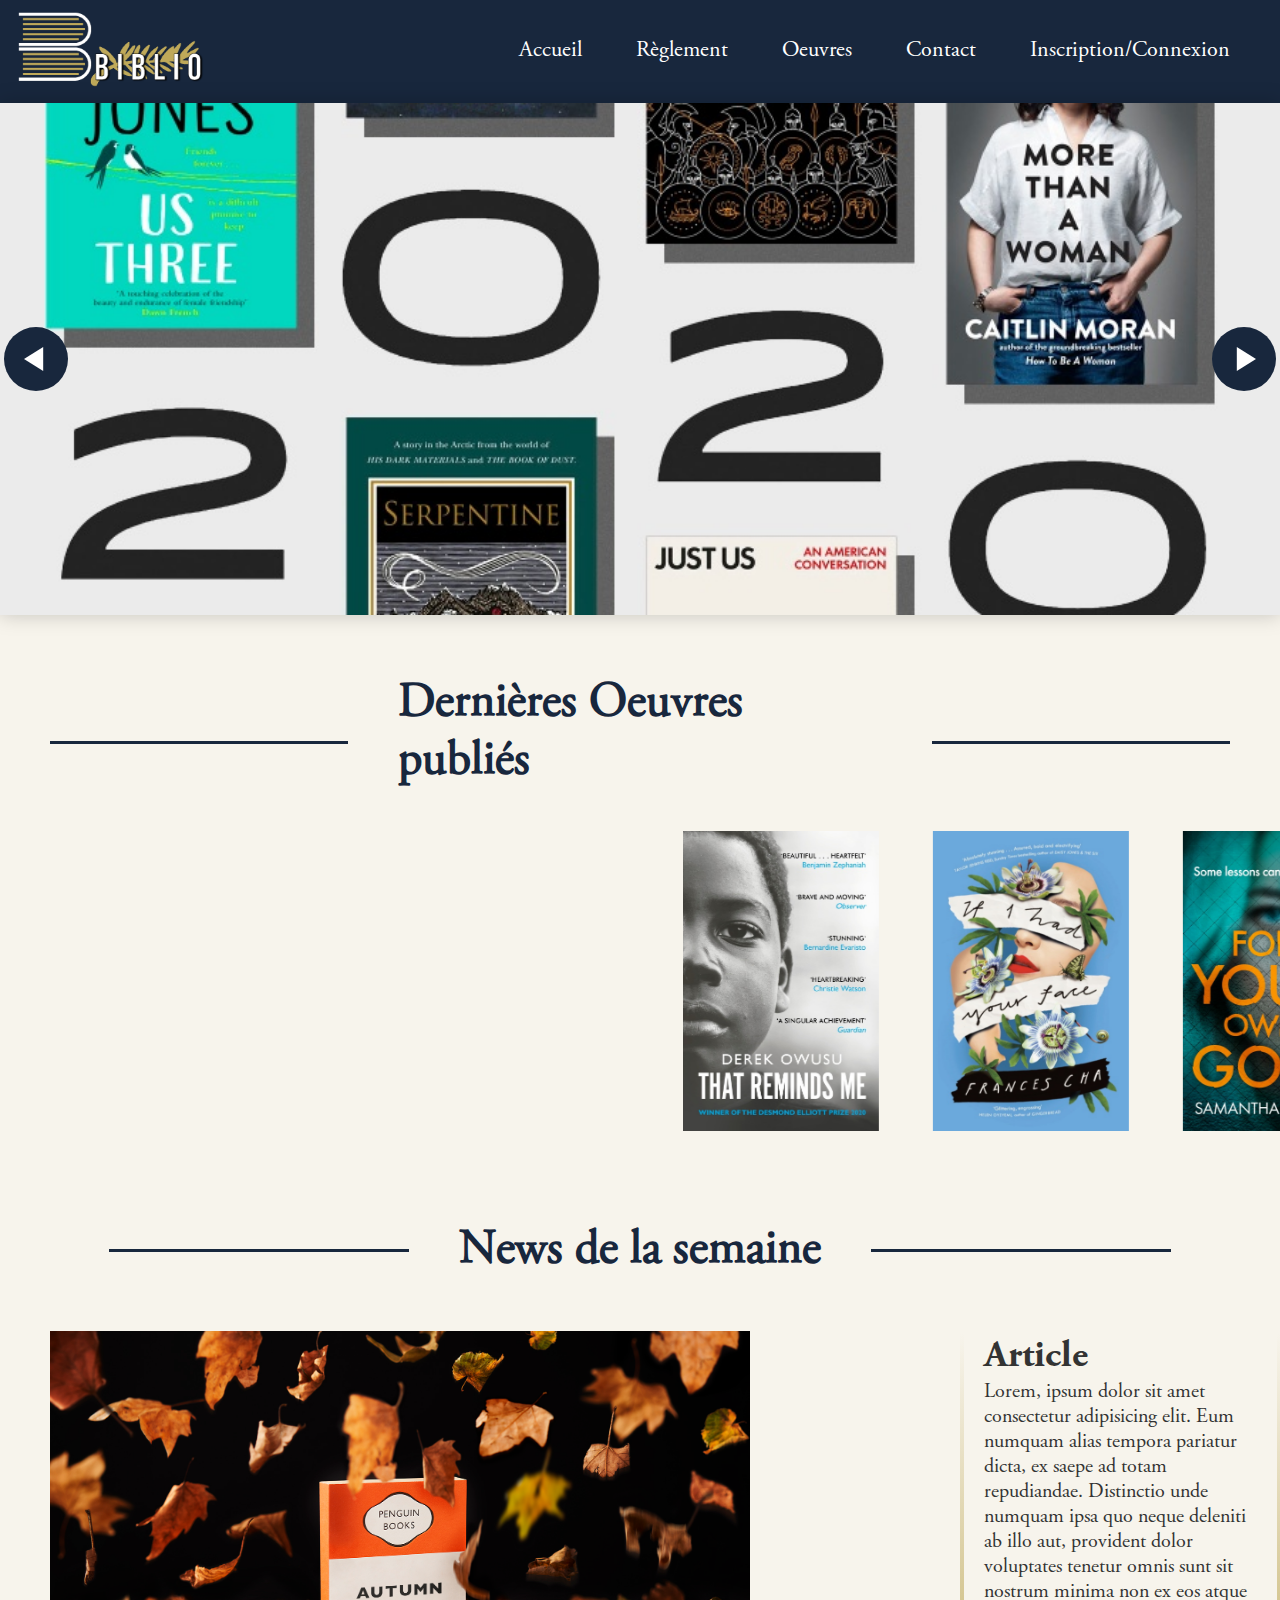
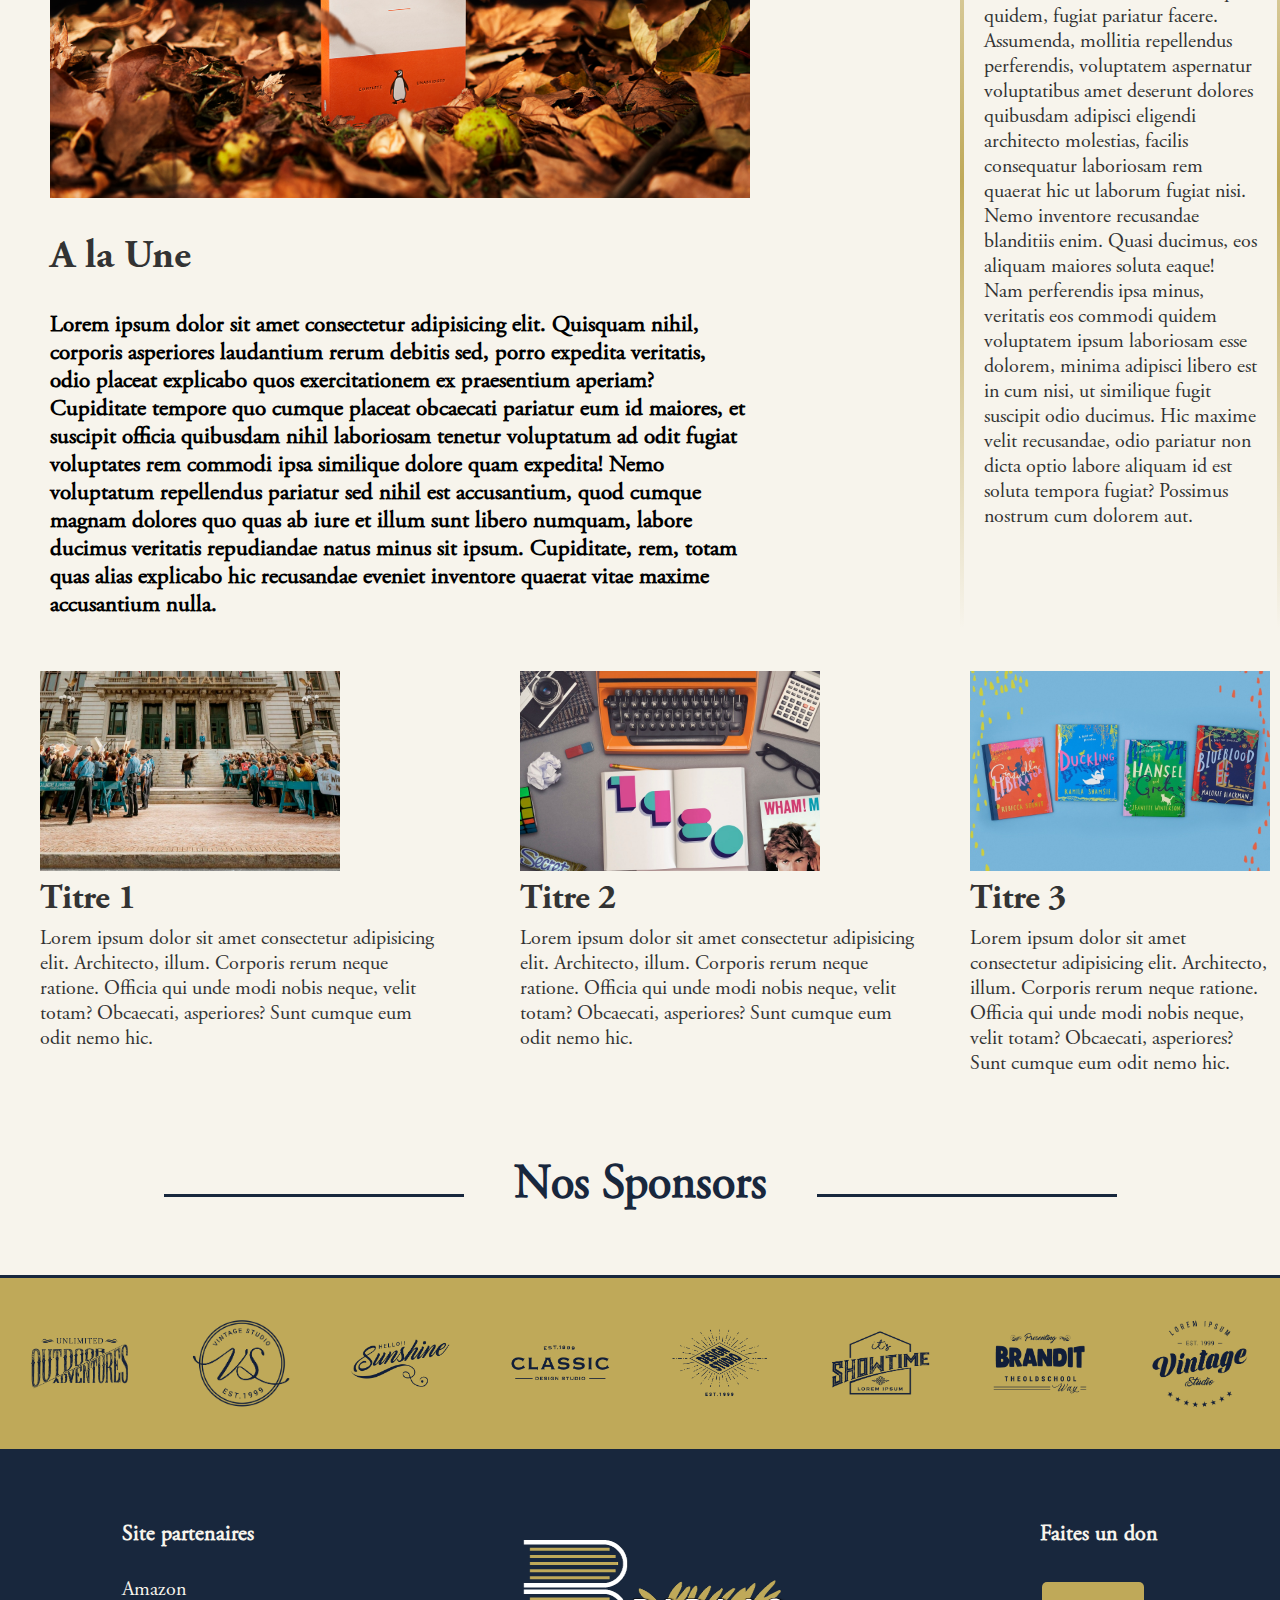
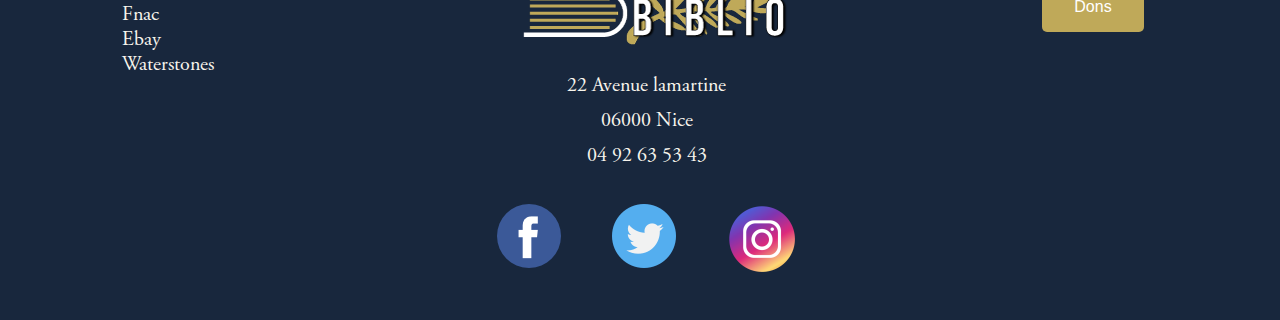
<file: index.html>
<!DOCTYPE html>
<html lang="fr">
  <head>
    <meta charset="UTF-8" />
    <meta name="viewport" content="width=device-width, initial-scale=1.0" />
    <link rel="stylesheet" href="./style.css" />
    <title>Bbiblio</title>
  </head>
  <body>

    <!-- /**** Navigateur ****/ -->
    <nav>
        <header>
            <a href="./index.html"><img src="./image/logo.png" alt="Bbiblio"></a>
        </header>
        <ul>
            <li><a href="./index.html">Accueil</a></li>
            <li><a href="./file/reglement.html">Règlement</a></li>
            <li><a href="./file/oeuvre.html">Oeuvres</a></li>
            <li><a href="./file/contact.html">Contact</a></li>
            <li><a href="./file/inscription.html">Inscription/Connexion</a></li>
        </ul>
    </nav>
    <!-- /**** Navigateur fin ****/ -->

    <!-- /**** Slider ****/ -->
    <section class="carousel" aria-label="Gallery">
      <ol class="carousel__viewport">
        <li id="carousel__slide1" tabindex="0" class="carousel__slide">
          <div class="carousel__snapper1">
            <a href="#carousel__slide3" class="carousel__prev">Dernier slide</a>
            <a href="#carousel__slide2" class="carousel__next">Slide suivant</a>
          </div>
        </li>
        <li id="carousel__slide2" tabindex="0" class="carousel__slide">
          <div class="carousel__snapper2"></div>
          <a href="#carousel__slide1" class="carousel__prev">Slide précédent</a>
          <a href="#carousel__slide3" class="carousel__next">Slide suivant</a>
        </li>
        <li id="carousel__slide3" tabindex="0" class="carousel__slide">
          <div class="carousel__snapper3"></div>
          <a href="#carousel__slide3" class="carousel__prev">Slide précédent</a>
          <a href="#carousel__slide1" class="carousel__next">Premier slide</a>
        </li>
      </ol>
    </section>
    <!-- /**** Slider fin ****/ -->

  <!-- /**** Marquee ****/ -->
  <aside>
      <div class="superline">
        <div class="line"></div>
        <h1>Dernières Oeuvres publiés</h1>
      <div class="line"></div>
      </div>
       <marquee behavior="alternate">
         <img src="./image/sl1.jpg">
         <img src="./image/sl2.jpg">
         <img src="./image/sl3.jpg">
         <img src="./image/sl4.jpg">
         <img src="./image/sl5.jpg">
         <img src="./image/sl6.jpg">
         <img src="./image/sl7.jpg">
         <img src="./image/sl8.jpg">
         <img src="./image/sl9.jpg">
         <img src="./image/sl10.jpg">
       </marquee>
   </aside>
 <!-- /**** Marquee fin ****/ -->

 <!-- /**** Article ****/ -->

 <article>
  <div class="titre">
    <div class="line"></div>
    <h1>News de la semaine</h1>
    <div class="line"></div>
  </div>
  <div class="une">
    <img src="./image/une.jpg" alt="">
    <h2>A la Une</h2>
    <h4>Lorem ipsum dolor sit amet consectetur adipisicing elit. Quisquam nihil, corporis asperiores laudantium rerum debitis sed, porro expedita veritatis, odio placeat explicabo quos exercitationem ex praesentium aperiam? Cupiditate tempore quo cumque placeat obcaecati pariatur eum id maiores, et suscipit officia quibusdam nihil laboriosam tenetur voluptatum ad odit fugiat voluptates rem commodi ipsa similique dolore quam expedita! Nemo voluptatum repellendus pariatur sed nihil est accusantium, quod cumque magnam dolores quo quas ab iure et illum sunt libero numquam, labore ducimus veritatis repudiandae natus minus sit ipsum. Cupiditate, rem, totam quas alias explicabo hic recusandae eveniet inventore quaerat vitae maxime accusantium nulla.</h4>
  </div>
  <div class="artaside">
    <h3>Article</h3>
    <p>Lorem, ipsum dolor sit amet consectetur adipisicing elit. Eum numquam alias tempora pariatur dicta, ex saepe ad totam repudiandae. Distinctio unde numquam ipsa quo neque deleniti ab illo aut, provident dolor voluptates tenetur omnis sunt sit nostrum minima non ex eos atque quidem, fugiat pariatur facere. Assumenda, mollitia repellendus perferendis, voluptatem aspernatur voluptatibus amet deserunt dolores quibusdam adipisci eligendi architecto molestias, facilis consequatur laboriosam rem quaerat hic ut laborum fugiat nisi. Nemo inventore recusandae blanditiis enim. Quasi ducimus, eos aliquam maiores soluta eaque! Nam perferendis ipsa minus, veritatis eos commodi quidem voluptatem ipsum laboriosam esse dolorem, minima adipisci libero est in cum nisi, ut similique fugit suscipit odio ducimus. Hic maxime velit recusandae, odio pariatur non dicta optio labore aliquam id est soluta tempora fugiat? Possimus nostrum cum dolorem aut.</p>
  </div>
  <div class="art1">
    <img class="artimg" src="./image/art1.jpg" alt="">
    <h3 class="sous_titre">Titre 1</h3>
    <p>Lorem ipsum dolor sit amet consectetur adipisicing elit. Architecto, illum. Corporis rerum neque ratione. Officia qui unde modi nobis neque, velit totam? Obcaecati, asperiores? Sunt cumque eum odit nemo hic.</p>
  </div>
  <div class="art2">
    <img class="artimg" src="./image/art2.jpg" alt="">
    <h3 class="sous_titre">Titre 2</h3>
    <p>Lorem ipsum dolor sit amet consectetur adipisicing elit. Architecto, illum. Corporis rerum neque ratione. Officia qui unde modi nobis neque, velit totam? Obcaecati, asperiores? Sunt cumque eum odit nemo hic.</p>
  </div>
  <div class="art3">
    <img class="artimg" src="./image/art3.jpg" alt="">
    <h3 class="sous_titre">Titre 3</h3>
    <p>Lorem ipsum dolor sit amet consectetur adipisicing elit. Architecto, illum. Corporis rerum neque ratione. Officia qui unde modi nobis neque, velit totam? Obcaecati, asperiores? Sunt cumque eum odit nemo hic.</p>
  </div>
</article>
 <!-- /**** Logos ****/-->
 <div id="titre">
  <div class="line"></div>
  <h1>Nos Sponsors</h1>
  <div class="line"></div>
</div>
 <div class="logos">
  <img src="./image/logo1.png" alt="">
  <img src="./image/logo2.png" alt="">
  <img src="./image/logo3.png" alt="">
  <img src="./image/logo4.png" alt="">
  <img src="./image/logo5.png" alt="">
  <img src="./image/logo6.png" alt="">
  <img src="./image/logo7.png" alt="">
  <img src="./image/logo8.png" alt="">
</div>
<!-- /**** Logos fin ****/ -->

<!-- /**** Footer ****/ -->
<footer>
  <div class="partenaires">
    <h5>Site partenaires</h5>
    <a href="https://www.amazon.fr">Amazon</a>
    <a href="https://www.fnac.com/">Fnac</a>
    <a href="https://www.ebay.fr/">Ebay</a>
    <a href="https://www.waterstones.com">Waterstones</a>
  </div>
  <div class="center">
    <div class="coordonner">
      <img src="./image/logo.png" alt="">
      <a href="">22 Avenue lamartine</a>
      <a href="">06000 Nice</a>
      <a href="">04 92 63 53 43</a>
    </div>
    <div class="reseau">
      <a href="https://www.facebook.com/"><img src="./image/facebook.png" alt=""></a>
        <a href="https://www.twitter.com"><img src="./image/twitter.png" alt=""></a>
        <a href="https://www.instagram.com/"><img src="./image/insta.png" alt=""></a>
    </div>
  </div>
  <div class="dons">
    <h5>Faites un don</h5>
    <button class="btn">Dons</button>
  </div>
</footer>
<!-- /**** Footer fin ****/ -->
</body>
</html>
</file>
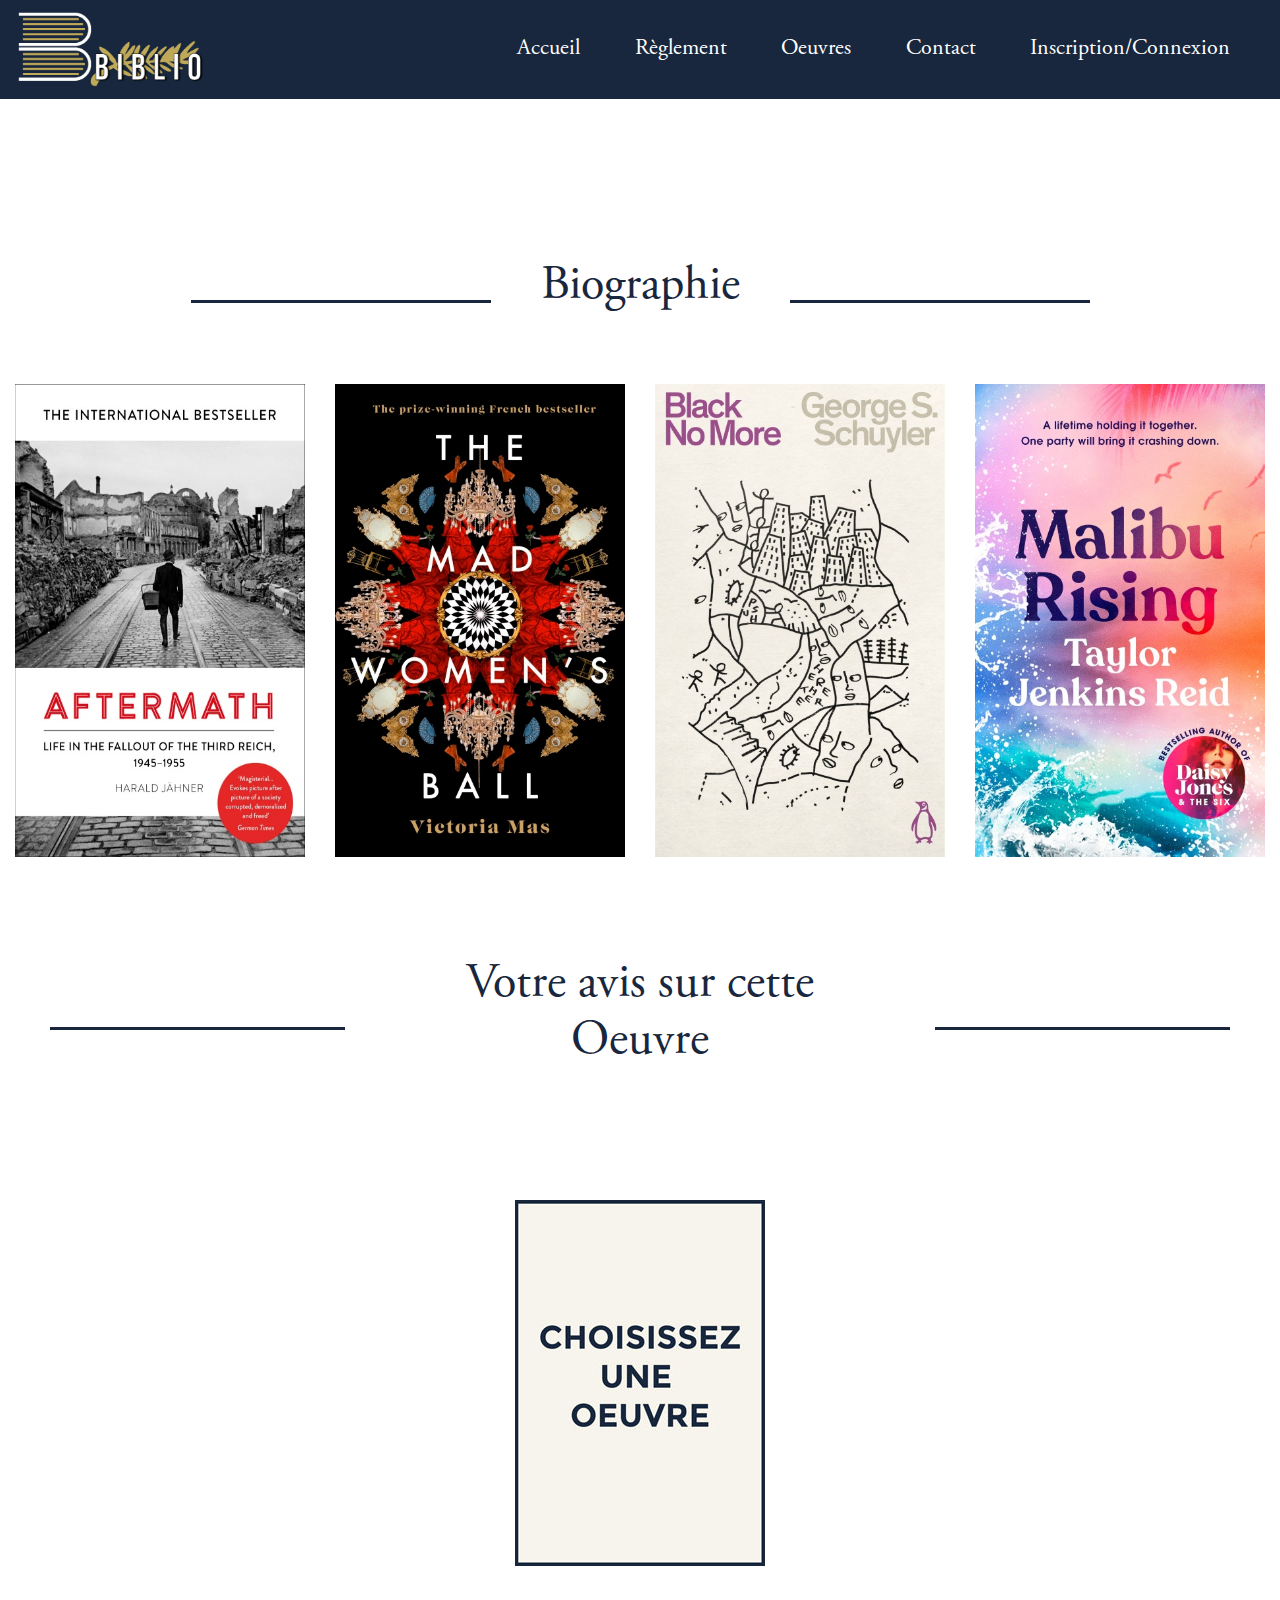
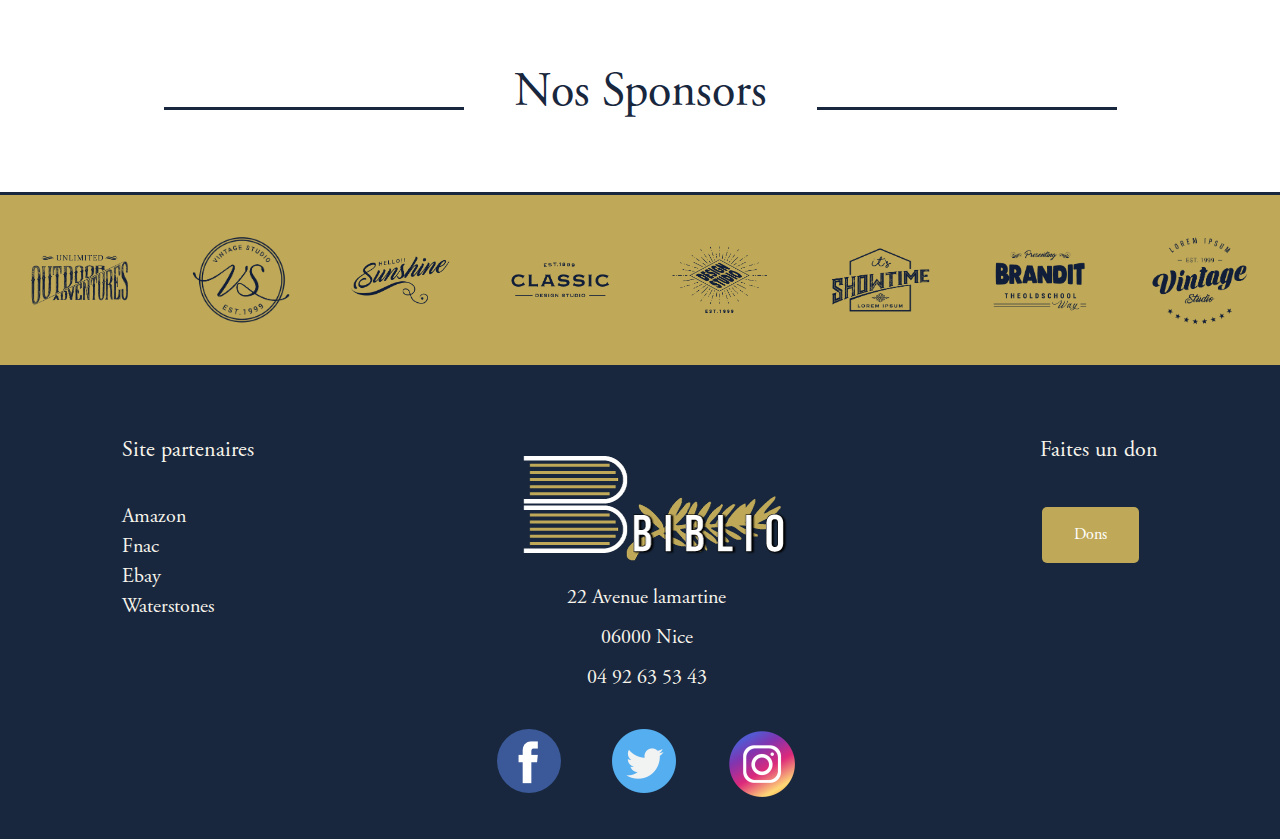
<file: file/biographie.html>
<!DOCTYPE html>
<html lang="fr">
  <head>
    <meta charset="UTF-8" />
    <meta name="viewport" content="width=device-width, initial-scale=1.0" />
    <link rel="stylesheet" href="https://use.fontawesome.com/releases/v5.0.8/css/all.css">
    <link rel="stylesheet" href="https://maxcdn.bootstrapcdn.com/bootstrap/4.0.0/css/bootstrap.min.css">
    <link rel="stylesheet" href="../css/base.css" />
    <link rel="stylesheet" href="../css/book.css" />
    <script defer src="../js/biographie.js"></script>
    <title>Bbiblio - Biographie</title>
  </head>
  <body>

  <!-- /**** Navigateur ****/ -->
    <nav>
        <header>
            <a href="../index.html"><img src="../image/logo.png" alt="Bbiblio"></a>
        </header>
        <ul>
            <li><a href="../index.html">Accueil</a></li>
            <li><a href="../file/reglement.html">Règlement</a></li>
            <li><a href="../file/oeuvre.html">Oeuvres</a></li>
            <li><a href="../file/contact.html">Contact</a></li>
            <li><a href="../file/inscription.html">Inscription/Connexion</a></li>
        </ul>
    </nav>
  <!-- /**** Navigateur fin ****/ -->
  <br><br><br><br><br>
  <!-- Oeuvre -->
  <div id="titre">
    <div class="line"></div>
    <h1>Biographie</h1>
    <div class="line"></div>
  </div>

  <div class="oeuvre">
    <img id="img13" src="../image/sl12.jpg" alt="Biographie"></a>
    <img id="img14" src="../image/sl13.jpg" alt="Biographie"></a>
    <img id="img15" src="../image/sl14.jpg" alt="Biographie"></a>
    <img id="img16" src="../image/sl15.jpg" alt="Biographie"></a>
  </div>

  <!-- Notation Jury -->
  <div id="titre">
    <div class="line"></div>
    <h1>Votre avis sur cette Oeuvre</h1>
    <div class="line"></div>
  </div>

  <div class="principal">
    <div class="jaquette">
        <img id="jaquette2" src="../image/jaquette.jpg" alt="">
        <div class="nota">
          <div class="button_cont2" align="center"><a class="example_b" href="#" >TÉLÉCHARGER</a></div>
        </div>
    </div>
     <div class="score">
        <div class="form-group">
          <select id="product-select" class="form-control custom-select">
              <option value="0" disabled selected>Note de 1 à 10</option>
              <option value="style">Style</option>
              <option value="illustration">Illustration</option>
              <option value="page">Mise en page</option>
              <option value="emotion">Émotion</option>
              <!-- <option value="phillips">Phillips 4K TV</option> -->
            </select>
        </div>
        <div class="form-group">
          <input type="number" id="rating-control" class="form-control" step="0.1" max="10" placeholder="Note de 1 à 10" disabled>
        </div>
        <br>
        <div class="sco">
            <div class="nota style">
              <h1>Style :</h1>
                <div class="stars-outer">
                  <div class="stars-inner"></div>
                </div>
                <span class="number-rating"></span>
            </div>
            <div class="nota illustration">
              <h1>Illustration :</h1>
                <div class="stars-outer">
                  <div class="stars-inner"></div>
                </div>
                <span class="number-rating"></span>
            </div>
            <div class="nota page">
              <h1>Mise en page :</h1>
                <div class="stars-outer">
                  <div class="stars-inner"></div>
                </div>
                <span class="number-rating"></span>
            </div>
            <div class="nota emotion">
              <h1>Émotion :</h1>
                <div class="stars-outer">
                  <div class="stars-inner"></div>
                </div>
                <span class="number-rating"></span>
            </div>
            <br><br>
            <div class="nota final">
              <h1>Note général :</h1>
                <div class="stars-outer">
                  <div class="starsis stars-inner"></div>
                </div>
                <span class="num number-rating"></span>
            </div>
            <br>
            <div class="nota final">
              <textarea id="w3review" name="w3review" rows="4" cols="115">
 Commentaire :
                </textarea>
            </div>
            <p id="resultat"></p>
            <br>
            <div class="nota final">
              <div class="button_cont" align="center"><a class="example_a" href="#jaquette2">Notez</a></div>
            </div>
        </div>
        </div>
    </div>


  <!-- /**** Logos ****/ -->
  <div id="titre">
    <div class="line"></div>
    <h1>Nos Sponsors</h1>
    <div class="line"></div>
  </div>
   <div class="logos">
    <img src="../image/logo1.png" alt="">
    <img src="../image/logo2.png" alt="">
    <img src="../image/logo3.png" alt="">
    <img src="../image/logo4.png" alt="">
    <img src="../image/logo5.png" alt="">
    <img src="../image/logo6.png" alt="">
    <img src="../image/logo7.png" alt="">
    <img src="../image/logo8.png" alt="">
  </div>
  <!-- /**** Logos fin ****/ -->
  
  <!-- /**** Footer ****/ -->
  <footer>
    <div class="partenaires">
      <h5>Site partenaires</h5>
      <a href="https://www.amazon.fr">Amazon</a>
      <a href="https://www.fnac.com/">Fnac</a>
      <a href="https://www.ebay.fr/">Ebay</a>
      <a href="https://www.waterstones.com">Waterstones</a>
    </div>
    <div class="center">
      <div class="coordonner">
        <img src="../image/logo.png" alt="">
        <a href="">22 Avenue lamartine</a>
        <a href="">06000 Nice</a>
        <a href="">04 92 63 53 43</a>
      </div>
      <div class="reseau">
        <a href="https://www.facebook.com/"><img src="../image/facebook.png" alt=""></a>
        <a href="https://www.twitter.com"><img src="../image/twitter.png" alt=""></a>
        <a href="https://www.instagram.com/"><img src="../image/insta.png" alt=""></a>
      </div>
    </div>
    <div class="dons">
      <h5>Faites un don</h5>
      <button class="btn">Dons</button>
    </div>
  </footer>
  <!-- /**** Footer fin ****/ -->
  </body>
  </html>
</file>
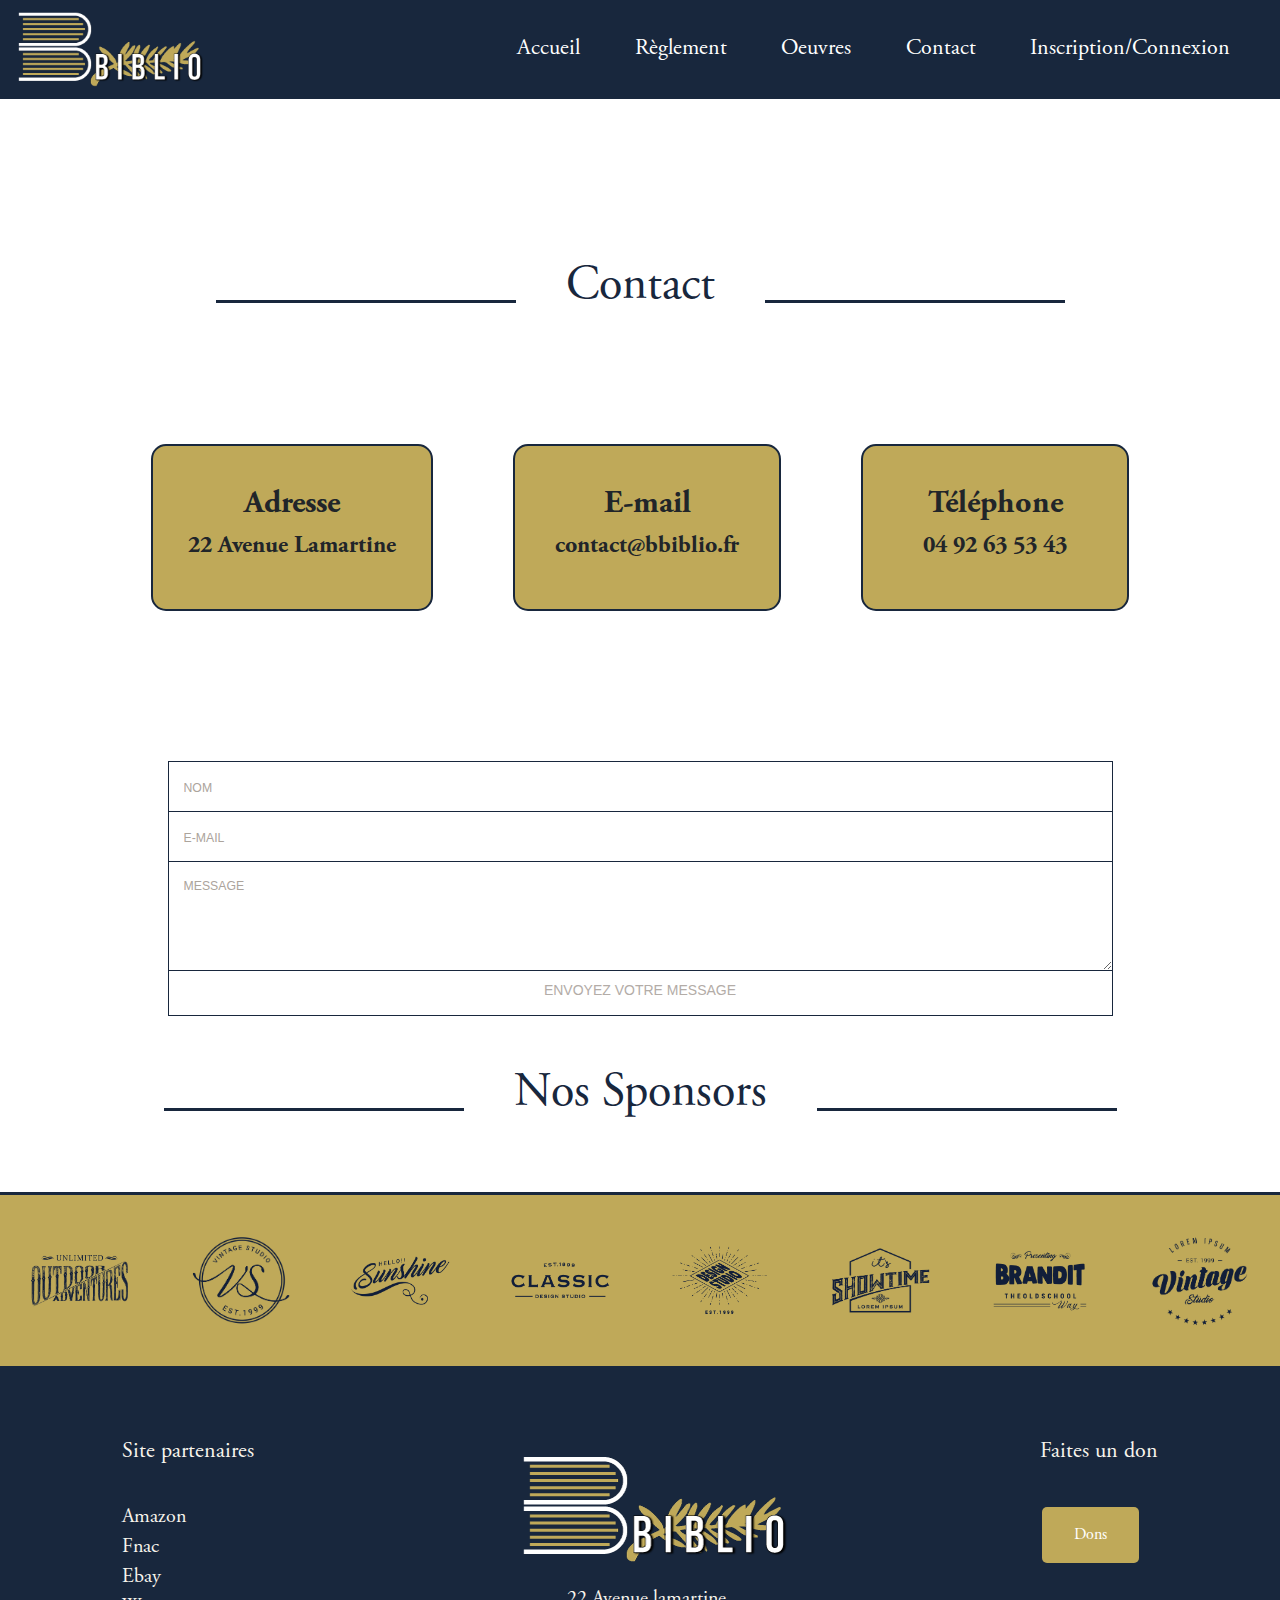
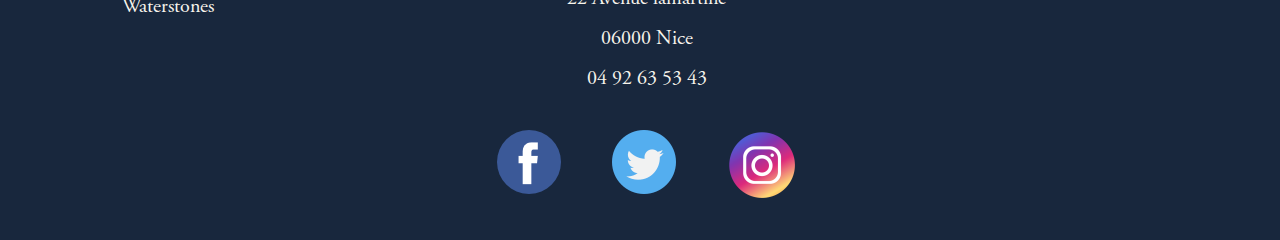
<file: file/contact.html>
<!DOCTYPE html>
<html lang="fr">
  <head>
    <meta charset="UTF-8" />
    <meta name="viewport" content="width=device-width, initial-scale=1.0" />
    <link rel="stylesheet" href="https://use.fontawesome.com/releases/v5.0.8/css/all.css">
    <link rel="stylesheet" href="https://maxcdn.bootstrapcdn.com/bootstrap/4.0.0/css/bootstrap.min.css">
    <link rel="stylesheet" href="../css/base.css" />
    <link rel="stylesheet" href="../css/book.css" />
    <script defer src="../js/contact.js"></script>
    <title>Bbiblio - Contact</title>
  </head>
  <body>

  <!-- /**** Navigateur ****/ -->
  <nav>
    <header>
        <a href="../index.html"><img src="../image/logo.png" alt="Bbiblio"></a>
    </header>
    <ul>
        <li><a href="../index.html">Accueil</a></li>
        <li><a href="../file/reglement.html">Règlement</a></li>
        <li><a href="../file/oeuvre.html">Oeuvres</a></li>
        <li><a href="../file/contact.html">Contact</a></li>
        <li><a href="../file/inscription.html">Inscription/Connexion</a></li>
    </ul>
  </nav>
  <!-- /**** Navigateur fin ****/ -->
  <br><br><br><br><br>

  <!-- Oeuvre -->
  <div id="titre">
    <div class="line"></div>
    <h1>Contact</h1>
    <div class="line"></div>
  </div>

  <!-- Coordonnés -->
  <div class="block">
    <div class="case case1">
        <h2>Adresse</h2>
        <h4>22 Avenue Lamartine</h4>
    </div>
    <div class="case">
        <h2>E-mail</h2>
        <h4>contact@bbiblio.fr</h4>
    </div>
    <div class="case case3 ">
        <h2>Téléphone</h2>
        <h4>04 92 63 53 43</h4>
    </div>
 </div>

  <!-- Contact -->
  <form id="form" class="topBefore">
    <input id="name" type="text" placeholder="NOM">
    <input id="email" type="text" pattern="\b[\w.-]+@[\w.-]+.\w{2,4}\b" title="Veuillez inscrire une adresse mail valide" placeholder="E-MAIL">
    <textarea id="message" type="text" placeholder="MESSAGE"></textarea>
    <input id="submit" type="submit" value="ENVOYEZ VOTRE MESSAGE">
  </form>

  <!-- /**** Logos ****/ -->
  <div id="titre">
    <div class="line"></div>
    <h1>Nos Sponsors</h1>
    <div class="line"></div>
  </div>
   <div class="logos">
    <img src="../image/logo1.png" alt="">
    <img src="../image/logo2.png" alt="">
    <img src="../image/logo3.png" alt="">
    <img src="../image/logo4.png" alt="">
    <img src="../image/logo5.png" alt="">
    <img src="../image/logo6.png" alt="">
    <img src="../image/logo7.png" alt="">
    <img src="../image/logo8.png" alt="">
  </div>
  <!-- /**** Logos fin ****/ -->
  
  <!-- /**** Footer ****/ -->
  <footer>
    <div class="partenaires">
      <h5>Site partenaires</h5>
      <a href="https://www.amazon.fr">Amazon</a>
      <a href="https://www.fnac.com/">Fnac</a>
      <a href="https://www.ebay.fr/">Ebay</a>
      <a href="https://www.waterstones.com">Waterstones</a>
    </div>
    <div class="center">
      <div class="coordonner">
        <img src="../image/logo.png" alt="">
        <a href="">22 Avenue lamartine</a>
        <a href="">06000 Nice</a>
        <a href="">04 92 63 53 43</a>
      </div>
      <div class="reseau">
        <a href="https://www.facebook.com/"><img src="../image/facebook.png" alt=""></a>
        <a href="https://www.twitter.com"><img src="../image/twitter.png" alt=""></a>
        <a href="https://www.instagram.com/"><img src="../image/insta.png" alt=""></a>
      </div>
    </div>
    <div class="dons">
      <h5>Faites un don</h5>
      <button class="btn">Dons</button>
    </div>
  </footer>
  <!-- /**** Footer fin ****/ -->
  </body>
  </html>
</file>
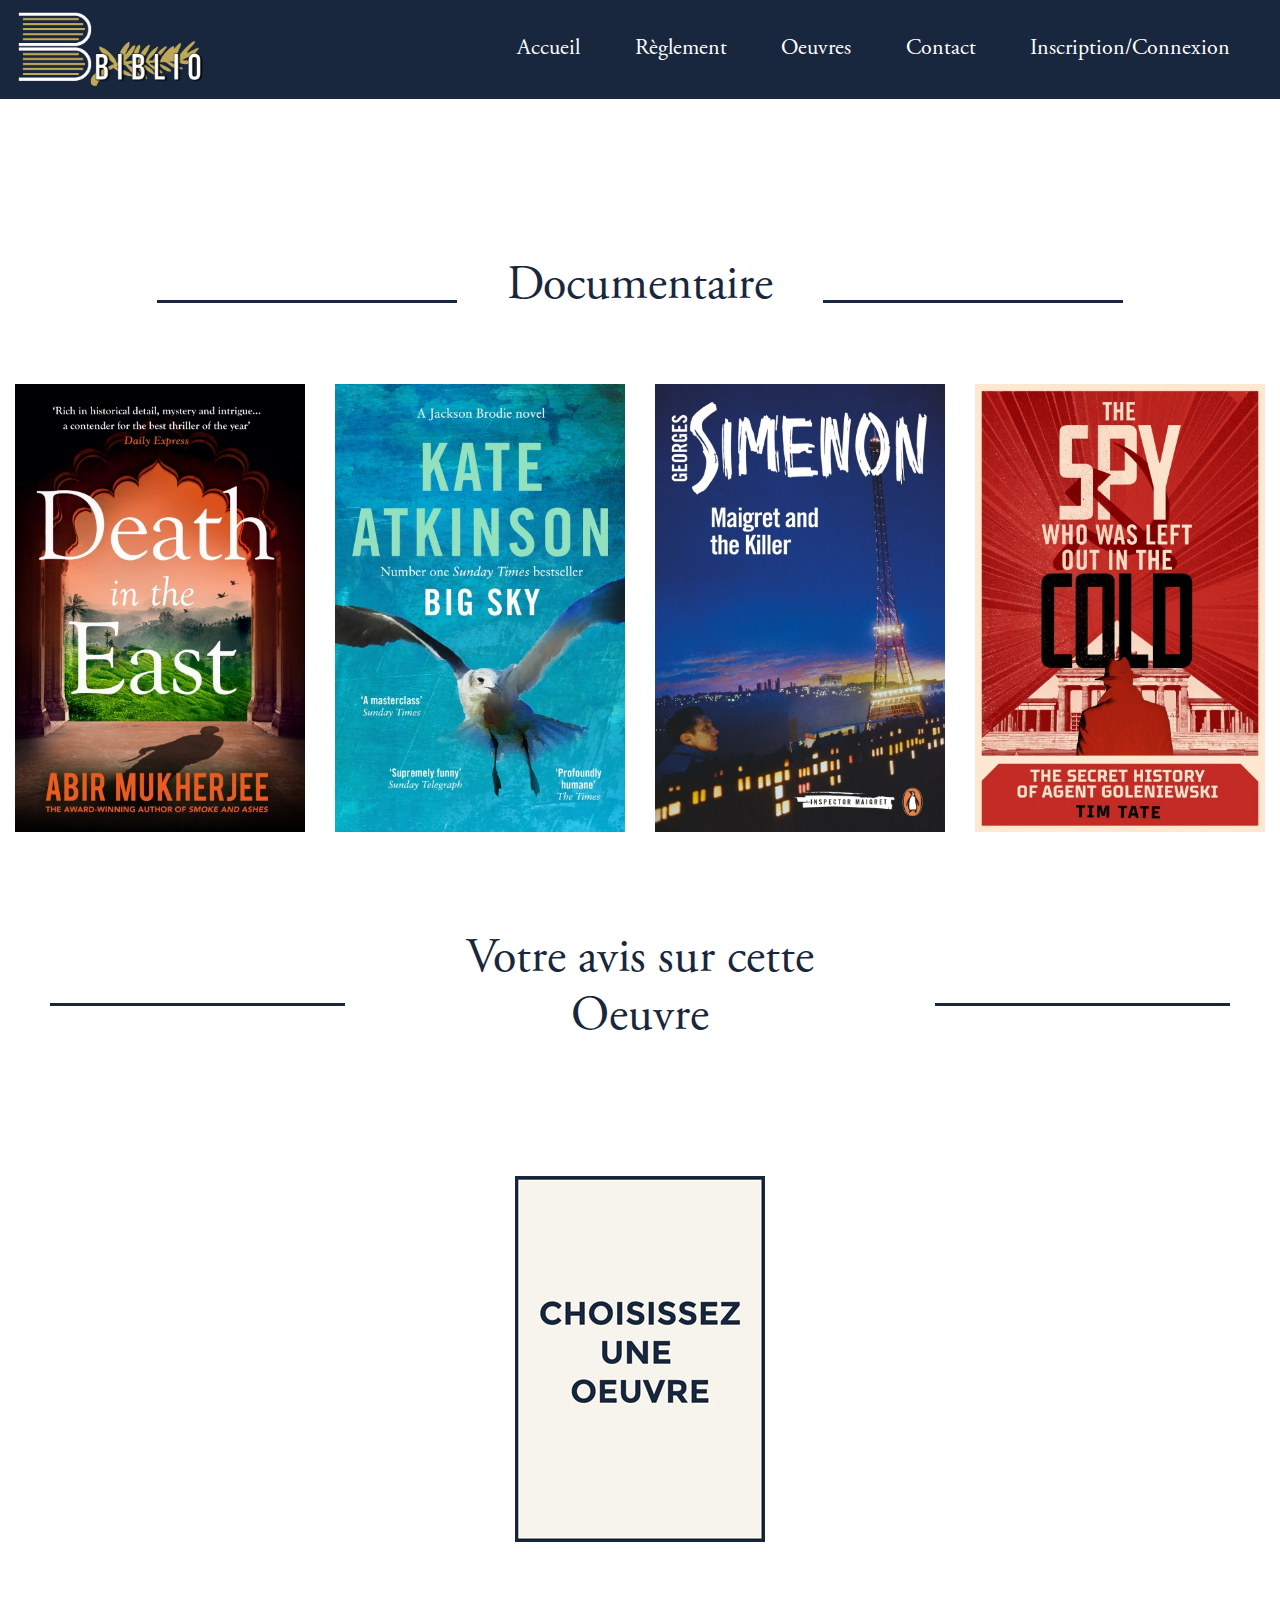
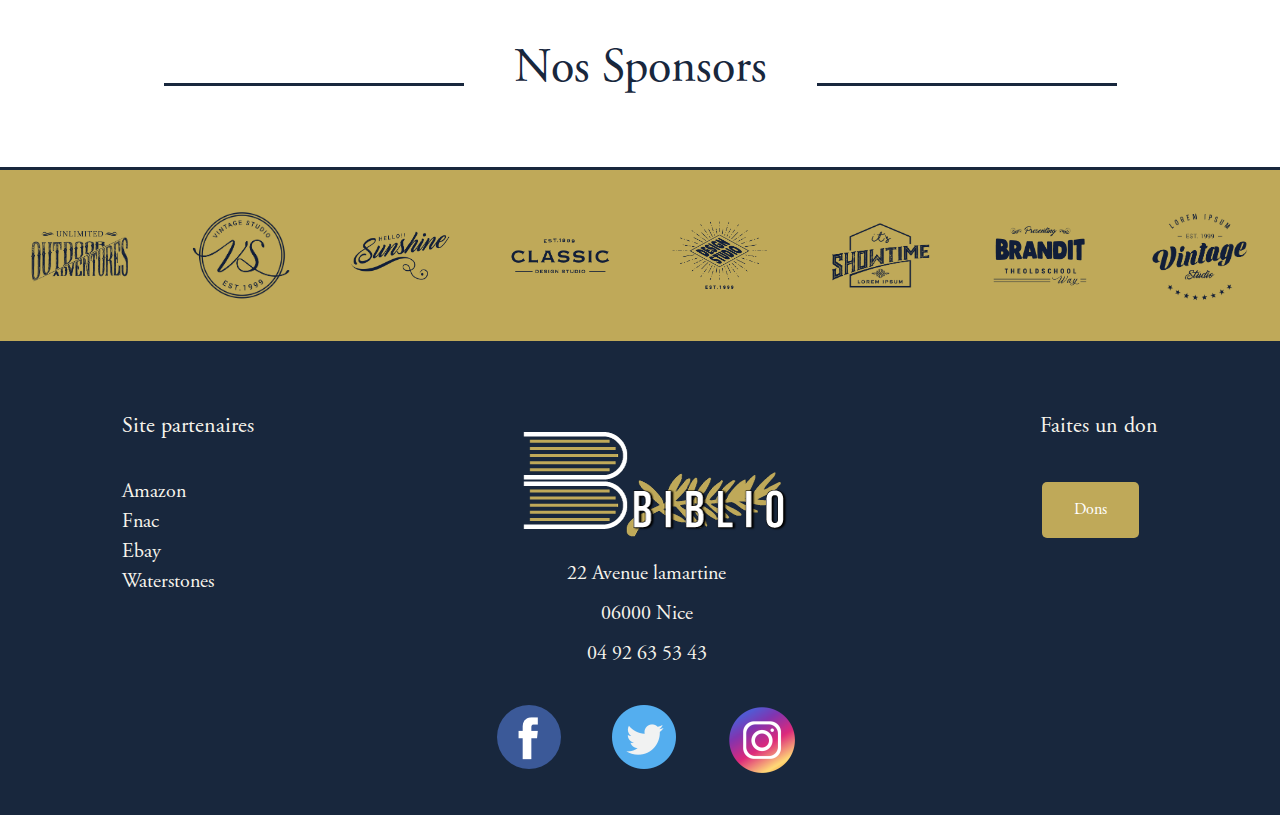
<file: file/documentaire.html>
<!DOCTYPE html>
<html lang="fr">
  <head>
    <meta charset="UTF-8" />
    <meta name="viewport" content="width=device-width, initial-scale=1.0" />
    <link rel="stylesheet" href="https://use.fontawesome.com/releases/v5.0.8/css/all.css">
    <link rel="stylesheet" href="https://maxcdn.bootstrapcdn.com/bootstrap/4.0.0/css/bootstrap.min.css">
    <link rel="stylesheet" href="../css/base.css" />
    <link rel="stylesheet" href="../css/book.css" />
    <script defer src="../js/documentaire.js"></script>
    <title>Bbiblio</title>
  </head>
  <body>

  

  <!-- /**** Navigateur ****/ -->
    <nav>
        <header>
            <a href="../index.html"><img src="../image/logo.png" alt="Bbiblio"></a>
        </header>
        <ul>
            <li><a href="../index.html">Accueil</a></li>
            <li><a href="../file/reglement.html">Règlement</a></li>
            <li><a href="../file/oeuvre.html">Oeuvres</a></li>
            <li><a href="../file/contact.html">Contact</a></li>
            <li><a href="../file/inscription.html">Inscription/Connexion</a></li>
        </ul>
    </nav>
  <!-- /**** Navigateur fin ****/ -->
  <br><br><br><br><br>
  <!-- Oeuvre -->
  <div id="titre">
    <div class="line"></div>
    <h1>Documentaire</h1>
    <div class="line"></div>
  </div>

  <div class="oeuvre">
    <img id="img9" src="../image/sl8.jpg" alt="documentaire">
    <img id="img10" src="../image/sl9.jpg" alt="documentaire">
    <img id="img11" src="../image/sl10.jpg" alt="documentaire">
    <img id="img12" src="../image/sl11.jpg" alt="documentaire">
  </div>

  <!-- Notation Jury -->
  <div id="titre">
    <div class="line"></div>
    <h1>Votre avis sur cette Oeuvre</h1>
    <div class="line"></div>
  </div>

  <div class="principal">
    <div class="jaquette">
        <img id="jaquette2" src="../image/jaquette.jpg" alt="">
        <div class="nota">
          <div class="button_cont2" align="center"><a class="example_b" href="" >TÉLÉCHARGER</a></div>
        </div>
    </div>
     <div class="score">
        <div class="form-group">
          <select id="product-select" class="form-control custom-select">
              <option value="0" disabled selected>Note de 1 à 10</option>
              <option value="style">Style</option>
              <option value="illustration">Illustration</option>
              <option value="page">Mise en page</option>
              <option value="emotion">Émotion</option>
              <!-- <option value="phillips">Phillips 4K TV</option> -->
            </select>
        </div>
        <div class="form-group">
          <input type="number" id="rating-control" class="form-control" step="0.1" max="10" placeholder="Note de 1 à 10" disabled>
        </div>
        <br>
        <div class="sco">
            <div class="nota style">
              <h1>Style :</h1>
                <div class="stars-outer">
                  <div class="stars-inner"></div>
                </div>
                <span class="number-rating"></span>
            </div>
            <div class="nota illustration">
              <h1>Illustration :</h1>
                <div class="stars-outer">
                  <div class="stars-inner"></div>
                </div>
                <span class="number-rating"></span>
            </div>
            <div class="nota page">
              <h1>Mise en page :</h1>
                <div class="stars-outer">
                  <div class="stars-inner"></div>
                </div>
                <span class="number-rating"></span>
            </div>
            <div class="nota emotion">
              <h1>Émotion :</h1>
                <div class="stars-outer">
                  <div class="stars-inner"></div>
                </div>
                <span class="number-rating"></span>
            </div>
            <br><br>
            <div class="nota final">
              <h1>Note général :</h1>
                <div class="stars-outer">
                  <div class="starsis stars-inner"></div>
                </div>
                <span class="num number-rating"></span>
            </div>
            <br>
            <div class="nota final">
              <textarea id="w3review" name="w3review" rows="4" cols="115">
 Commentaire :
                </textarea>
            </div>
            <p id="resultat"></p>
            <br>
            <div class="nota final">
              <div class="button_cont" align="center"><a class="example_a" href="#jaquette2">Notez</a></div>
            </div>
        </div>
        </div>
    </div>


  <!-- /**** Logos ****/ -->
  <div id="titre">
    <div class="line"></div>
    <h1>Nos Sponsors</h1>
    <div class="line"></div>
  </div>
   <div class="logos">
    <img src="../image/logo1.png" alt="">
    <img src="../image/logo2.png" alt="">
    <img src="../image/logo3.png" alt="">
    <img src="../image/logo4.png" alt="">
    <img src="../image/logo5.png" alt="">
    <img src="../image/logo6.png" alt="">
    <img src="../image/logo7.png" alt="">
    <img src="../image/logo8.png" alt="">
  </div>
  <!-- /**** Logos fin ****/ -->
  
  <!-- /**** Footer ****/ -->
  <footer>
    <div class="partenaires">
      <h5>Site partenaires</h5>
      <a href="https://www.amazon.fr">Amazon</a>
      <a href="https://www.fnac.com/">Fnac</a>
      <a href="https://www.ebay.fr/">Ebay</a>
      <a href="https://www.waterstones.com">Waterstones</a>
    </div>
    <div class="center">
      <div class="coordonner">
        <img src="../image/logo.png" alt="">
        <a href="">22 Avenue lamartine</a>
        <a href="">06000 Nice</a>
        <a href="">04 92 63 53 43</a>
      </div>
      <div class="reseau">
        <a href="https://www.facebook.com/"><img src="../image/facebook.png" alt=""></a>
        <a href="https://www.twitter.com"><img src="../image/twitter.png" alt=""></a>
        <a href="https://www.instagram.com/"><img src="../image/insta.png" alt=""></a>
      </div>
    </div>
    <div class="dons">
      <h5>Faites un don</h5>
      <button class="btn">Dons</button>
    </div>
  </footer>
  <!-- /**** Footer fin ****/ -->
  </body>
  </html>
</file>
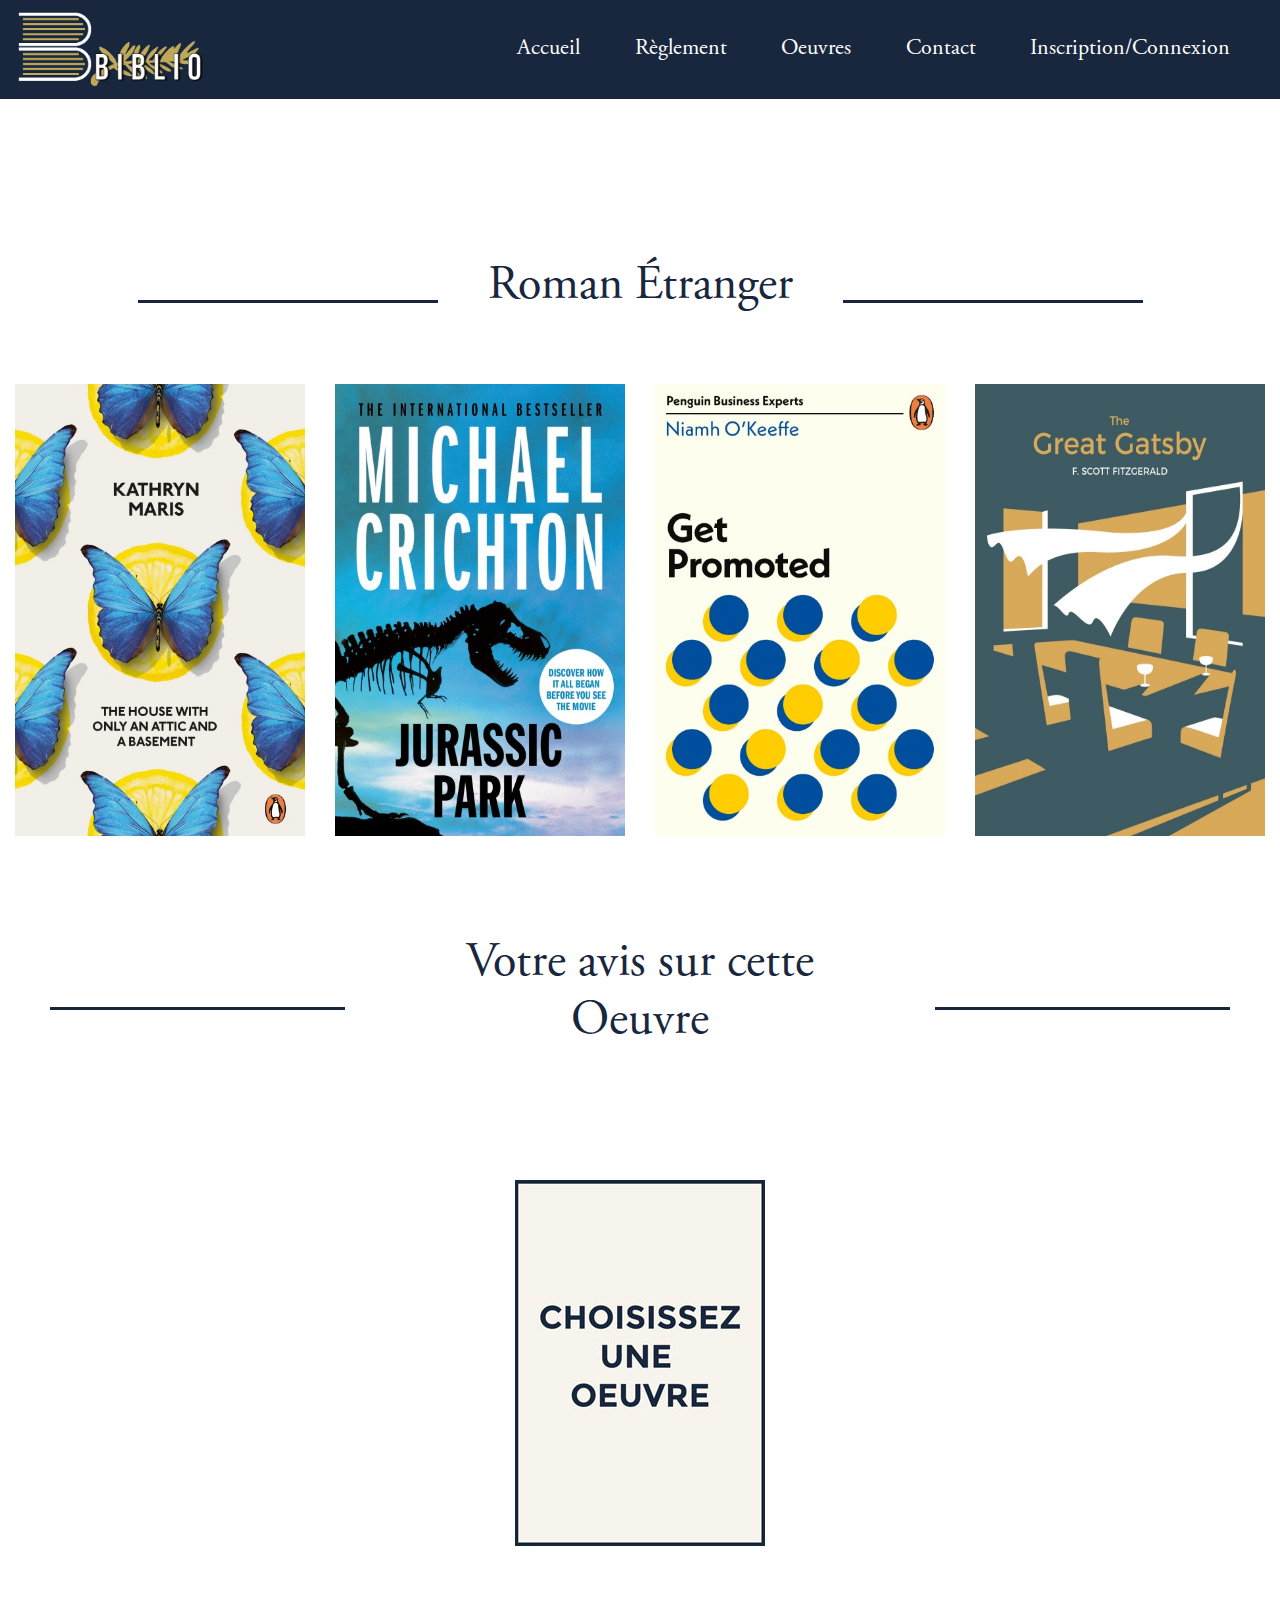
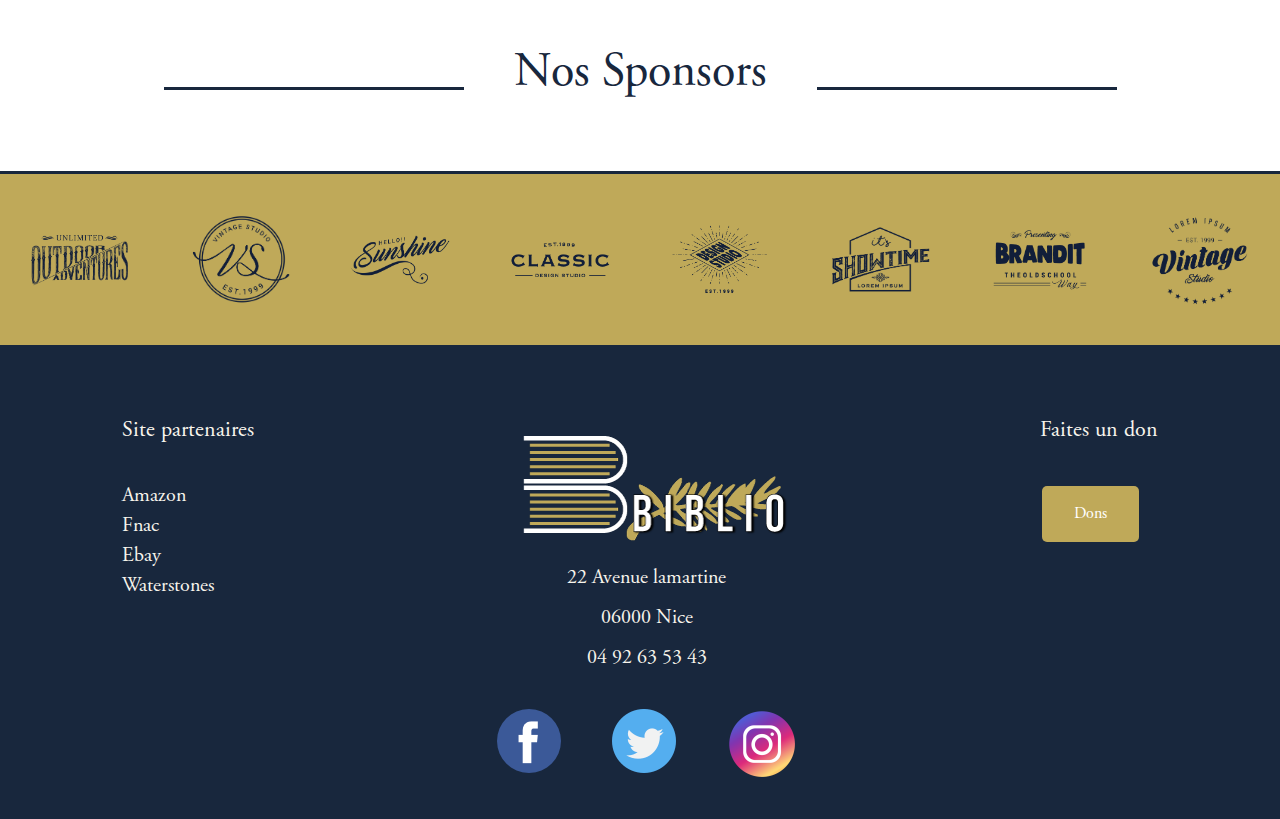
<file: file/etranger.html>
<!DOCTYPE html>
<html lang="fr">
  <head>
    <meta charset="UTF-8" />
    <meta name="viewport" content="width=device-width, initial-scale=1.0" />
    <link rel="stylesheet" href="https://use.fontawesome.com/releases/v5.0.8/css/all.css">
    <link rel="stylesheet" href="https://maxcdn.bootstrapcdn.com/bootstrap/4.0.0/css/bootstrap.min.css">
    <link rel="stylesheet" href="../css/base.css" />
    <link rel="stylesheet" href="../css/book.css" />
    <script defer src="../js/etranger.js"></script>
    <title>Bbiblio - Roman Étranger</title>
  </head>
  <body>

  <!-- /**** Navigateur ****/ -->
    <nav>
        <header>
            <a href="../index.html"><img src="../image/logo.png" alt="Bbiblio"></a>
        </header>
        <ul>
            <li><a href="../index.html">Accueil</a></li>
            <li><a href="../file/reglement.html">Règlement</a></li>
            <li><a href="../file/oeuvre.html">Oeuvres</a></li>
            <li><a href="../file/contact.html">Contact</a></li>
            <li><a href="../file/inscription.html">Inscription/Connexion</a></li>
        </ul>
    </nav>
  <!-- /**** Navigateur fin ****/ -->
  <br><br><br><br><br>

  <!-- Oeuvre -->
  <div id="titre">
    <div class="line"></div>
    <h1>Roman Étranger</h1>
    <div class="line"></div>
  </div>

  <div class="oeuvre">
    <img id="img5" src="../image/sl4.jpg" alt="Roman Étranger">
    <img id="img6" src="../image/sl5.jpg" alt="Roman Étranger">
    <img id="img7" src="../image/sl6.jpg" alt="Roman Étranger">
    <img id="img8" src="../image/sl7.jpg" alt="Roman Étranger">
  </div>

  <!-- Notation Jury -->
  <div id="titre">
    <div class="line"></div>
    <h1>Votre avis sur cette Oeuvre</h1>
    <div class="line"></div>
  </div>

  <div class="principal">
    <div class="jaquette">
        <img id="jaquette2" src="../image/jaquette.jpg" alt="">
        <div class="nota">
          <div class="button_cont2" align="center"><a class="example_b" href="" >TÉLÉCHARGER</a></div>
        </div>
    </div>
     <div class="score">
        <div class="form-group">
          <select id="product-select" class="form-control custom-select">
              <option value="0" disabled selected>Note de 1 à 10</option>
              <option value="style">Style</option>
              <option value="illustration">Illustration</option>
              <option value="page">Mise en page</option>
              <option value="emotion">Émotion</option>
              <!-- <option value="phillips">Phillips 4K TV</option> -->
            </select>
        </div>
        <div class="form-group">
          <input type="number" id="rating-control" class="form-control" step="0.1" max="10" placeholder="Note de 1 à 10" disabled>
        </div>
        <br>
        <div class="sco">
            <div class="nota style">
              <h1>Style :</h1>
                <div class="stars-outer">
                  <div class="stars-inner"></div>
                </div>
                <span class="number-rating"></span>
            </div>
            <div class="nota illustration">
              <h1>Illustration :</h1>
                <div class="stars-outer">
                  <div class="stars-inner"></div>
                </div>
                <span class="number-rating"></span>
            </div>
            <div class="nota page">
              <h1>Mise en page :</h1>
                <div class="stars-outer">
                  <div class="stars-inner"></div>
                </div>
                <span class="number-rating"></span>
            </div>
            <div class="nota emotion">
              <h1>Émotion :</h1>
                <div class="stars-outer">
                  <div class="stars-inner"></div>
                </div>
                <span class="number-rating"></span>
            </div>
            <br><br>
            <div class="nota final">
              <h1>Note général :</h1>
                <div class="stars-outer">
                  <div class="starsis stars-inner"></div>
                </div>
                <span class="num number-rating"></span>
            </div>
            <br>
            <div class="nota final">
              <textarea id="w3review" name="w3review" rows="4" cols="115">
 Commentaire :
                </textarea>
            </div>
            <p id="resultat"></p>
            <br>
            <div class="nota">
              <div class="button_cont" align="center"><a class="example_a" href="#jaquette2">VOTEZ</a></div>
            </div>
        </div>
        </div>
    </div>


  <!-- /**** Logos ****/ -->
  <div id="titre">
    <div class="line"></div>
    <h1>Nos Sponsors</h1>
    <div class="line"></div>
  </div>
   <div class="logos">
    <img src="../image/logo1.png" alt="">
    <img src="../image/logo2.png" alt="">
    <img src="../image/logo3.png" alt="">
    <img src="../image/logo4.png" alt="">
    <img src="../image/logo5.png" alt="">
    <img src="../image/logo6.png" alt="">
    <img src="../image/logo7.png" alt="">
    <img src="../image/logo8.png" alt="">
  </div>
  <!-- /**** Logos fin ****/ -->
  
  <!-- /**** Footer ****/ -->
  <footer>
    <div class="partenaires">
      <h5>Site partenaires</h5>
      <a href="https://www.amazon.fr">Amazon</a>
      <a href="https://www.fnac.com/">Fnac</a>
      <a href="https://www.ebay.fr/">Ebay</a>
      <a href="https://www.waterstones.com">Waterstones</a>
    </div>
    <div class="center">
      <div class="coordonner">
        <img src="../image/logo.png" alt="">
        <a href="">22 Avenue lamartine</a>
        <a href="">06000 Nice</a>
        <a href="">04 92 63 53 43</a>
      </div>
      <div class="reseau">
        <a href="https://www.facebook.com/"><img src="../image/facebook.png" alt=""></a>
        <a href="https://www.twitter.com"><img src="../image/twitter.png" alt=""></a>
        <a href="https://www.instagram.com/"><img src="../image/insta.png" alt=""></a>
      </div>
    </div>
    <div class="dons">
      <h5>Faites un don</h5>
      <button class="btn">Dons</button>
    </div>
  </footer>
  <!-- /**** Footer fin ****/ -->
  </body>
  </html>
</file>
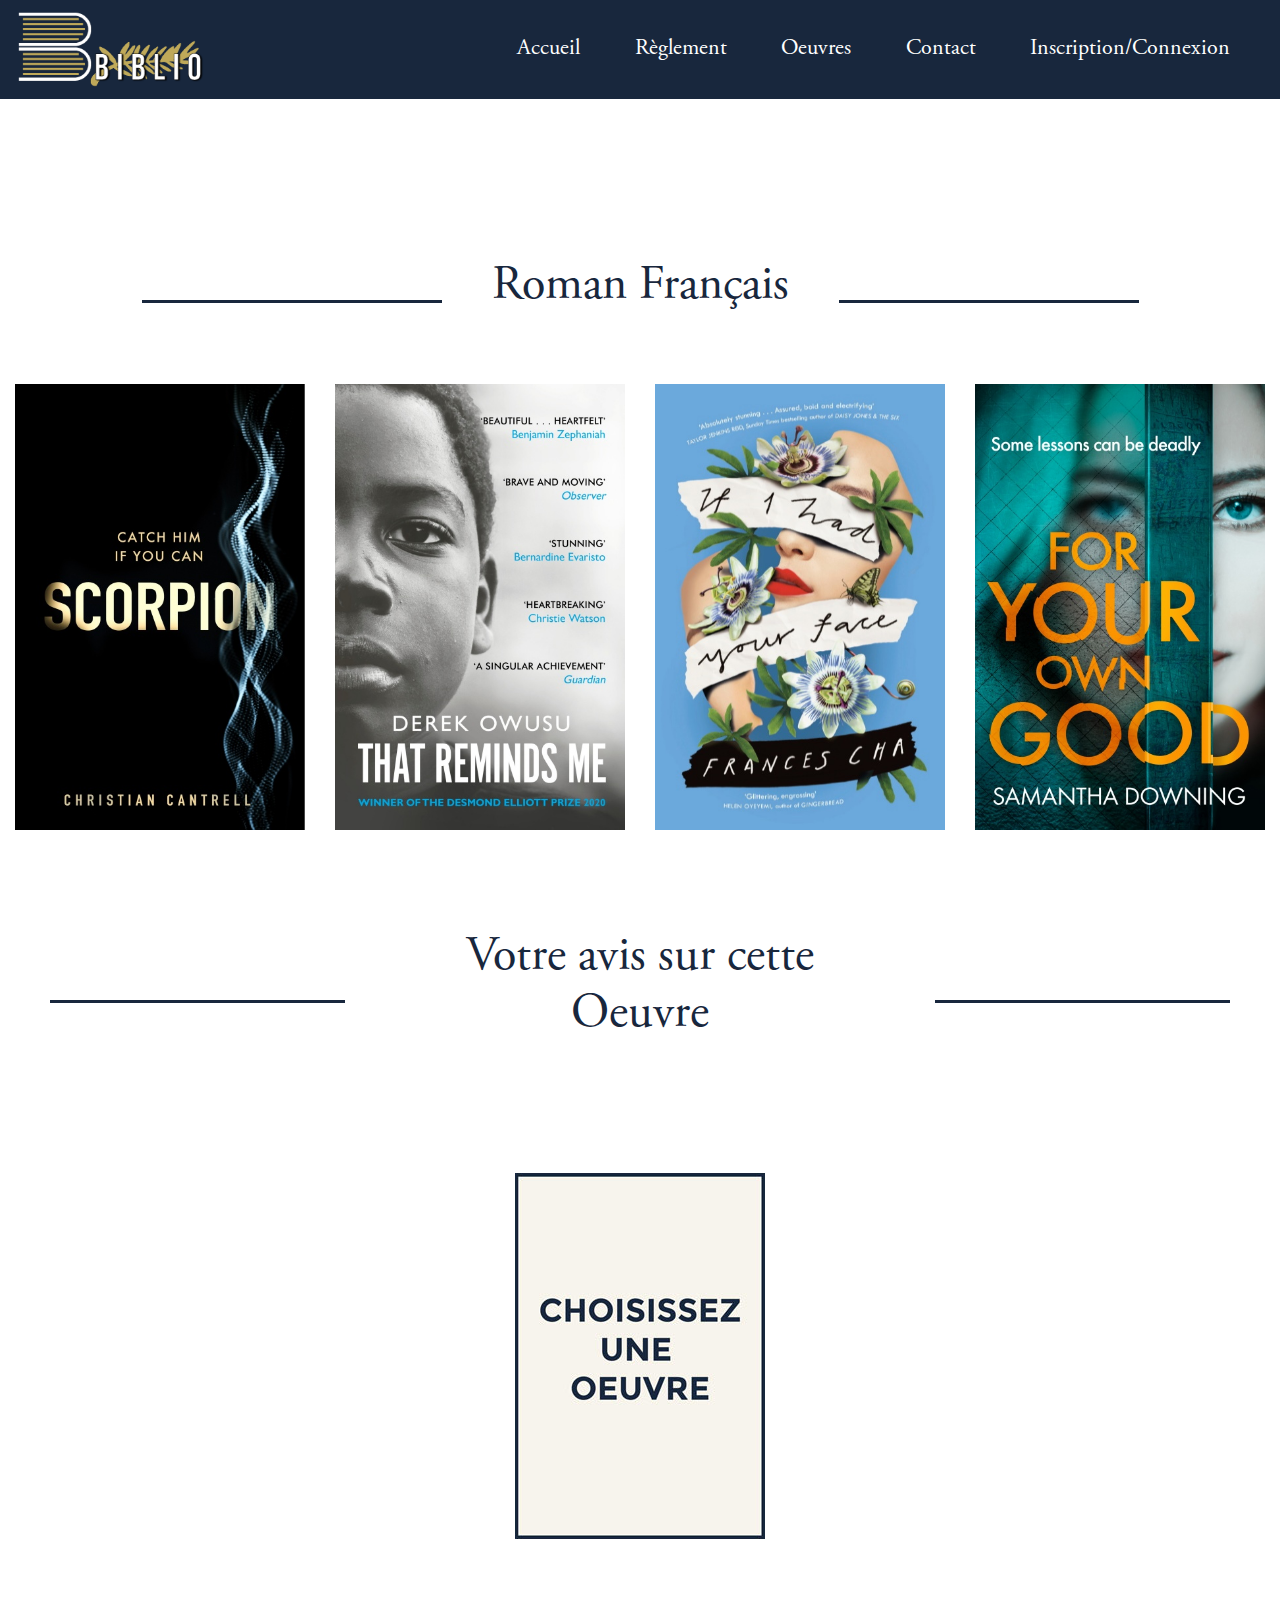
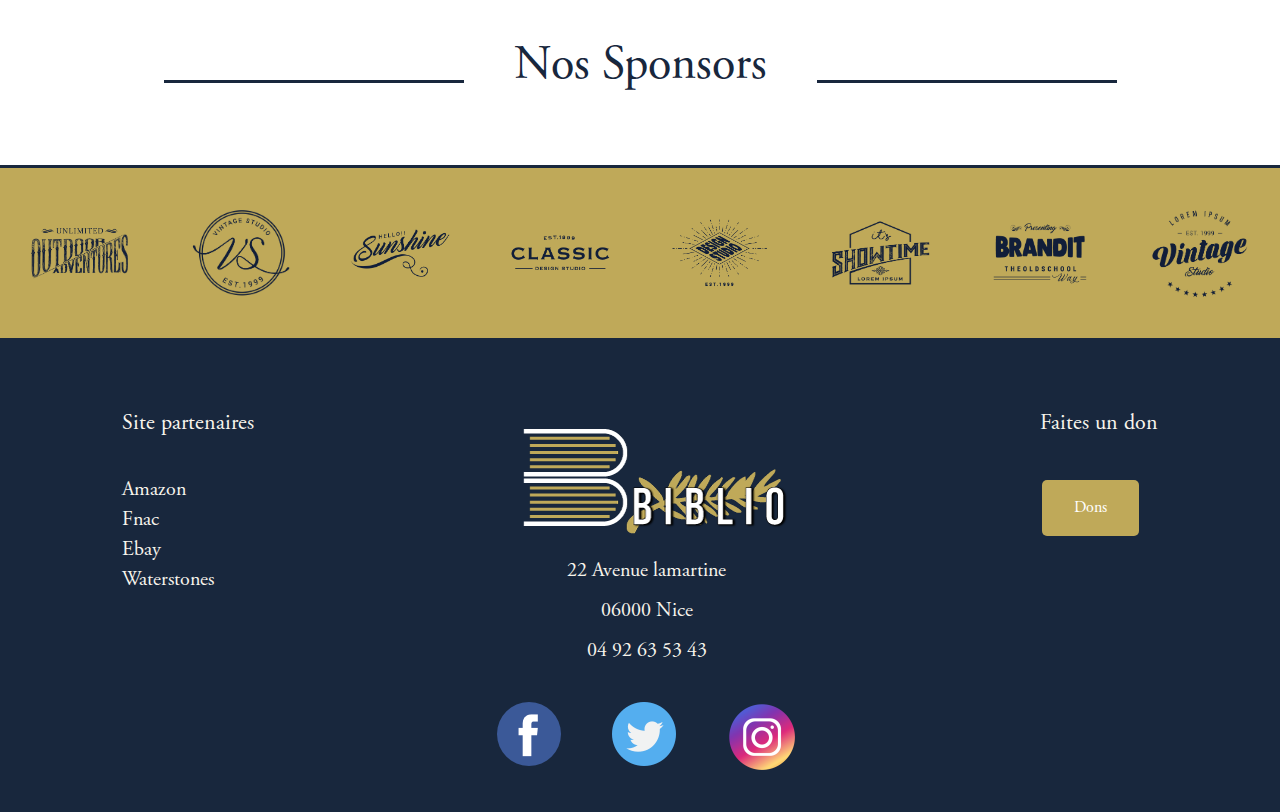
<file: file/francais.html>
<!DOCTYPE html>
<html lang="fr">
  <head>
    <meta charset="UTF-8" />
    <meta name="viewport" content="width=device-width, initial-scale=1.0" />
    <link rel="stylesheet" href="https://use.fontawesome.com/releases/v5.0.8/css/all.css">
    <link rel="stylesheet" href="https://maxcdn.bootstrapcdn.com/bootstrap/4.0.0/css/bootstrap.min.css">
    <link rel="stylesheet" href="../css/base.css" />
    <link rel="stylesheet" href="../css/book.css" />
    <script defer src="../js/francais.js"></script>
    <title>Bbiblio - Roman Français</title>
  </head>
  <body>

  <!-- /**** Navigateur ****/ -->
    <nav>
        <header>
            <a href="../index.html"><img src="../image/logo.png" alt="Bbiblio"></a>
        </header>
        <ul>
            <li><a href="../index.html">Accueil</a></li>
            <li><a href="../file/reglement.html">Règlement</a></li>
            <li><a href="../file/oeuvre.html">Oeuvres</a></li>
            <li><a href="../file/contact.html">Contact</a></li>
            <li><a href="../file/inscription.html">Inscription/Connexion</a></li>
        </ul>
    </nav>
  <!-- /**** Navigateur fin ****/ -->
  <br><br><br><br><br>
  <!-- Oeuvre -->
  <div id="titre">
    <div class="line"></div>
    <h1>Roman Français</h1>
    <div class="line"></div>
  </div>

  <div class="oeuvre">
    <img id="img1" src="../image/sl0.jpg" alt="Roman Français">
    <img id="img2" src="../image/sl1.jpg" alt="Roman Français">
    <img id="img3" src="../image/sl2.jpg" alt="Roman Français">
    <img id="img4" src="../image/sl3.jpg" alt="Roman Français">
  </div>

  <!-- Notation Jury -->
  <div id="titre">
    <div class="line"></div>
    <h1>Votre avis sur cette Oeuvre</h1>
    <div class="line"></div>
  </div>

  <div class="principal">
    <div class="jaquette">
        <img id="jaquette2" src="../image/jaquette.jpg" alt="">
        <div class="nota">
          <div class="button_cont2" align="center"><a class="example_b" href="" >TÉLÉCHARGER</a></div>
        </div>
    </div>
     <div class="score">
        <div class="form-group">
          <select id="product-select" class="form-control custom-select">
              <option value="0" disabled selected>Note de 1 à 10</option>
              <option value="style">Style</option>
              <option value="illustration">Illustration</option>
              <option value="page">Mise en page</option>
              <option value="emotion">Émotion</option>
              <!-- <option value="phillips">Phillips 4K TV</option> -->
            </select>
        </div>
        <div class="form-group">
          <input type="number" id="rating-control" class="form-control" step="1" max="10" placeholder="Note de 1 à 10" disabled>
        </div>
        <br>
        <div class="sco">
            <div class="nota style">
              <h1>Style :</h1>
                <div class="stars-outer">
                  <div class="stars-inner"></div>
                </div>
                <span class="number-rating"></span>
            </div>
            <div class="nota illustration">
              <h1>Illustration :</h1>
                <div class="stars-outer">
                  <div class="stars-inner"></div>
                </div>
                <span class="number-rating"></span>
            </div>
            <div class="nota page">
              <h1>Mise en page :</h1>
                <div class="stars-outer">
                  <div class="stars-inner"></div>
                </div>
                <span class="number-rating"></span>
            </div>
            <div class="nota emotion">
              <h1>Émotion :</h1>
                <div class="stars-outer">
                  <div class="stars-inner"></div>
                </div>
                <span class="number-rating"></span>
            </div>
            <br><br>
            <div class="nota final">
              <h1>Note général :</h1>
                <div class="stars-outer">
                  <div class="starsis stars-inner"></div>
                </div>
                <span class="num number-rating"></span>
            </div>
            <br>
            <div class="nota">
              <textarea id="message" type="text" placeholder="Commentaire :"></textarea>
                </textarea>
            </div>
            <p id="resultat"></p>
            <br>
            <div class="nota">
              <div class="button_cont" align="center"><a class="example_a" href="#jaquette2" >Notez</a></div>
            </div>
        </div>
        </div>
    </div>


  <!-- /**** Logos ****/ -->
  <div id="titre">
    <div class="line"></div>
    <h1>Nos Sponsors</h1>
    <div class="line"></div>
  </div>
   <div class="logos">
    <img src="../image/logo1.png" alt="">
    <img src="../image/logo2.png" alt="">
    <img src="../image/logo3.png" alt="">
    <img src="../image/logo4.png" alt="">
    <img src="../image/logo5.png" alt="">
    <img src="../image/logo6.png" alt="">
    <img src="../image/logo7.png" alt="">
    <img src="../image/logo8.png" alt="">
  </div>
  <!-- /**** Logos fin ****/ -->
  
  <!-- /**** Footer ****/ -->
  <footer>
    <div class="partenaires">
      <h5>Site partenaires</h5>
      <a href="https://www.amazon.fr">Amazon</a>
      <a href="https://www.fnac.com/">Fnac</a>
      <a href="https://www.ebay.fr/">Ebay</a>
      <a href="https://www.waterstones.com">Waterstones</a>
    </div>
    <div class="center">
      <div class="coordonner">
        <img src="../image/logo.png" alt="">
        <a href="">22 Avenue lamartine</a>
        <a href="">06000 Nice</a>
        <a href="">04 92 63 53 43</a>
      </div>
      <div class="reseau">
        <a href="https://www.facebook.com/"><img src="../image/facebook.png" alt=""></a>
        <a href="https://www.twitter.com"><img src="../image/twitter.png" alt=""></a>
        <a href="https://www.instagram.com/"><img src="../image/insta.png" alt=""></a>
      </div>
    </div>
    <div class="dons">
      <h5>Faites un don</h5>
      <button class="btn">Dons</button>
    </div>
  </footer>
  <!-- /**** Footer fin ****/ -->
  </body>
  </html>
</file>
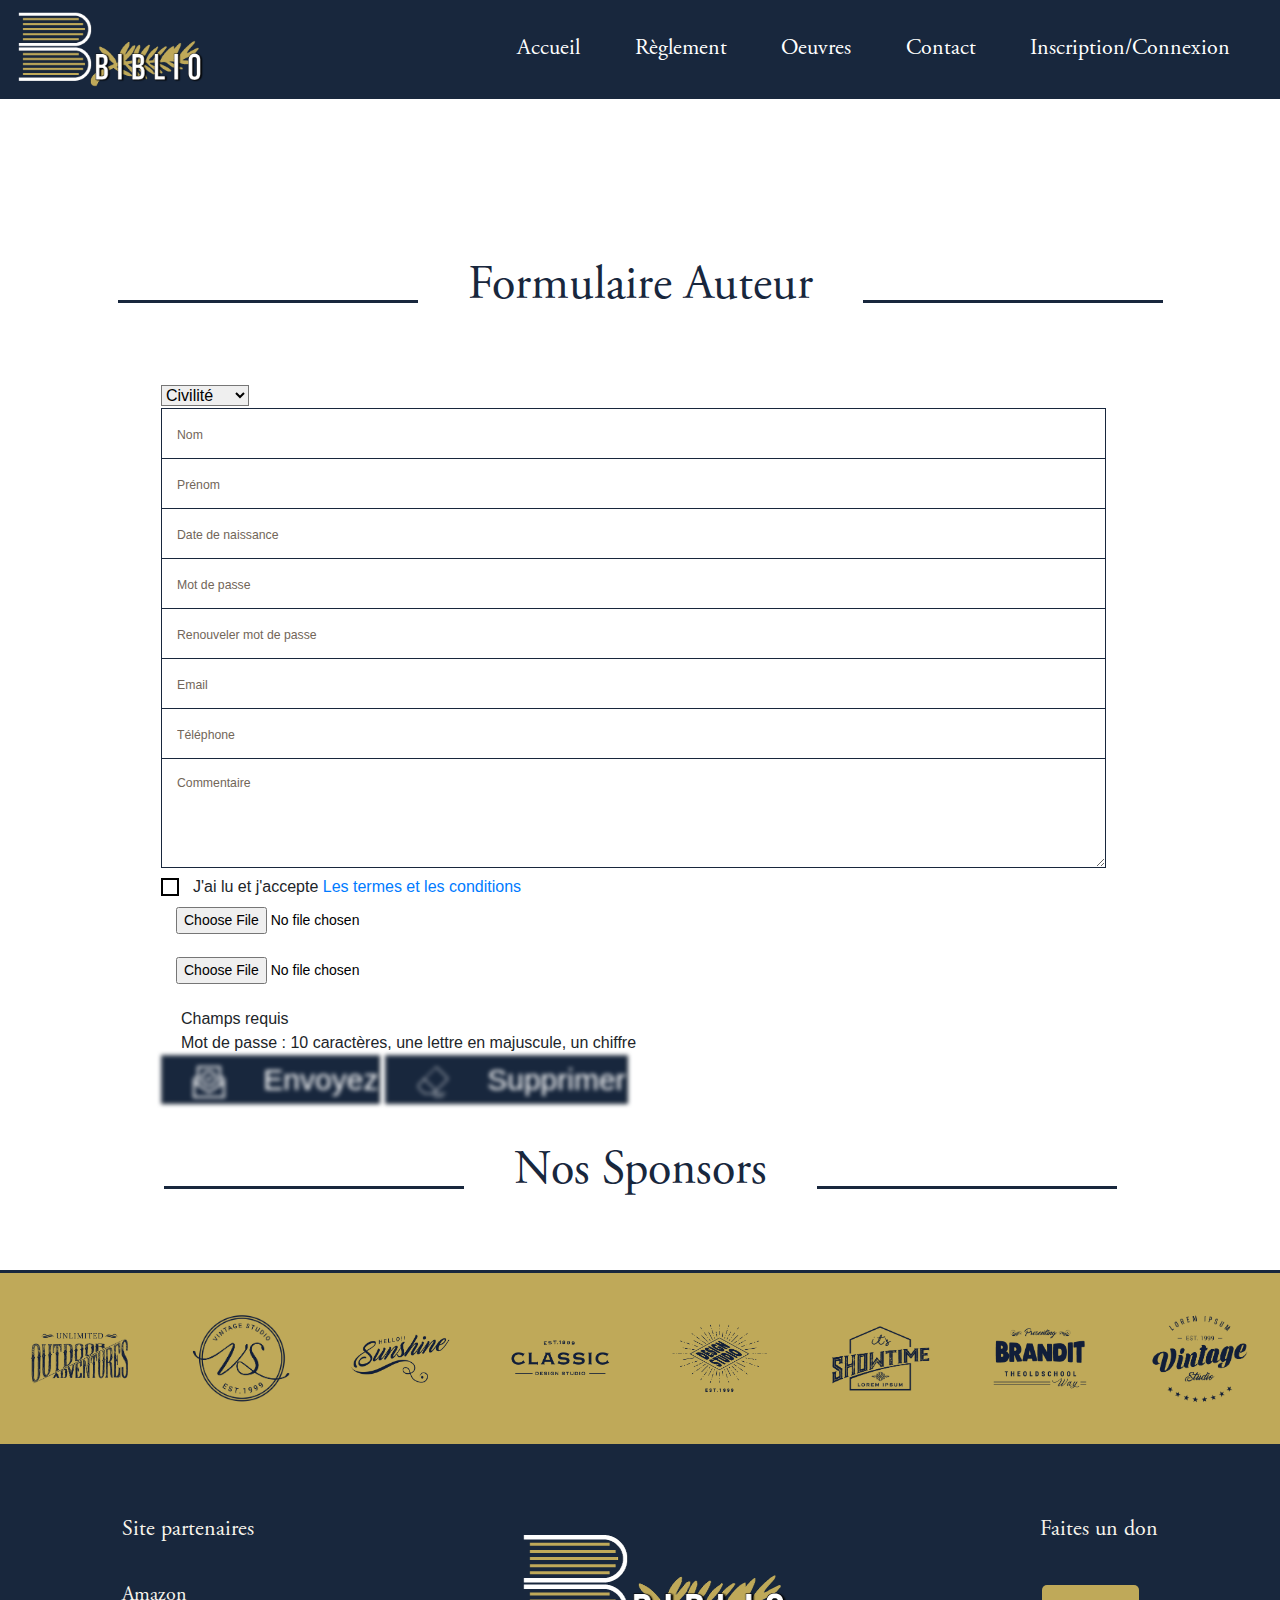
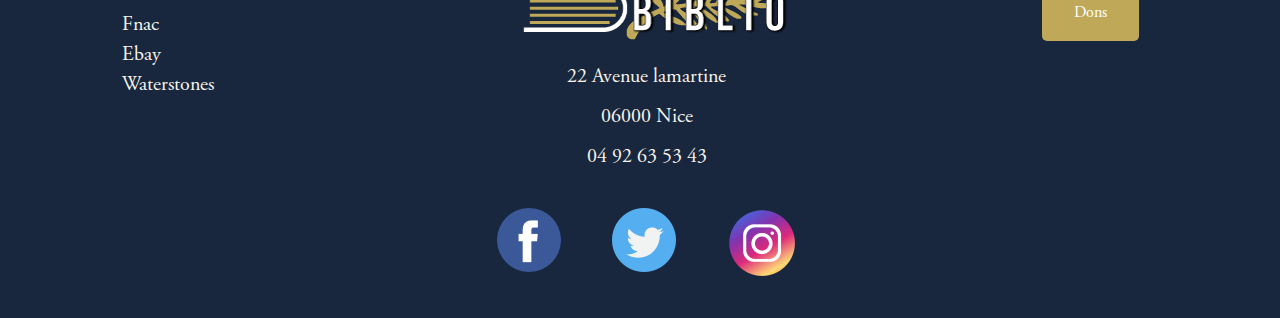
<file: file/inscauteur.html>
<!DOCTYPE html>
<html lang="fr">
  <head>
    <meta charset="UTF-8" />
    <meta name="viewport" content="width=device-width, initial-scale=1.0" />
    <link rel="stylesheet" href="https://use.fontawesome.com/releases/v5.0.8/css/all.css">
    <link rel="stylesheet" href="https://maxcdn.bootstrapcdn.com/bootstrap/4.0.0/css/bootstrap.min.css">
    <link rel="stylesheet" href="../css/base.css" />
    <link rel="stylesheet" href="../css/book.css" />
    <script defer src="../js/inscjury.js"></script>
    <title>Bbiblio - Contact</title>
  </head>
  <body>

  <!-- /**** Navigateur ****/ -->
  <nav>
    <header>
        <a href="./index.html"><img src="../image/logo.png" alt="Bbiblio"></a>
    </header>
    <ul>
        <li><a href="../index.html">Accueil</a></li>
        <li><a href="../file/reglement.html">Règlement</a></li>
        <li><a href="../file/oeuvre.html">Oeuvres</a></li>
        <li><a href="../file/contact.html">Contact</a></li>
        <li><a href="../file/inscription.html">Inscription/Connexion</a></li>
    </ul>
  </nav>
  <!-- /**** Navigateur fin ****/ -->
  <br><br><br><br><br>

  <!-- Oeuvre -->
  <div id="titre">
    <div class="line"></div>
    <h1>Formulaire Auteur</h1>
    <div class="line"></div>
  </div>

  <!-- Contact -->
  <form class="my-form">
    <div class="container">
      <ul>
        <li>
          <select>
            <option selected disabled>Civilité</option>
            <option>Madame</option>
            <option>Monsieur</option>     
          </select>
        </li>
        <li>
          <div class="grid grid-2">
            <input type="text" placeholder="Nom" required>  
            <input type="text" placeholder="Prénom" required>
            <input type="text" pattern="^([0-2][0-9]|(3)[0-1])(/)(((0)[0-9])|((1)[0-2]))(/)\d{4}$" title="Format JJ/MM/AAAA" placeholder="Date de naissance" required>
          </div>
        </li>
        <li>
          <div class="grid grid-2">
            <input type="password" pattern="^(?=.*\d)(?=.*[a-z])(?=.*[A-Z])(?=.*[a-zA-Z]).{10,}$" title="Le mot de passe doit contenir au moins 10 caractères, une lettre minuscule, une lettre majuscule et un chiffre" placeholder="Mot de passe" required>
            <input type="password" pattern="^(?=.*\d)(?=.*[a-z])(?=.*[A-Z])(?=.*[a-zA-Z]).{10,}$" title="Le mot de passe doit contenir au moins 10 caractères, une lettre minuscule, une lettre majuscule et un chiffre" placeholder="Renouveler mot de passe" required>
            <input type="email" pattern="\b[\w.-]+@[\w.-]+.\w{2,4}\b" title="Veuillez inscrire une adresse mail valide" placeholder="Email" required>  
            <input type="tel" pattern="^(0|+33 )[1-789]([ .-]?\d{2}){4}$" title="Numéro de téléphone non valide" placeholder="Téléphone">
          </div>
        </li>    
        <li class="auteur">
          <textarea placeholder="Commentaire"></textarea>  
        </li> 
        
        <li>
          <input type="checkbox" id="terms">
          <label for="terms">J'ai lu et j'accepte <a href="">Les termes et les conditions</a></label>
          <input type="file" title = "Choose a video please" class="livre" name="livre" accept="pdf">
          <input type="file" class="livre" name="livre" accept="image/png, image/jpg, image/jpeg">
        </li>  
        <li>
          <div class="grid grid-3">
            <div class="required-msg">Champs requis</div>
            <div class="required-msg">Mot de passe : 10 caractères, une lettre en majuscule, un chiffre</div>
            <button class="btn-grid" type="submit" disabled>
              <span class="back">
                <img src="../image/success.png" alt="">
              </span>
              <span class="front">Envoyez</span>
            </button>
            <!-- TRANSFERT DANS SUR BASE DE DONNEES  -->
            <button class="btn-grid" type="reset" disabled>
              <span class="back">
                <img src="../image/eraser.png" alt="">
              </span>
              <span class="front">Supprimer</span>
            </button> 
          </div>
        </li>    
      </ul>
    </div>
  </form>

  <!-- /**** Logos ****/ -->
  <div id="titre">
    <div class="line"></div>
    <h1>Nos Sponsors</h1>
    <div class="line"></div>
  </div>
   <div class="logos">
    <img src="../image/logo1.png" alt="">
    <img src="../image/logo2.png" alt="">
    <img src="../image/logo3.png" alt="">
    <img src="../image/logo4.png" alt="">
    <img src="../image/logo5.png" alt="">
    <img src="../image/logo6.png" alt="">
    <img src="../image/logo7.png" alt="">
    <img src="../image/logo8.png" alt="">
  </div>
  <!-- /**** Logos fin ****/ -->
  
  <!-- /**** Footer ****/ -->
  <footer class="foot">
    <div class="partenaires">
      <h5>Site partenaires</h5>
      <a href="https://www.amazon.fr">Amazon</a>
      <a href="https://www.fnac.com/">Fnac</a>
      <a href="https://www.ebay.fr/">Ebay</a>
      <a href="https://www.waterstones.com">Waterstones</a>
    </div>
    <div class="center">
      <div class="coordonner">
        <img src="../image/logo.png" alt="">
        <a href="">22 Avenue lamartine</a>
        <a href="">06000 Nice</a>
        <a href="">04 92 63 53 43</a>
      </div>
      <div class="reseau">
        <a href="https://www.facebook.com/"><img src="../image/facebook.png" alt=""></a>
        <a href="https://www.twitter.com"><img src="../image/twitter.png" alt=""></a>
        <a href="https://www.instagram.com/"><img src="../image/insta.png" alt=""></a>
      </div>
    </div>
    <div class="dons">
      <h5>Faites un don</h5>
      <button class="btn">Dons</button>
    </div>
  </footer>
  <!-- /**** Footer fin ****/ -->
  </body>
  </html>
</file>
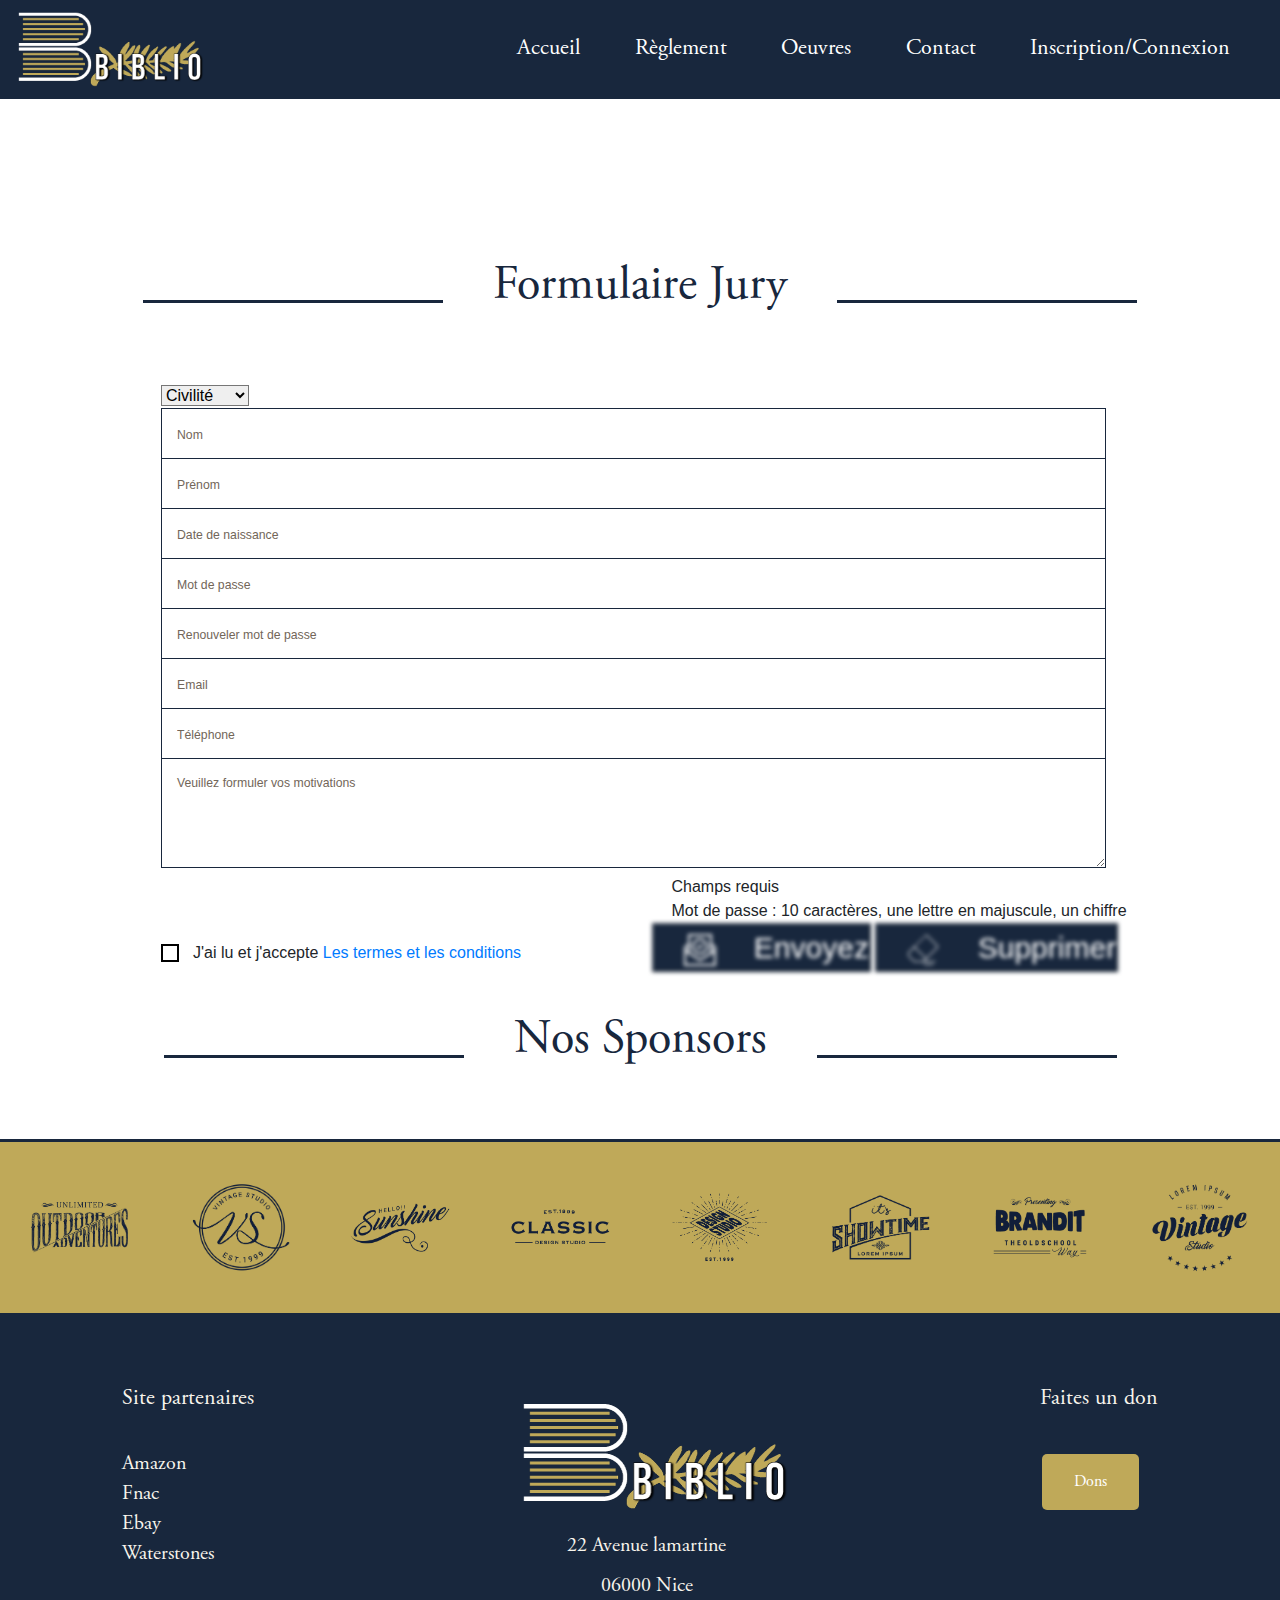
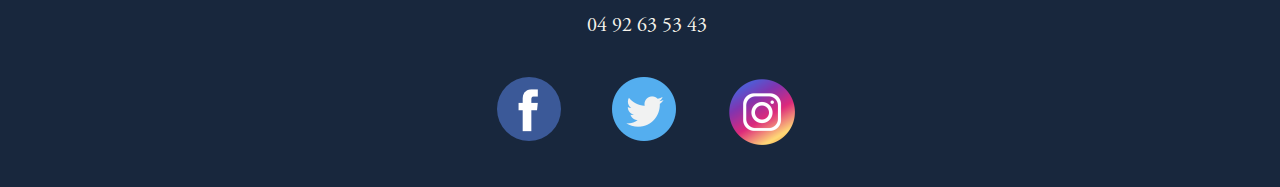
<file: file/inscjury.html>
<!DOCTYPE html>
<html lang="fr">
  <head>
    <meta charset="UTF-8" />
    <meta name="viewport" content="width=device-width, initial-scale=1.0" />
    <link rel="stylesheet" href="https://use.fontawesome.com/releases/v5.0.8/css/all.css">
    <link rel="stylesheet" href="https://maxcdn.bootstrapcdn.com/bootstrap/4.0.0/css/bootstrap.min.css">
    <link rel="stylesheet" href="../css/base.css" />
    <link rel="stylesheet" href="../css/book.css" />
    <script defer src="../js/inscjury.js"></script>
    <title>Bbiblio - Contact</title>
  </head>
  <body>

  <!-- /**** Navigateur ****/ -->
  <nav>
    <header>
        <a href="./index.html"><img src="../image/logo.png" alt="Bbiblio"></a>
    </header>
    <ul>
        <li><a href="../index.html">Accueil</a></li>
        <li><a href="../file/reglement.html">Règlement</a></li>
        <li><a href="../file/oeuvre.html">Oeuvres</a></li>
        <li><a href="../file/contact.html">Contact</a></li>
        <li><a href="../file/inscription.html">Inscription/Connexion</a></li>
    </ul>
  </nav>
  <!-- /**** Navigateur fin ****/ -->
  <br><br><br><br><br>

  <!-- Oeuvre -->
  <div id="titre">
    <div class="line"></div>
    <h1>Formulaire Jury</h1>
    <div class="line"></div>
  </div>

  <!-- Contact -->
  <form class="my-form">
    <div class="container">
      <ul>
        <li>
          <select>
            <option selected disabled>Civilité</option>
            <option>Madame</option>
            <option>Monsieur</option>     
          </select>
        </li>
        <li>
          <div class="grid grid-2">
            <input type="text" placeholder="Nom" required>  
            <input type="text" placeholder="Prénom" required>
            <input type="text" pattern="^([0-2][0-9]|(3)[0-1])(/)(((0)[0-9])|((1)[0-2]))(/)\d{4}$" title="Format JJ/MM/AAAA" placeholder="Date de naissance" required>
          </div>
        </li>
        <li>
          <div class="grid grid-2">
            <input type="password" pattern="^(?=.*\d)(?=.*[a-z])(?=.*[A-Z])(?=.*[a-zA-Z]).{10,}$" title="Le mot de passe doit contenir au moins 10 caractères, une lettre minuscule, une lettre majuscule et un chiffre" placeholder="Mot de passe" required>
            <input type="password" pattern="^(?=.*\d)(?=.*[a-z])(?=.*[A-Z])(?=.*[a-zA-Z]).{10,}$" title="Le mot de passe doit contenir au moins 10 caractères, une lettre minuscule, une lettre majuscule et un chiffre" placeholder="Renouveler mot de passe" required>
            <input type="email" pattern="\b[\w.-]+@[\w.-]+.\w{2,4}\b" title="Veuillez inscrire une adresse mail valide" placeholder="Email" required>  
            <input type="tel" pattern="^(0|+33 )[1-789]([ .-]?\d{2}){4}$" title="Numéro de téléphone non valide" placeholder="Téléphone">
          </div>
        </li>    
        <li>
          <textarea placeholder="Veuillez formuler vos motivations"></textarea>
        </li>   
        <li>
          <input type="checkbox" id="terms">
          <label for="terms">J'ai lu et j'accepte <a href="">Les termes et les conditions</a></label>
        </li>  
        <li>
          <div class="grid grid-3">
            <div class="required-msg">Champs requis</div>
            <div class="required-msg">Mot de passe : 10 caractères, une lettre en majuscule, un chiffre</div>
            <button class="btn-grid" type="submit" disabled>
              <!-- TRANSFERT DANS SUR BASE DE DONNEES  -->
              <span class="back">
                <img src="../image/success.png" alt="">
              </span>
              <span class="front">Envoyez</span>
            </button>
            <button class="btn-grid" type="reset" disabled>
              <span class="back">
                <img src="../image/eraser.png" alt="">
              </span>
              <span class="front">Supprimer</span>
            </button> 
          </div>
        </li>    
      </ul>
    </div>
  </form>

  <!-- /**** Logos ****/ -->
  <div id="titre">
    <div class="line"></div>
    <h1>Nos Sponsors</h1>
    <div class="line"></div>
  </div>
   <div class="logos">
    <img src="../image/logo1.png" alt="">
    <img src="../image/logo2.png" alt="">
    <img src="../image/logo3.png" alt="">
    <img src="../image/logo4.png" alt="">
    <img src="../image/logo5.png" alt="">
    <img src="../image/logo6.png" alt="">
    <img src="../image/logo7.png" alt="">
    <img src="../image/logo8.png" alt="">
  </div>
  <!-- /**** Logos fin ****/ -->
  
  <!-- /**** Footer ****/ -->
  <footer class="foot">
    <div class="partenaires">
      <h5>Site partenaires</h5>
      <a href="https://www.amazon.fr">Amazon</a>
      <a href="https://www.fnac.com/">Fnac</a>
      <a href="https://www.ebay.fr/">Ebay</a>
      <a href="https://www.waterstones.com">Waterstones</a>
    </div>
    <div class="center">
      <div class="coordonner">
        <img src="../image/logo.png" alt="">
        <a href="">22 Avenue lamartine</a>
        <a href="">06000 Nice</a>
        <a href="">04 92 63 53 43</a>
      </div>
      <div class="reseau">
        <a href="https://www.facebook.com/"><img src="../image/facebook.png" alt=""></a>
        <a href="https://www.twitter.com"><img src="../image/twitter.png" alt=""></a>
        <a href="https://www.instagram.com/"><img src="../image/insta.png" alt=""></a>
      </div>
    </div>
    <div class="dons">
      <h5>Faites un don</h5>
      <button class="btn">Dons</button>
    </div>
  </footer>
  <!-- /**** Footer fin ****/ -->
  </body>
  </html>
</file>
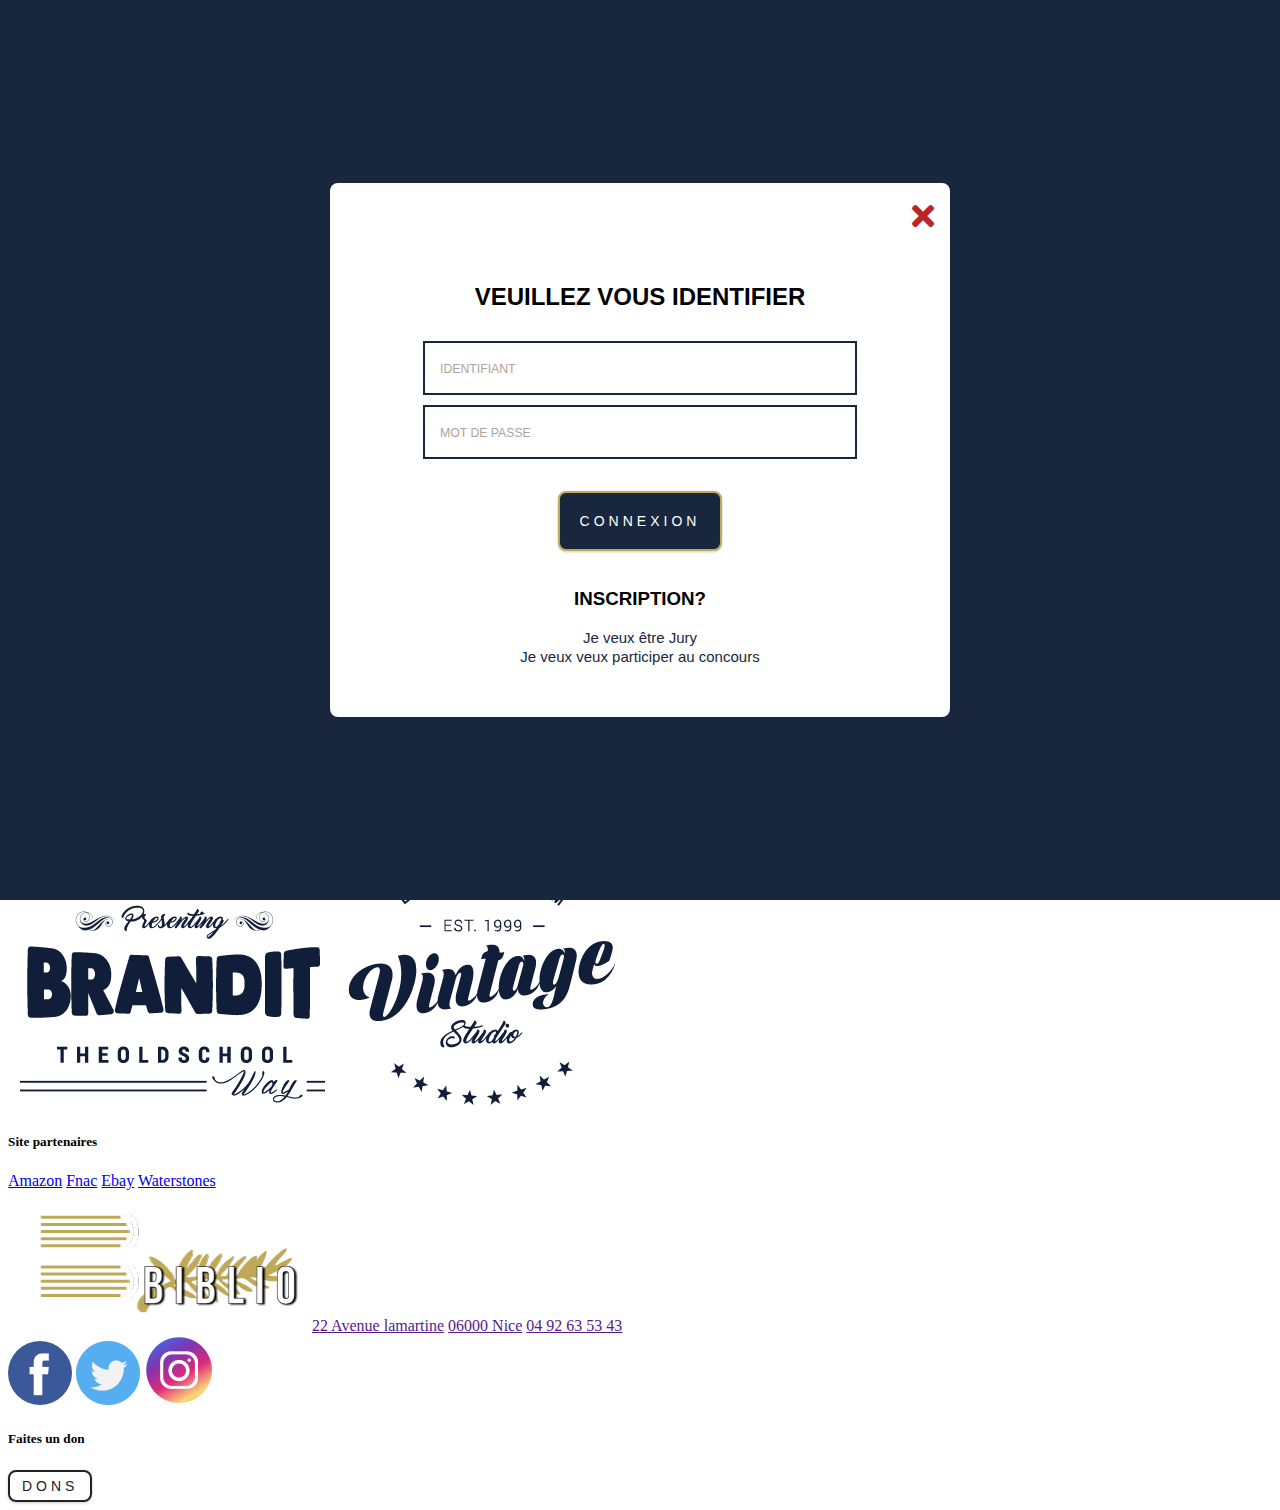
<file: file/inscription.html>
<!DOCTYPE html>
<html lang="fr">
  <head>
    <meta charset="UTF-8"/>
    <meta name="viewport" content="width=device-width, initial-scale=1.0"/>
    <link rel="stylesheet" href="https://cdnjs.cloudflare.com/ajax/libs/font-awesome/5.14.0/css/all.min.css"/>
    <link rel="stylesheet" href="../css/modal.css"/>
    <link rel="stylesheet" href="../css/book.css"/>
    <title>Bbiblio - Inscription</title>
    <script defer src="../js/inscription.js"></script>
  </head>
  <body>

  <!-- /**** Navigateur ****/ -->
  <nav>
    <header>
        <a href="./index.html"><img src="../image/logo.png" alt="Bbiblio"></a>
    </header>
    <ul>
        <li><a href="../index.html">Accueil</a></li>
        <li><a href="../file/reglement.html">Règlement</a></li>
        <li><a href="../file/oeuvre.html">Oeuvres</a></li>
        <li><a href="../file/contact.html">Contact</a></li>
        <li><a href="../file/inscription.html">Inscription/Connexion</a></li>
    </ul>
  </nav>
  <!-- /**** Navigateur fin ****/ -->
  <br><br><br><br><br>
    <div class="modal-overlay">
      <div class="modal-container">
        <form id="form" class="box" class="topBefore">
          <h2>VEUILLEZ VOUS IDENTIFIER</h2>
          <input class="insc" id="name" type="text" placeholder="IDENTIFIANT"/>
          <input class="insc" id="mdp" type="password" placeholder="MOT DE PASSE"/>
          <a class="btn modal-btn">Connexion</a>
          <!-- APPEL DE LA BASE DE DONNEES POUR IDENTIFICATION. SI ID VALIDE, DEMANDEZ DIRECTEMENT DE MODIFIER LE MOT DE PASSE  -->
          <br />
          <h3>INSCRIPTION?</h3>
        <li><a href="../file/inscjury.html" class="hover-link">Je veux être Jury</a></li> 
        <li><a href="../file/inscauteur.html" class="hover-link">Je veux veux participer au concours</a></li>
        </form>
        <a href="../index.html" class="close-btn"><i class="fas fa-times"></i></a>
      </div>
    </div>
    <div class="modal-overlay2">
      <div class="modal-container2">
        <form id="form" class="box" class="topBefore">
          <h2>VEUILLEZ MODIFIER VOTRE MOT DE PASSE</h2>
          <input class="insc" id="mdp2" pattern="^(?=.*\d)(?=.*[a-z])(?=.*[A-Z])(?=.*[a-zA-Z]).{10,}$" title="Le mot de passe doit contenir au moins 10 caractères, une lettre minuscule, une lettre majuscule et un chiffre" type="password" placeholder="MOT DE PASSE"/>
          <input class="insc" id="mdp3" pattern="^(?=.*\d)(?=.*[a-z])(?=.*[A-Z])(?=.*[a-zA-Z]).{10,}$" title="Le mot de passe doit contenir au moins 10 caractères, une lettre minuscule, une lettre majuscule et un chiffre" type="password" placeholder="CONFIRMEZ MOT DE PASSE"/>
          <button class="btn modal-btn">Enregistrer</button>
          <br />
          <h3>INSCRIPTION?</h3>
          <li><a href="../file/inscjury.html" class="hover-link">Je veux être Jury</a></li> 
          <li><a href="../file/inscauteur.html" class="hover-link">Je veux veux participer au concours</a></li>
        </form>
        <a href="../index.html" class="close-btn"><i class="fas fa-times"></i></a>
      </div>
    </div>
  <!-- /**** Logos ****/ -->
  <div id="titre">
    <div class="line"></div>
    <h1>Nos Sponsors</h1>
    <div class="line"></div>
  </div>
   <div class="logos">
    <img src="../image/logo1.png" alt="">
    <img src="../image/logo2.png" alt="">
    <img src="../image/logo3.png" alt="">
    <img src="../image/logo4.png" alt="">
    <img src="../image/logo5.png" alt="">
    <img src="../image/logo6.png" alt="">
    <img src="../image/logo7.png" alt="">
    <img src="../image/logo8.png" alt="">
  </div>
  <!-- /**** Logos fin ****/ -->
  
  <!-- /**** Footer ****/ -->
  <footer class="foot">
    <div class="partenaires">
      <h5>Site partenaires</h5>
      <a href="https://www.amazon.fr">Amazon</a>
      <a href="https://www.fnac.com/">Fnac</a>
      <a href="https://www.ebay.fr/">Ebay</a>
      <a href="https://www.waterstones.com">Waterstones</a>
    </div>
    <div class="center">
      <div class="coordonner">
        <img src="../image/logo.png" alt="">
        <a href="">22 Avenue lamartine</a>
        <a href="">06000 Nice</a>
        <a href="">04 92 63 53 43</a>
      </div>
      <div class="reseau">
        <a href="https://www.facebook.com/"><img src="../image/facebook.png" alt=""></a>
        <a href="https://www.twitter.com"><img src="../image/twitter.png" alt=""></a>
        <a href="https://www.instagram.com/"><img src="../image/insta.png" alt=""></a>
      </div>
    </div>
    <div class="dons">
      <h5>Faites un don</h5>
      <button class="btn">Dons</button>
    </div>
  </footer>
  <!-- /**** Footer fin ****/ -->
  </body>
  </html>
</file>
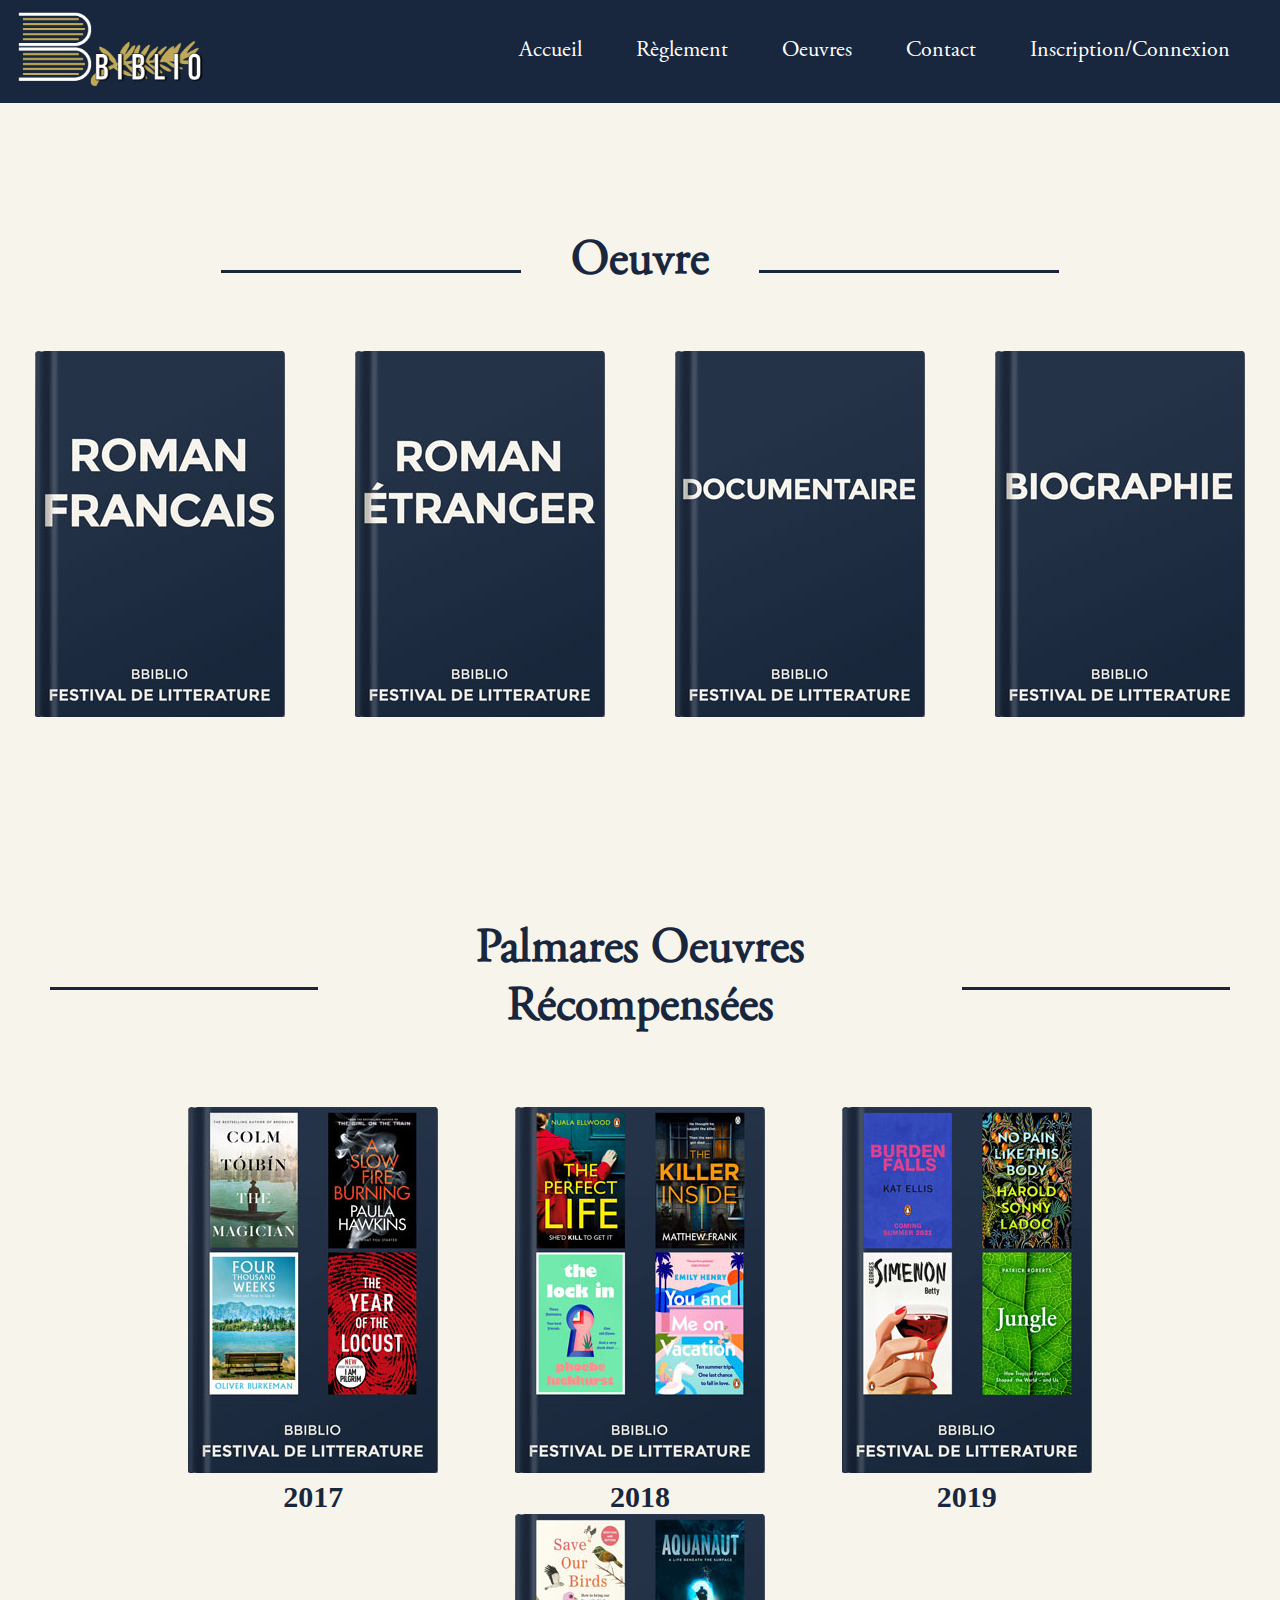
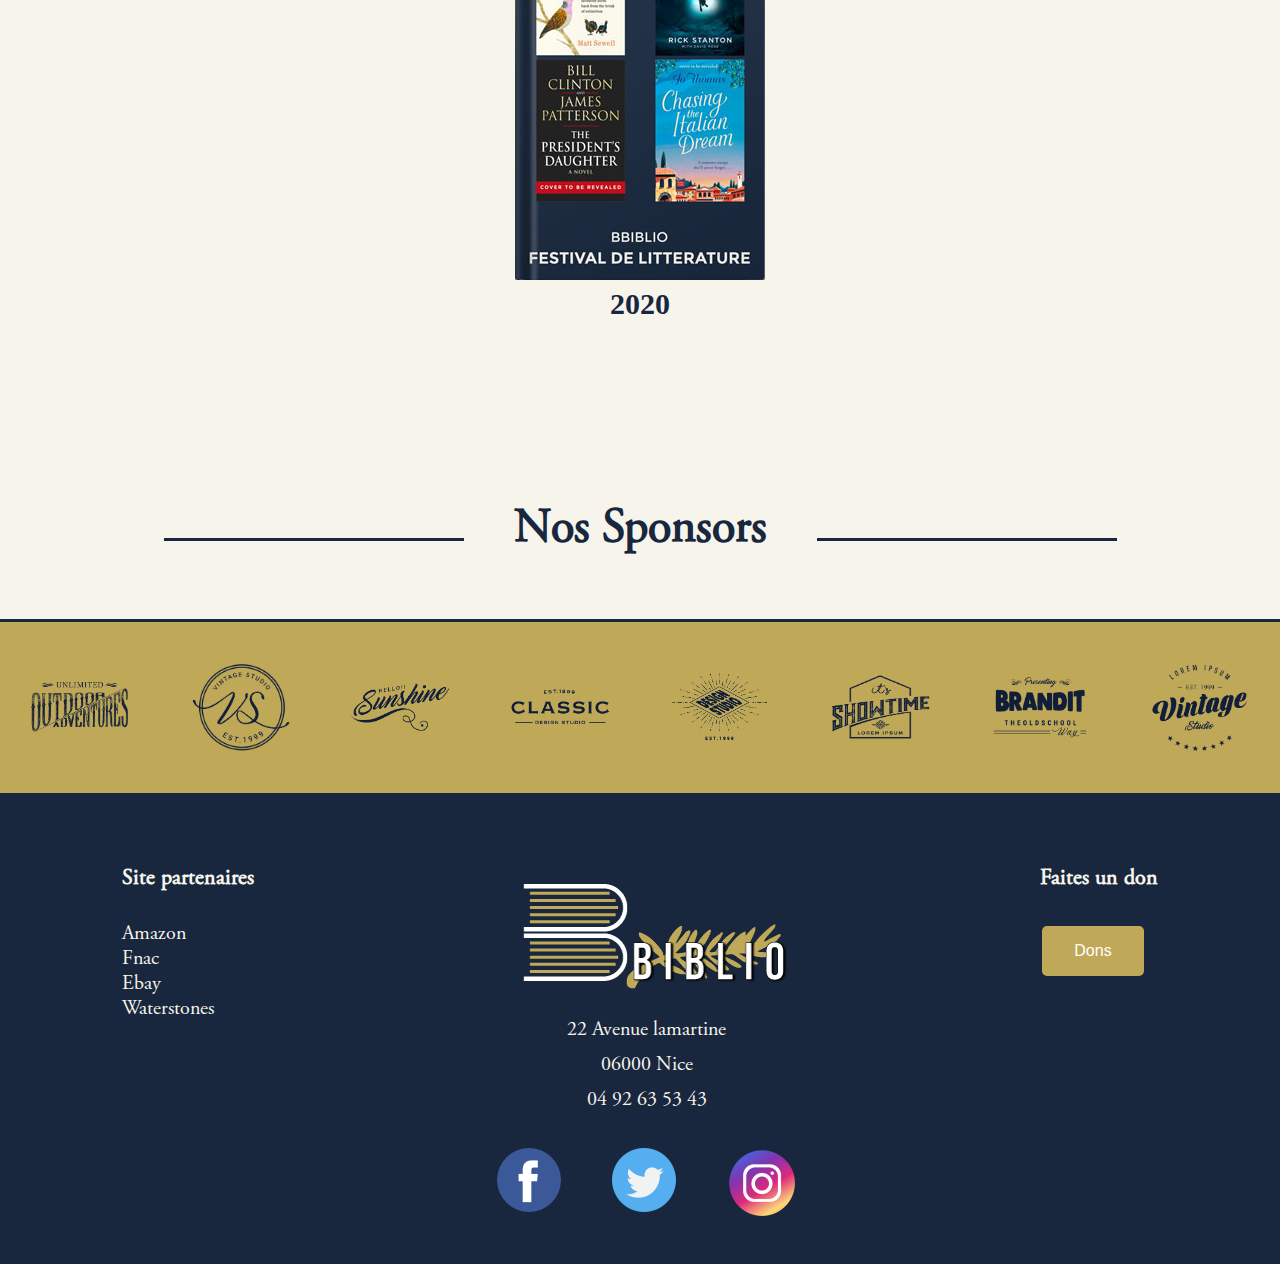
<file: file/oeuvre.html>
<!DOCTYPE html>
<html lang="fr">
  <head>
    <meta charset="UTF-8" />
    <meta name="viewport" content="width=device-width, initial-scale=1.0" />
    <link rel="stylesheet" href="../css/base.css" />
    <link rel="stylesheet" href="../css/oeuvre.css" />
    <title>Bbiblio</title>
  </head>
  <body>

  <!-- /**** Navigateur ****/ -->
    <nav>
        <header>
            <a href="../index.html"><img src="../image/logo.png" alt="Bbiblio"></a>
        </header>
        <ul>
            <li><a href="../index.html">Accueil</a></li>
            <li><a href="../file/reglement.html">Règlement</a></li>
            <li><a href="../file/oeuvre.html">Oeuvres</a></li>
            <li><a href="../file/contact.html">Contact</a></li>
            <li><a href="../file/inscription.html">Inscription/Connexion</a></li>
        </ul>
    </nav>
  <!-- /**** Navigateur fin ****/ -->
  <br><br><br><br><br>

  <!-- Oeuvre -->
  <div id="titre">
    <div class="line"></div>
    <h1>Oeuvre</h1>
    <div class="line"></div>
  </div>

  <div class="oeuvre">
    <a href="../file/francais.html"><img src="../image/francais.jpg" alt="Roman Français"></a>
    <a href="../file/etranger.html"><img src="../image/etranger.jpg" alt="Roman Français"></a>
    <a href="../file/documentaire.html"><img src="../image/documentaire.jpg" alt="Roman Français"></a>
    <a href="../file/biographie.html"><img src="../image/biographie.jpg" alt="Roman Français"></a>
  </div>

  <!-- Palmares -->
  <div id="titre">
    <div class="line"></div>
    <h1>Palmares Oeuvres Récompensées</h1>
    <div class="line"></div>
  </div>

  <div class="oeuvre2">
    <div class="sousoeuvre">
        <a href="../file/palm2017.html"><img src="../image/palm2017.jpg" alt="Vainqueur 2017"></a>
        <a href="../file/palm2017.html">2017</a>
    </div>
    <div class="sousoeuvre">
        <a href="../file/palm2018.html"><img src="../image/palm2018.jpg" alt="Vainqueur 2018"></a>
        <a href="../file/palm2018.html">2018</a>
    </div>
    <div class="sousoeuvre">
        <a href="../file/palm2019.html"><img src="../image/palm2019.jpg" alt="Vainqueur 2019"></a>
        <a href="../file/palm2019.html">2019</a>
    </div>
    <div class="sousoeuvre">
        <a href="../file/palm2020.html"><img src="../image/palm2020.jpg" alt="Vainqueur 2020"></a>
        <a href="../file/palm2020.html">2020</a>
    </div>
   </div>

  <!-- /**** Logos ****/ -->
  <br><br><br><br><br>
  <div id="titre">
    <div class="line"></div>
    <h1>Nos Sponsors</h1>
    <div class="line"></div>
  </div>
   <div class="logos">
    <img src="../image/logo1.png" alt="">
    <img src="../image/logo2.png" alt="">
    <img src="../image/logo3.png" alt="">
    <img src="../image/logo4.png" alt="">
    <img src="../image/logo5.png" alt="">
    <img src="../image/logo6.png" alt="">
    <img src="../image/logo7.png" alt="">
    <img src="../image/logo8.png" alt="">
  </div>
  <!-- /**** Logos fin ****/ -->
  
  <!-- /**** Footer ****/ -->
  <footer>
    <div class="partenaires">
      <h5>Site partenaires</h5>
      <a href="https://www.amazon.fr">Amazon</a>
      <a href="https://www.fnac.com/">Fnac</a>
      <a href="https://www.ebay.fr/">Ebay</a>
      <a href="https://www.waterstones.com">Waterstones</a>
    </div>
    <div class="center">
      <div class="coordonner">
        <img src="../image/logo.png" alt="">
        <a href="">22 Avenue lamartine</a>
        <a href="">06000 Nice</a>
        <a href="">04 92 63 53 43</a>
      </div>
      <div class="reseau">
        <a href="https://www.facebook.com/"><img src="../image/facebook.png" alt=""></a>
        <a href="https://www.twitter.com"><img src="../image/twitter.png" alt=""></a>
        <a href="https://www.instagram.com/"><img src="../image/insta.png" alt=""></a>
      </div>
    </div>
    <div class="dons">
      <h5>Faites un don</h5>
      <button class="btn">Dons</button>
    </div>
  </footer>
  <!-- /**** Footer fin ****/ -->
  </body>
  </html>
</file>
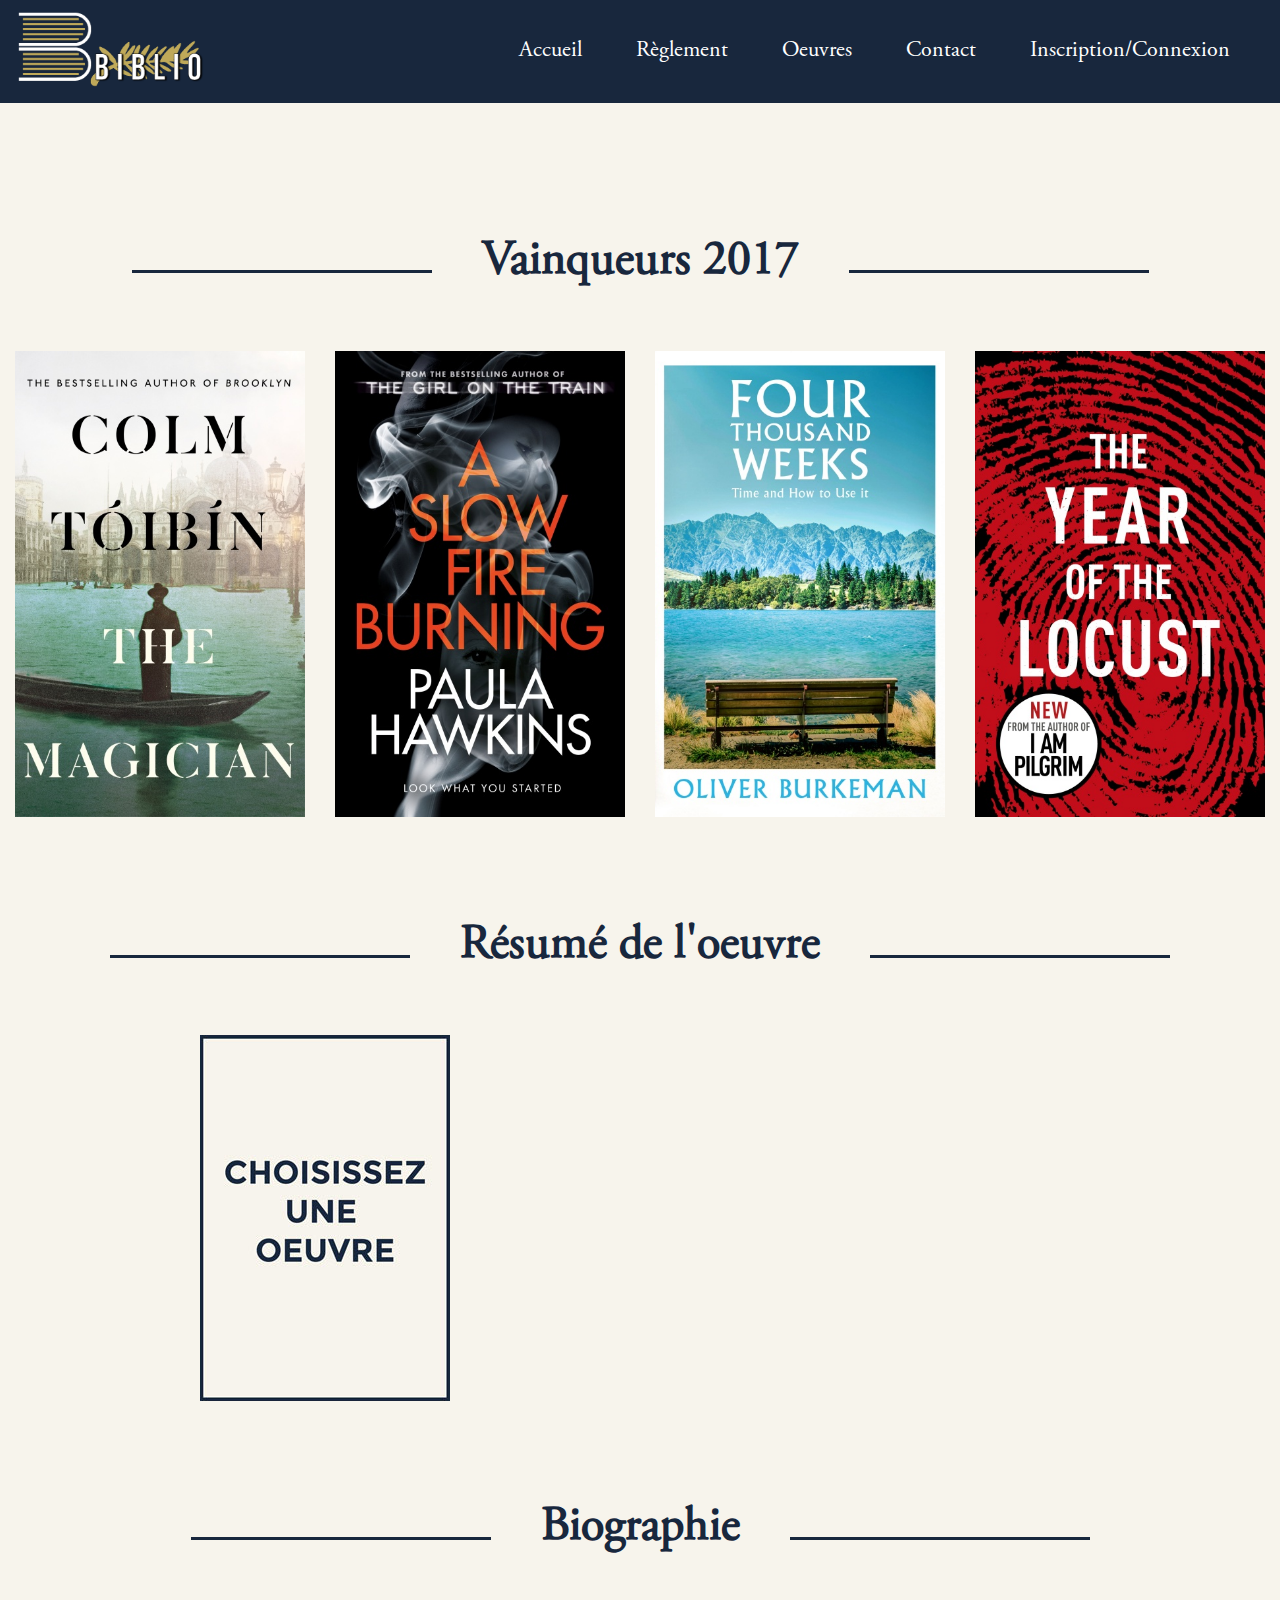
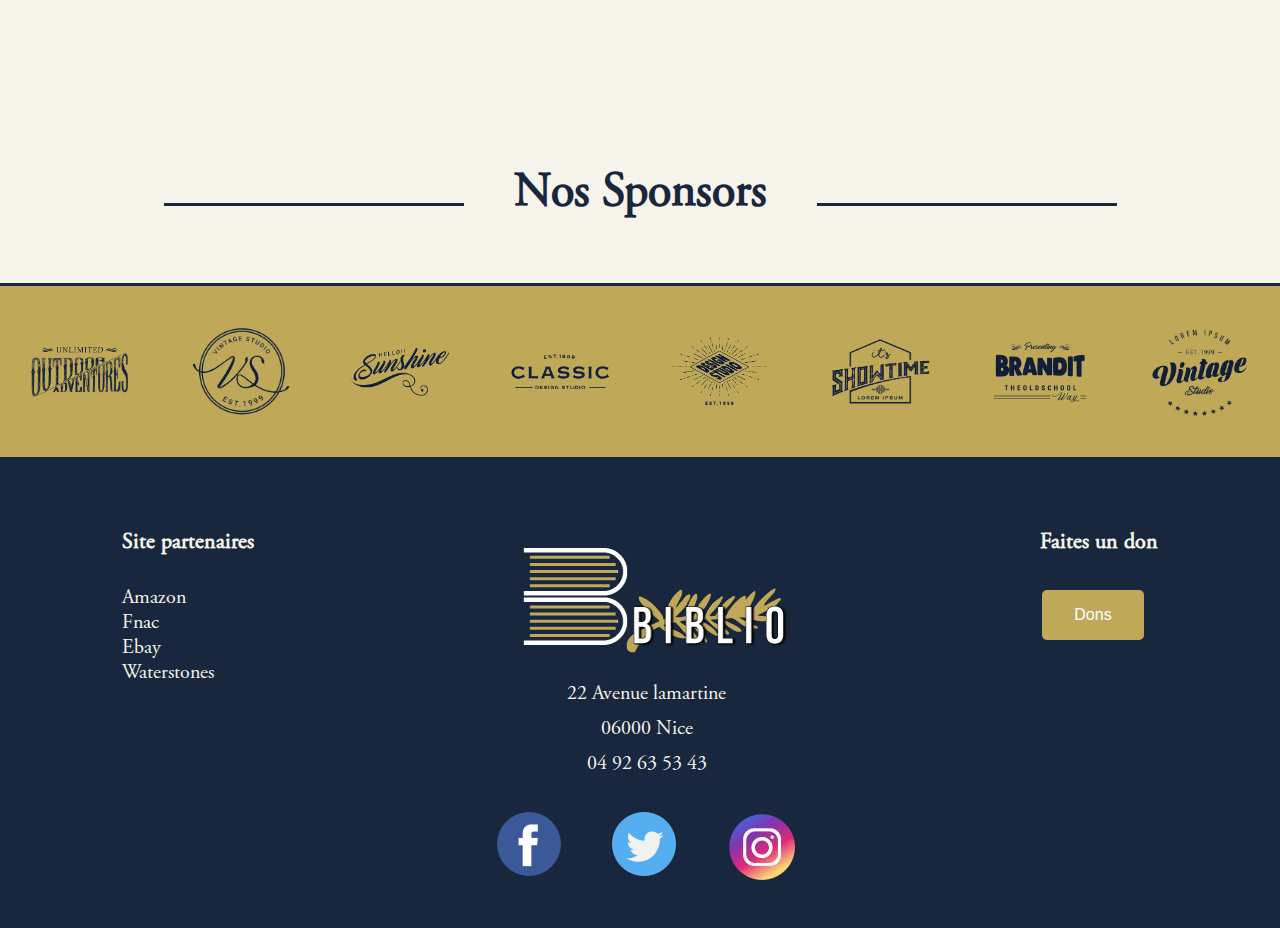
<file: file/palm2017.html>
<!DOCTYPE html>
<html lang="fr">
  <head>
    <meta charset="UTF-8" />
    <meta name="viewport" content="width=device-width, initial-scale=1.0" />
    <link rel="stylesheet" href="../css/base.css" />
    <link rel="stylesheet" href="../css/book.css" />
    <script defer src="../js/palm2017.js"></script>
    <title>Bbiblio - Vainqueurs 2017</title>
  </head>
  <body>

  <!-- /**** Navigateur ****/ -->
    <nav>
        <header>
            <a href="../index.html"><img src="../image/logo.png" alt="Bbiblio"></a>
        </header>
        <ul>
            <li><a href="../index.html">Accueil</a></li>
            <li><a href="../file/reglement.html">Règlement</a></li>
            <li><a href="../file/oeuvre.html">Oeuvres</a></li>
            <li><a href="../file/contact.html">Contact</a></li>
            <li><a href="../file/inscription.html">Inscription/Connexion</a></li>
        </ul>
    </nav>
  <!-- /**** Navigateur fin ****/ -->
  <br><br><br><br><br>
  <!-- Oeuvre -->
  <div id="titre">
    <div class="line"></div>
    <h1>Vainqueurs 2017</h1>
    <div class="line"></div>
  </div>

  <div class="oeuvre">
    <img id="img1" src="../image/recompense/sl(1).jpg" alt="vainqueur 2017">
    <img id="img2" src="../image/recompense/sl(2).jpg" alt="vainqueur 2017">
    <img id="img3"src="../image/recompense/sl(3).jpg" alt="vainqueur 2017">
    <img id="img4" src="../image/recompense/sl(4).jpg" alt="vainqueur 2017">
  </div>

  <!-- Biographie -->
  <div id="titre">
    <div class="line"></div>
    <h1>Résumé de l'oeuvre</h1>
    <div class="line"></div>
  </div>

  <div class="bio">
    <div class="jaquette">
        <img id="jaquette2" src="../image/jaquette.jpg" alt="">
        <div class="button_cont" align="center"><a class="example_a" href="https://www.amazon.fr" target="_blank" >Commandez sur amazon</a></div>
    </div>
    <div class="titre3">
        <p>Lorem ipsum dolor sit amet consectetur adipisicing elit. Error nesciunt sint odio exercitationem accusantium. Tenetur saepe veniam quo nemo nisi possimus, deserunt inventore. Laboriosam voluptatem corrupti odit repellendus repudiandae omnis ullam architecto dolor consequatur rem commodi, eos fuga minus iure rerum, id similique quam aut reiciendis animi praesentium blanditiis! Cupiditate incidunt, id consectetur numquam voluptate non? Consectetur amet quibusdam repellendus, dicta fuga ullam, nam adipisci, inventore error tempora distinctio delectus dignissimos sequi neque nihil veritatis quidem assumenda earum consequuntur. Nihil, itaque doloribus omnis commodi assumenda atque. Totam alias id expedita perspiciatis ab amet quidem numquam molestiae vero fugit, distinctio in soluta odit unde illo inventore eaque necessitatibus assumenda saepe blanditiis facere cupiditate. Ipsam rem tenetur veniam nobis temporibus sint nesciunt fugit recusandae voluptate doloribus tempore iure corporis, iusto nisi tempora cupiditate libero, architecto commodi nostrum doloremque, harum facilis ipsum eaque! Dolore perferendis ex accusamus aliquam aspernatur quod blanditiis! Voluptates, laboriosam.</p>
    </div>
 </div>

 <br><br><br>

  <!-- Biographie -->
  <div id="titre">
    <div class="line"></div>
    <h1>Biographie</h1>
    <div class="line"></div>
  </div>
  <div class="titre2 ">
      <p>Lorem ipsum dolor sit amet consectetur adipisicing elit. Error nesciunt sint odio exercitationem accusantium. Tenetur saepe veniam quo nemo nisi possimus, deserunt inventore. Laboriosam voluptatem corrupti odit repellendus repudiandae omnis ullam architecto dolor consequatur rem commodi, eos fuga minus iure rerum, id similique quam aut reiciendis animi praesentium blanditiis! Cupiditate incidunt, id consectetur numquam voluptate non? Consectetur amet quibusdam repellendus, dicta fuga ullam, nam adipisci, inventore error tempora distinctio delectus dignissimos sequi neque nihil veritatis quidem assumenda earum consequuntur. Nihil, itaque doloribus omnis commodi assumenda atque. Totam alias id expedita perspiciatis ab amet quidem numquam molestiae vero fugit, distinctio in soluta odit unde illo inventore eaque necessitatibus assumenda saepe blanditiis facere cupiditate. Ipsam rem tenetur veniam nobis temporibus sint nesciunt fugit recusandae voluptate doloribus tempore iure corporis, iusto nisi tempora cupiditate libero, architecto commodi nostrum doloremque, harum facilis ipsum eaque! Dolore perferendis ex accusamus aliquam aspernatur quod blanditiis! Voluptates, laboriosam.</p>
      <div class="button" align="center"><a class="example_a" href="../book.xml" download="Caractéristiques_book" href="https://www.amazon.fr" target="_blank" >Plus de détail</a></div>
  </div>
  <br><br><br><br><br><br>

  <!-- /**** Logos ****/ -->
  <div id="titre">
    <div class="line"></div>
    <h1>Nos Sponsors</h1>
    <div class="line"></div>
  </div>
   <div class="logos">
    <img src="../image/logo1.png" alt="">
    <img src="../image/logo2.png" alt="">
    <img src="../image/logo3.png" alt="">
    <img src="../image/logo4.png" alt="">
    <img src="../image/logo5.png" alt="">
    <img src="../image/logo6.png" alt="">
    <img src="../image/logo7.png" alt="">
    <img src="../image/logo8.png" alt="">
  </div>
  <!-- /**** Logos fin ****/ -->
  
  <!-- /**** Footer ****/ -->
  <footer>
    <div class="partenaires">
      <h5>Site partenaires</h5>
      <a href="https://www.amazon.fr">Amazon</a>
      <a href="https://www.fnac.com/">Fnac</a>
      <a href="https://www.ebay.fr/">Ebay</a>
      <a href="https://www.waterstones.com">Waterstones</a>
    </div>
    <div class="center">
      <div class="coordonner">
        <img src="../image/logo.png" alt="">
        <a href="">22 Avenue lamartine</a>
        <a href="">06000 Nice</a>
        <a href="">04 92 63 53 43</a>
      </div>
      <div class="reseau">
        <a href="https://www.facebook.com/"><img src="../image/facebook.png" alt=""></a>
        <a href="https://www.twitter.com"><img src="../image/twitter.png" alt=""></a>
        <a href="https://www.instagram.com/"><img src="../image/insta.png" alt=""></a>
      </div>
    </div>
    <div class="dons">
      <h5>Faites un don</h5>
      <button class="btn">Dons</button>
    </div>
  </footer>
  <!-- /**** Footer fin ****/ -->
  </body>
  </html>
</file>
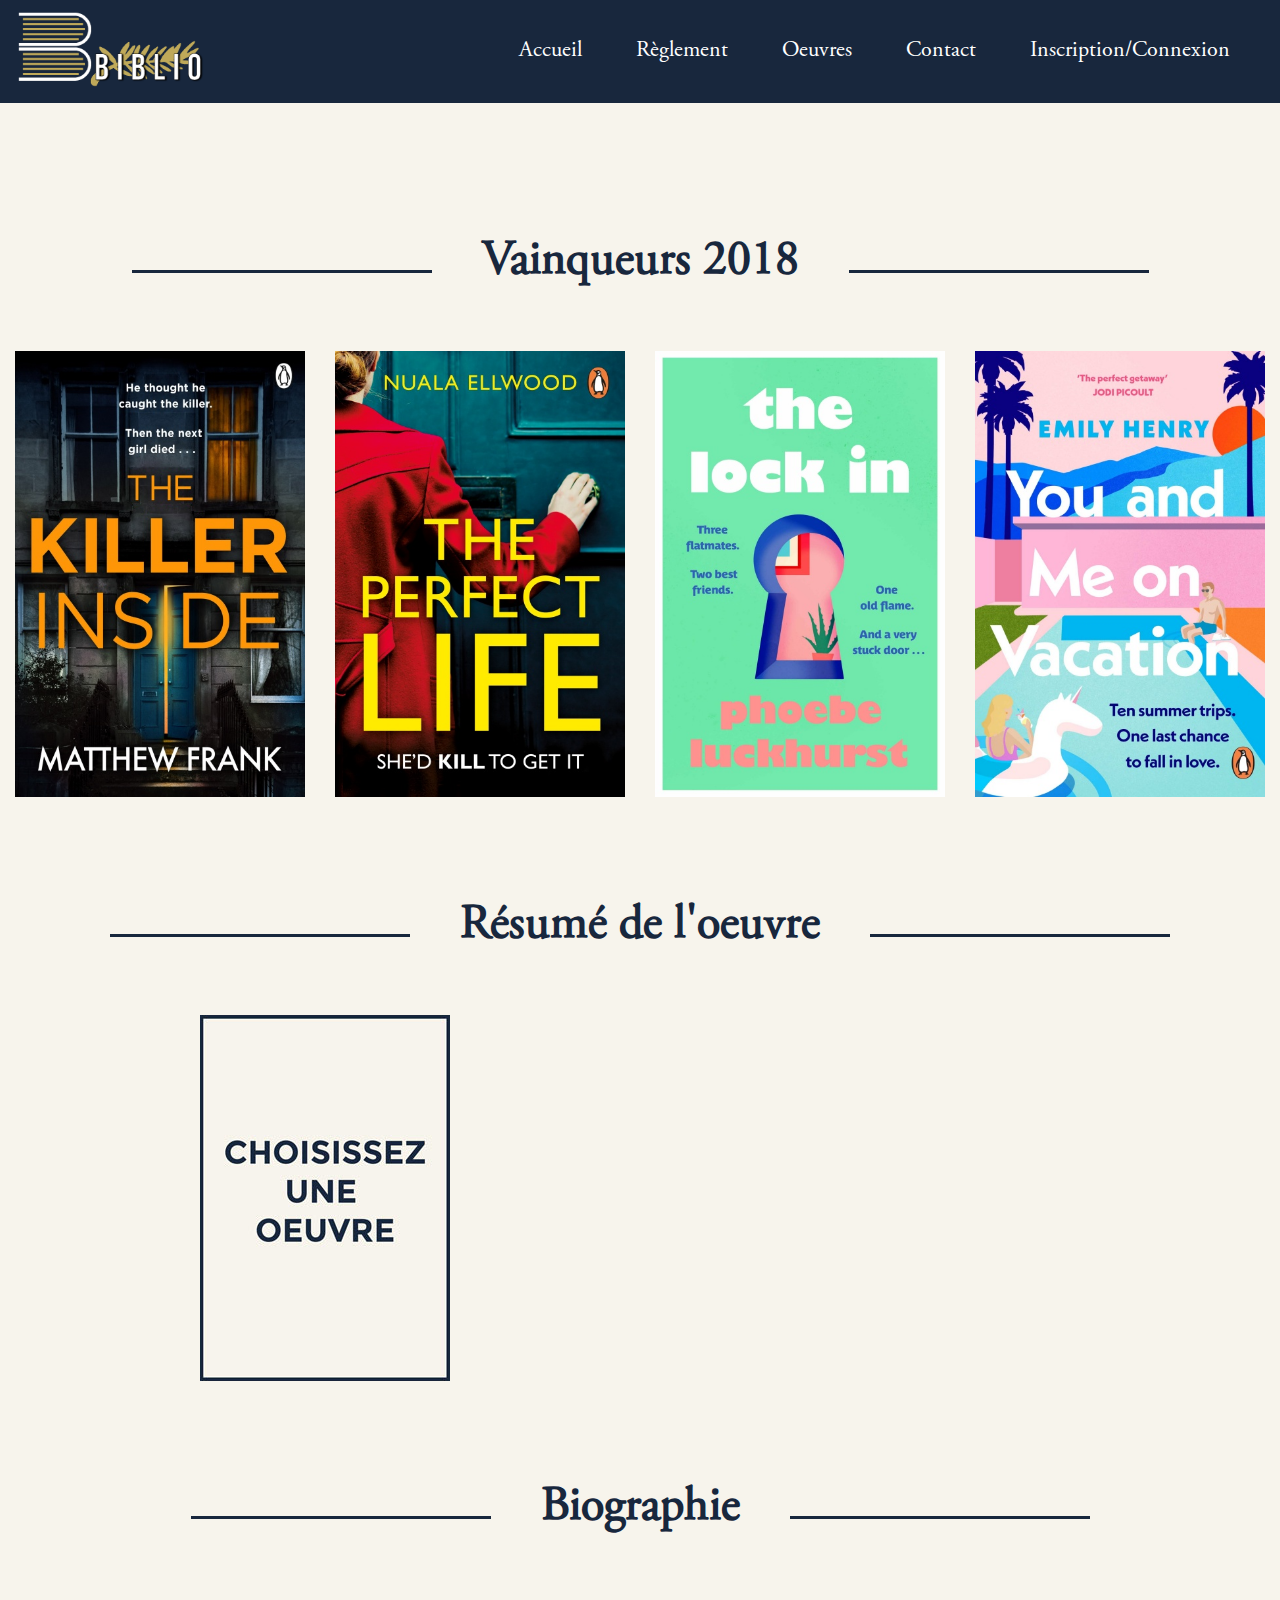
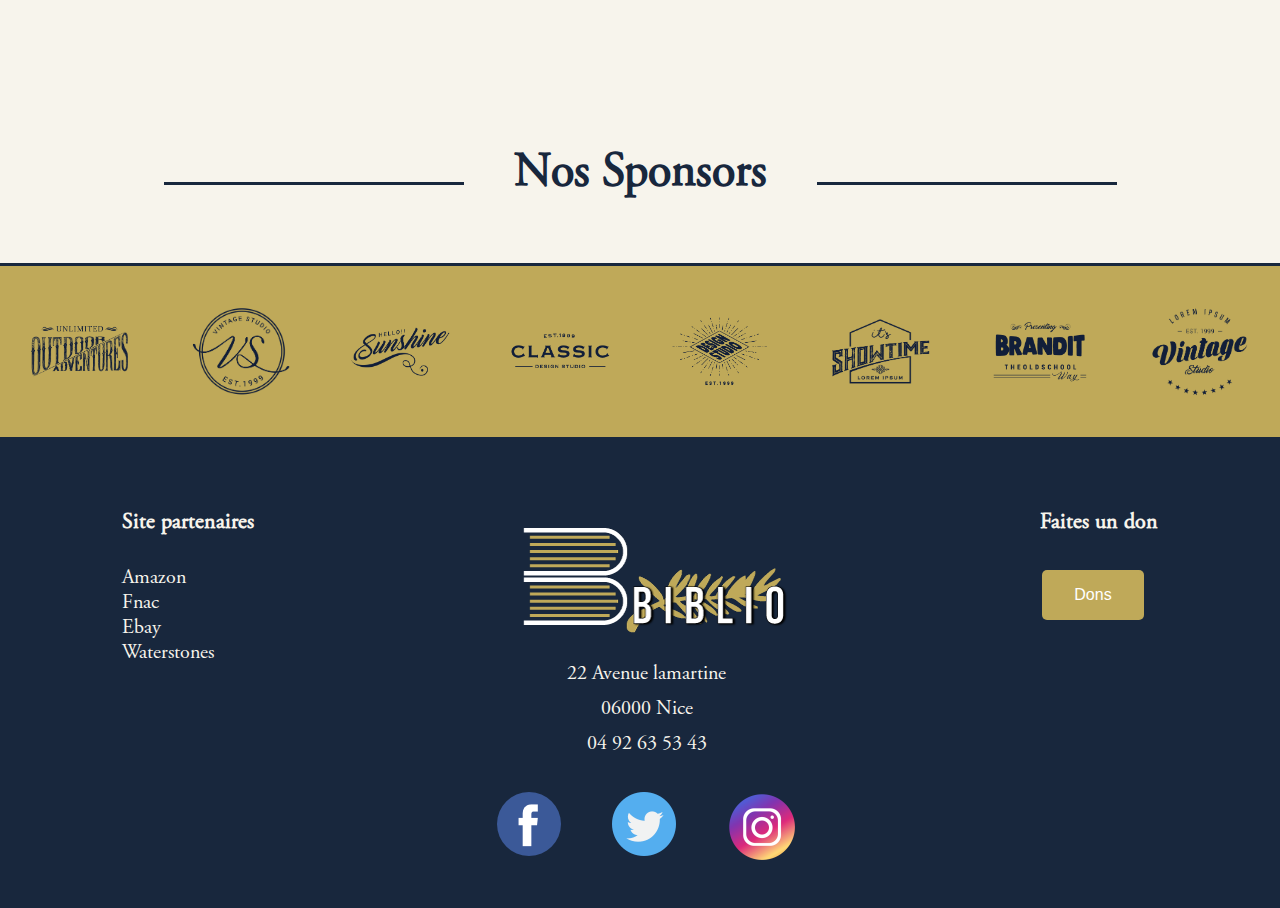
<file: file/palm2018.html>
<!DOCTYPE html>
<html lang="fr">
  <head>
    <meta charset="UTF-8" />
    <meta name="viewport" content="width=device-width, initial-scale=1.0" />
    <link rel="stylesheet" href="../css/base.css" />
    <link rel="stylesheet" href="../css/book.css" />
    <script defer src="../js/palm2018.js"></script>
    <title>Bbiblio - Vainqueurs 2018</title>
  </head>
  <body>

  <!-- /**** Navigateur ****/ -->
    <nav>
        <header>
            <a href="../index.html"><img src="../image/logo.png" alt="Bbiblio"></a>
        </header>
        <ul>
            <li><a href="../index.html">Accueil</a></li>
            <li><a href="../file/reglement.html">Règlement</a></li>
            <li><a href="../file/oeuvre.html">Oeuvres</a></li>
            <li><a href="../file/contact.html">Contact</a></li>
            <li><a href="../file/inscription.html">Inscription/Connexion</a></li>
        </ul>
    </nav>
  <!-- /**** Navigateur fin ****/ -->
  <br><br><br><br><br>
  <!-- Oeuvre -->
  <div id="titre">
    <div class="line"></div>
    <h1>Vainqueurs 2018</h1>
    <div class="line"></div>
  </div>

  <div class="oeuvre">
    <img id="img1" src="../image/recompense/sl(5).jpg" alt="vainqueur 2018">
    <img id="img2" src="../image/recompense/sl(6).jpg" alt="vainqueur 2018">
    <img id="img3" src="../image/recompense/sl(7).jpg" alt="vainqueur 2018">
    <img id="img4" src="../image/recompense/sl(8).jpg" alt="vainqueur 2018">
  </div>

  <!-- Biographie -->
  <div id="titre">
    <div class="line"></div>
    <h1>Résumé de l'oeuvre</h1>
    <div class="line"></div>
  </div>

  <div class="bio">
    <div class="jaquette">
        <img id="jaquette2" src="../image/jaquette.jpg" alt="">
        <div class="button_cont" align="center"><a class="example_a" href="https://www.amazon.fr">Commandez sur amazon</a></div>
    </div>
    <div class="titre3">
        <p>Lorem ipsum dolor sit amet consectetur adipisicing elit. Error nesciunt sint odio exercitationem accusantium. Tenetur saepe veniam quo nemo nisi possimus, deserunt inventore. Laboriosam voluptatem corrupti odit repellendus repudiandae omnis ullam architecto dolor consequatur rem commodi, eos fuga minus iure rerum, id similique quam aut reiciendis animi praesentium blanditiis! Cupiditate incidunt, id consectetur numquam voluptate non? Consectetur amet quibusdam repellendus, dicta fuga ullam, nam adipisci, inventore error tempora distinctio delectus dignissimos sequi neque nihil veritatis quidem assumenda earum consequuntur. Nihil, itaque doloribus omnis commodi assumenda atque. Totam alias id expedita perspiciatis ab amet quidem numquam molestiae vero fugit, distinctio in soluta odit unde illo inventore eaque necessitatibus assumenda saepe blanditiis facere cupiditate. Ipsam rem tenetur veniam nobis temporibus sint nesciunt fugit recusandae voluptate doloribus tempore iure corporis, iusto nisi tempora cupiditate libero, architecto commodi nostrum doloremque, harum facilis ipsum eaque! Dolore perferendis ex accusamus aliquam aspernatur quod blanditiis! Voluptates, laboriosam.</p>
    </div>
 </div>

 <br><br><br>

  <!-- Biographie -->
  <div id="titre">
    <div class="line"></div>
    <h1>Biographie</h1>
    <div class="line"></div>
  </div>
  <div class="titre2 ">
      <p>Lorem ipsum dolor sit amet consectetur adipisicing elit. Error nesciunt sint odio exercitationem accusantium. Tenetur saepe veniam quo nemo nisi possimus, deserunt inventore. Laboriosam voluptatem corrupti odit repellendus repudiandae omnis ullam architecto dolor consequatur rem commodi, eos fuga minus iure rerum, id similique quam aut reiciendis animi praesentium blanditiis! Cupiditate incidunt, id consectetur numquam voluptate non? Consectetur amet quibusdam repellendus, dicta fuga ullam, nam adipisci, inventore error tempora distinctio delectus dignissimos sequi neque nihil veritatis quidem assumenda earum consequuntur. Nihil, itaque doloribus omnis commodi assumenda atque. Totam alias id expedita perspiciatis ab amet quidem numquam molestiae vero fugit, distinctio in soluta odit unde illo inventore eaque necessitatibus assumenda saepe blanditiis facere cupiditate. Ipsam rem tenetur veniam nobis temporibus sint nesciunt fugit recusandae voluptate doloribus tempore iure corporis, iusto nisi tempora cupiditate libero, architecto commodi nostrum doloremque, harum facilis ipsum eaque! Dolore perferendis ex accusamus aliquam aspernatur quod blanditiis! Voluptates, laboriosam.</p>
      <div class="button" align="center"><a class="example_a" href="../book.xml" download="Caractéristiques_book" href="https://www.amazon.fr" target="_blank" >Plus de détail</a></div>
  </div>
  <br><br><br><br><br><br>

  <!-- /**** Logos ****/ -->
  <div id="titre">
    <div class="line"></div>
    <h1>Nos Sponsors</h1>
    <div class="line"></div>
  </div>
   <div class="logos">
    <img src="../image/logo1.png" alt="">
    <img src="../image/logo2.png" alt="">
    <img src="../image/logo3.png" alt="">
    <img src="../image/logo4.png" alt="">
    <img src="../image/logo5.png" alt="">
    <img src="../image/logo6.png" alt="">
    <img src="../image/logo7.png" alt="">
    <img src="../image/logo8.png" alt="">
  </div>
  <!-- /**** Logos fin ****/ -->
  
  <!-- /**** Footer ****/ -->
  <footer>
    <div class="partenaires">
      <h5>Site partenaires</h5>
      <a href="https://www.amazon.fr">Amazon</a>
      <a href="https://www.fnac.com/">Fnac</a>
      <a href="https://www.ebay.fr/">Ebay</a>
      <a href="https://www.waterstones.com">Waterstones</a>
    </div>
    <div class="center">
      <div class="coordonner">
        <img src="../image/logo.png" alt="">
        <a href="">22 Avenue lamartine</a>
        <a href="">06000 Nice</a>
        <a href="">04 92 63 53 43</a>
      </div>
      <div class="reseau">
        <a href="https://www.facebook.com/"><img src="../image/facebook.png" alt=""></a>
        <a href="https://www.twitter.com"><img src="../image/twitter.png" alt=""></a>
        <a href="https://www.instagram.com/"><img src="../image/insta.png" alt=""></a>
      </div>
    </div>
    <div class="dons">
      <h5>Faites un don</h5>
      <button class="btn">Dons</button>
    </div>
  </footer>
  <!-- /**** Footer fin ****/ -->
  </body>
  </html>
</file>
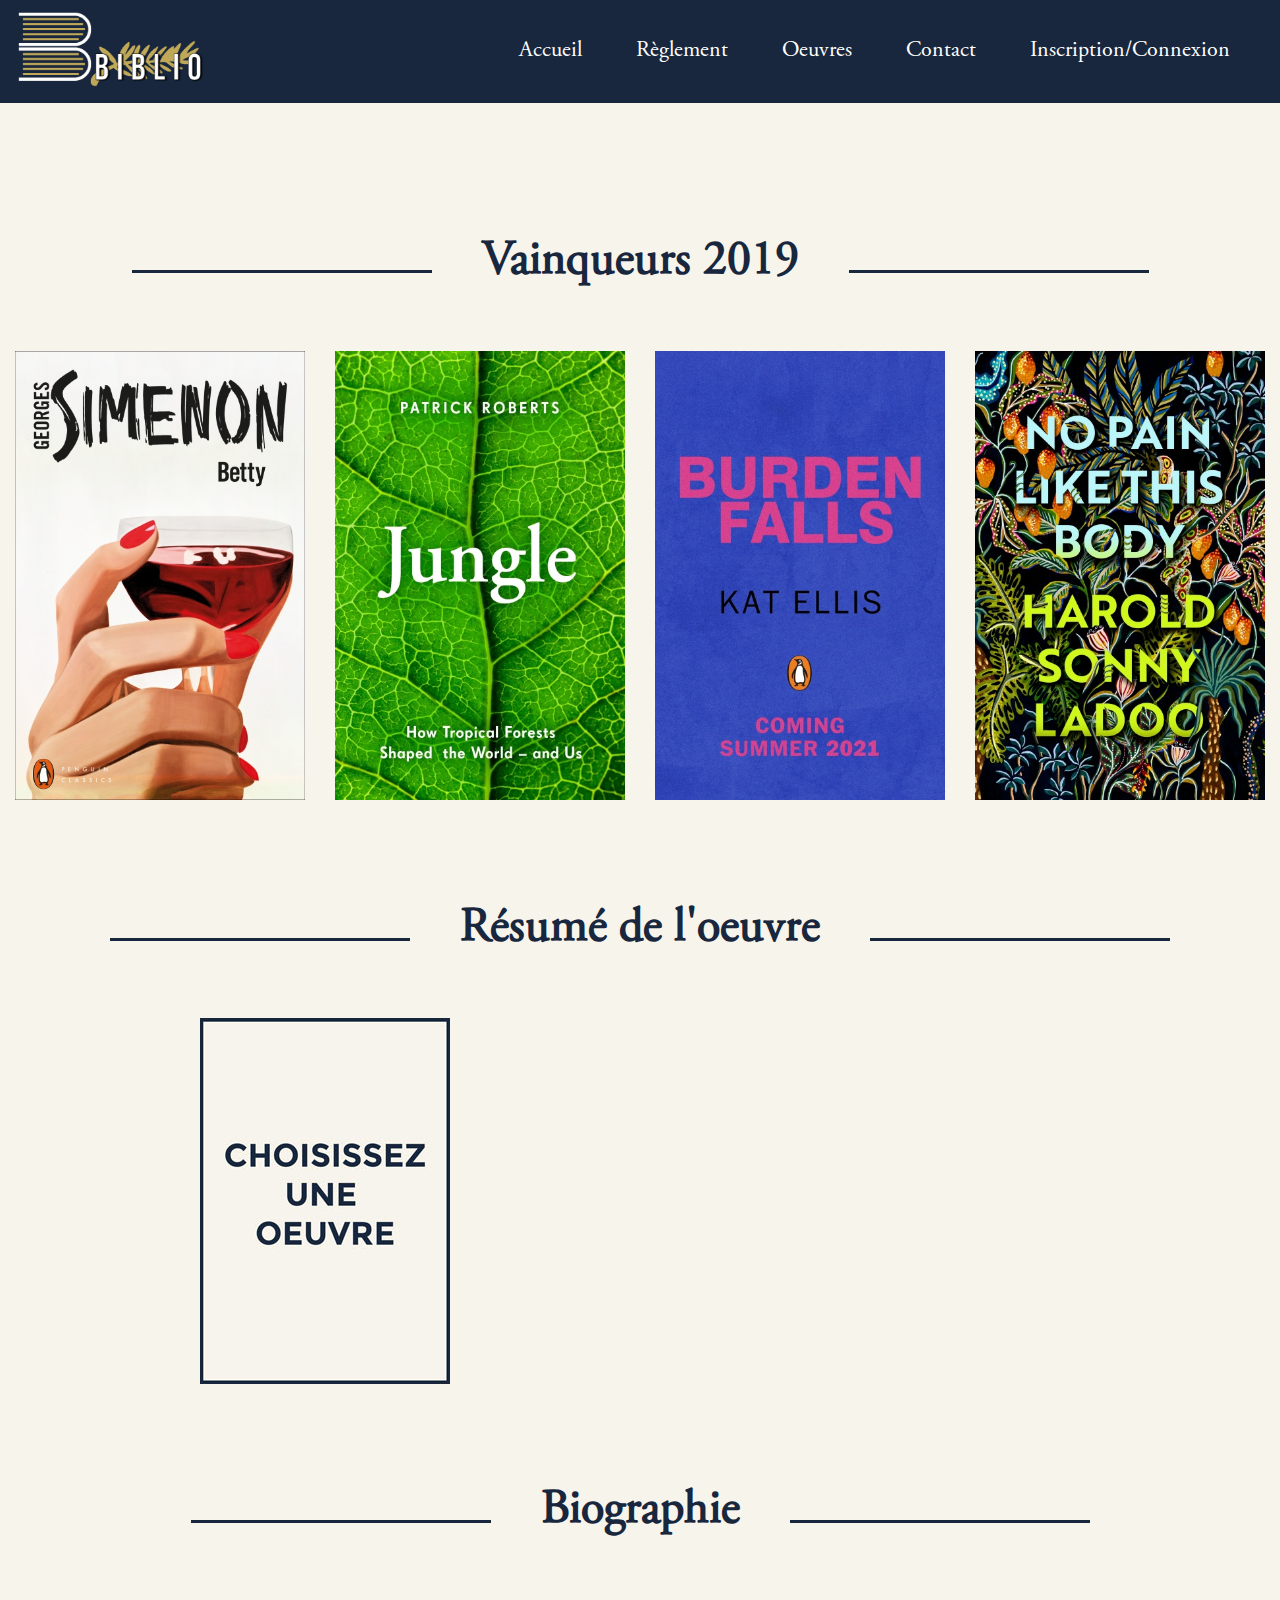
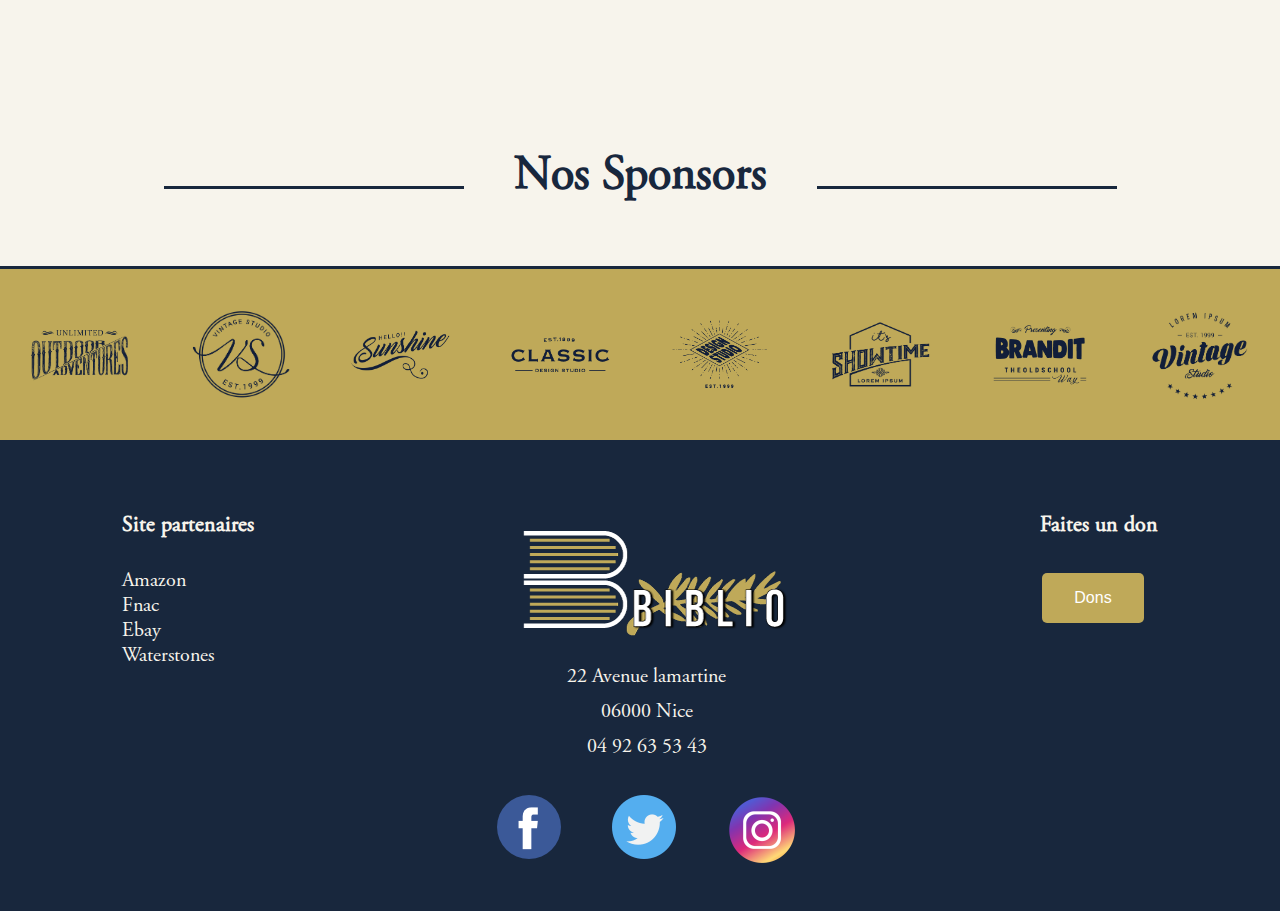
<file: file/palm2019.html>
<!DOCTYPE html>
<html lang="fr">
  <head>
    <meta charset="UTF-8" />
    <meta name="viewport" content="width=device-width, initial-scale=1.0" />
    <link rel="stylesheet" href="../css/base.css" />
    <link rel="stylesheet" href="../css/book.css" />
    <script defer src="../js/palm2019.js"></script>
    <title>Bbiblio - Vainqueurs 2019</title>
  </head>
  <body>

  <!-- /**** Navigateur ****/ -->
    <nav>
        <header>
            <a href="../index.html"><img src="../image/logo.png" alt="Bbiblio"></a>
        </header>
        <ul>
            <li><a href="../index.html">Accueil</a></li>
            <li><a href="../file/reglement.html">Règlement</a></li>
            <li><a href="../file/oeuvre.html">Oeuvres</a></li>
            <li><a href="../file/contact.html">Contact</a></li>
            <li><a href="../file/inscription.html">Inscription/Connexion</a></li>
        </ul>
    </nav>
  <!-- /**** Navigateur fin ****/ -->
  <br><br><br><br><br>
  <!-- Oeuvre -->
  <div id="titre">
    <div class="line"></div>
    <h1>Vainqueurs 2019</h1>
    <div class="line"></div>
  </div>

  <div class="oeuvre">
    <img id="img1" src="../image/recompense/sl(9).jpg" alt="vainqueur 2019">
    <img id="img2" src="../image/recompense/sl(10).jpg" alt="vainqueur 2019">
    <img id="img3" src="../image/recompense/sl(11).jpg" alt="vainqueur 2019">
    <img id="img4" src="../image/recompense/sl(12).jpg" alt="vainqueur 2019">
  </div>

  <!-- Biographie -->
  <div id="titre">
    <div class="line"></div>
    <h1>Résumé de l'oeuvre</h1>
    <div class="line"></div>
  </div>

  <div class="bio">
    <div class="jaquette">
        <img id="jaquette2" src="../image/jaquette.jpg" alt="">
        <div class="button_cont" align="center"><a class="example_a" href="https://www.amazon.fr">Commandez sur amazon</a></div>
    </div>
    <div class="titre3">
        <p>Lorem ipsum dolor sit amet consectetur adipisicing elit. Error nesciunt sint odio exercitationem accusantium. Tenetur saepe veniam quo nemo nisi possimus, deserunt inventore. Laboriosam voluptatem corrupti odit repellendus repudiandae omnis ullam architecto dolor consequatur rem commodi, eos fuga minus iure rerum, id similique quam aut reiciendis animi praesentium blanditiis! Cupiditate incidunt, id consectetur numquam voluptate non? Consectetur amet quibusdam repellendus, dicta fuga ullam, nam adipisci, inventore error tempora distinctio delectus dignissimos sequi neque nihil veritatis quidem assumenda earum consequuntur. Nihil, itaque doloribus omnis commodi assumenda atque. Totam alias id expedita perspiciatis ab amet quidem numquam molestiae vero fugit, distinctio in soluta odit unde illo inventore eaque necessitatibus assumenda saepe blanditiis facere cupiditate. Ipsam rem tenetur veniam nobis temporibus sint nesciunt fugit recusandae voluptate doloribus tempore iure corporis, iusto nisi tempora cupiditate libero, architecto commodi nostrum doloremque, harum facilis ipsum eaque! Dolore perferendis ex accusamus aliquam aspernatur quod blanditiis! Voluptates, laboriosam.</p>
    </div>
 </div>

 <br><br><br>

  <!-- Biographie -->
  <div id="titre">
    <div class="line"></div>
    <h1>Biographie</h1>
    <div class="line"></div>
  </div>
  <div class="titre2 ">
      <p>Lorem ipsum dolor sit amet consectetur adipisicing elit. Error nesciunt sint odio exercitationem accusantium. Tenetur saepe veniam quo nemo nisi possimus, deserunt inventore. Laboriosam voluptatem corrupti odit repellendus repudiandae omnis ullam architecto dolor consequatur rem commodi, eos fuga minus iure rerum, id similique quam aut reiciendis animi praesentium blanditiis! Cupiditate incidunt, id consectetur numquam voluptate non? Consectetur amet quibusdam repellendus, dicta fuga ullam, nam adipisci, inventore error tempora distinctio delectus dignissimos sequi neque nihil veritatis quidem assumenda earum consequuntur. Nihil, itaque doloribus omnis commodi assumenda atque. Totam alias id expedita perspiciatis ab amet quidem numquam molestiae vero fugit, distinctio in soluta odit unde illo inventore eaque necessitatibus assumenda saepe blanditiis facere cupiditate. Ipsam rem tenetur veniam nobis temporibus sint nesciunt fugit recusandae voluptate doloribus tempore iure corporis, iusto nisi tempora cupiditate libero, architecto commodi nostrum doloremque, harum facilis ipsum eaque! Dolore perferendis ex accusamus aliquam aspernatur quod blanditiis! Voluptates, laboriosam.</p>
      <div class="button" align="center"><a class="example_a" href="../book.xml" download="Caractéristiques_book" href="https://www.amazon.fr" target="_blank" >Plus de détail</a></div>
  </div>
  <br><br><br><br><br><br>

  <!-- /**** Logos ****/ -->
  <div id="titre">
    <div class="line"></div>
    <h1>Nos Sponsors</h1>
    <div class="line"></div>
  </div>
   <div class="logos">
    <img src="../image/logo1.png" alt="">
    <img src="../image/logo2.png" alt="">
    <img src="../image/logo3.png" alt="">
    <img src="../image/logo4.png" alt="">
    <img src="../image/logo5.png" alt="">
    <img src="../image/logo6.png" alt="">
    <img src="../image/logo7.png" alt="">
    <img src="../image/logo8.png" alt="">
  </div>
  <!-- /**** Logos fin ****/ -->
  
  <!-- /**** Footer ****/ -->
  <footer>
    <div class="partenaires">
      <h5>Site partenaires</h5>
      <a href="https://www.amazon.fr">Amazon</a>
      <a href="https://www.fnac.com/">Fnac</a>
      <a href="https://www.ebay.fr/">Ebay</a>
      <a href="https://www.waterstones.com">Waterstones</a>
    </div>
    <div class="center">
      <div class="coordonner">
        <img src="../image/logo.png" alt="">
        <a href="">22 Avenue lamartine</a>
        <a href="">06000 Nice</a>
        <a href="">04 92 63 53 43</a>
      </div>
      <div class="reseau">
        <a href="https://www.facebook.com/"><img src="../image/facebook.png" alt=""></a>
        <a href="https://www.twitter.com"><img src="../image/twitter.png" alt=""></a>
        <a href="https://www.instagram.com/"><img src="../image/insta.png" alt=""></a>
      </div>
    </div>
    <div class="dons">
      <h5>Faites un don</h5>
      <button class="btn">Dons</button>
    </div>
  </footer>
  <!-- /**** Footer fin ****/ -->
  </body>
  </html>
</file>
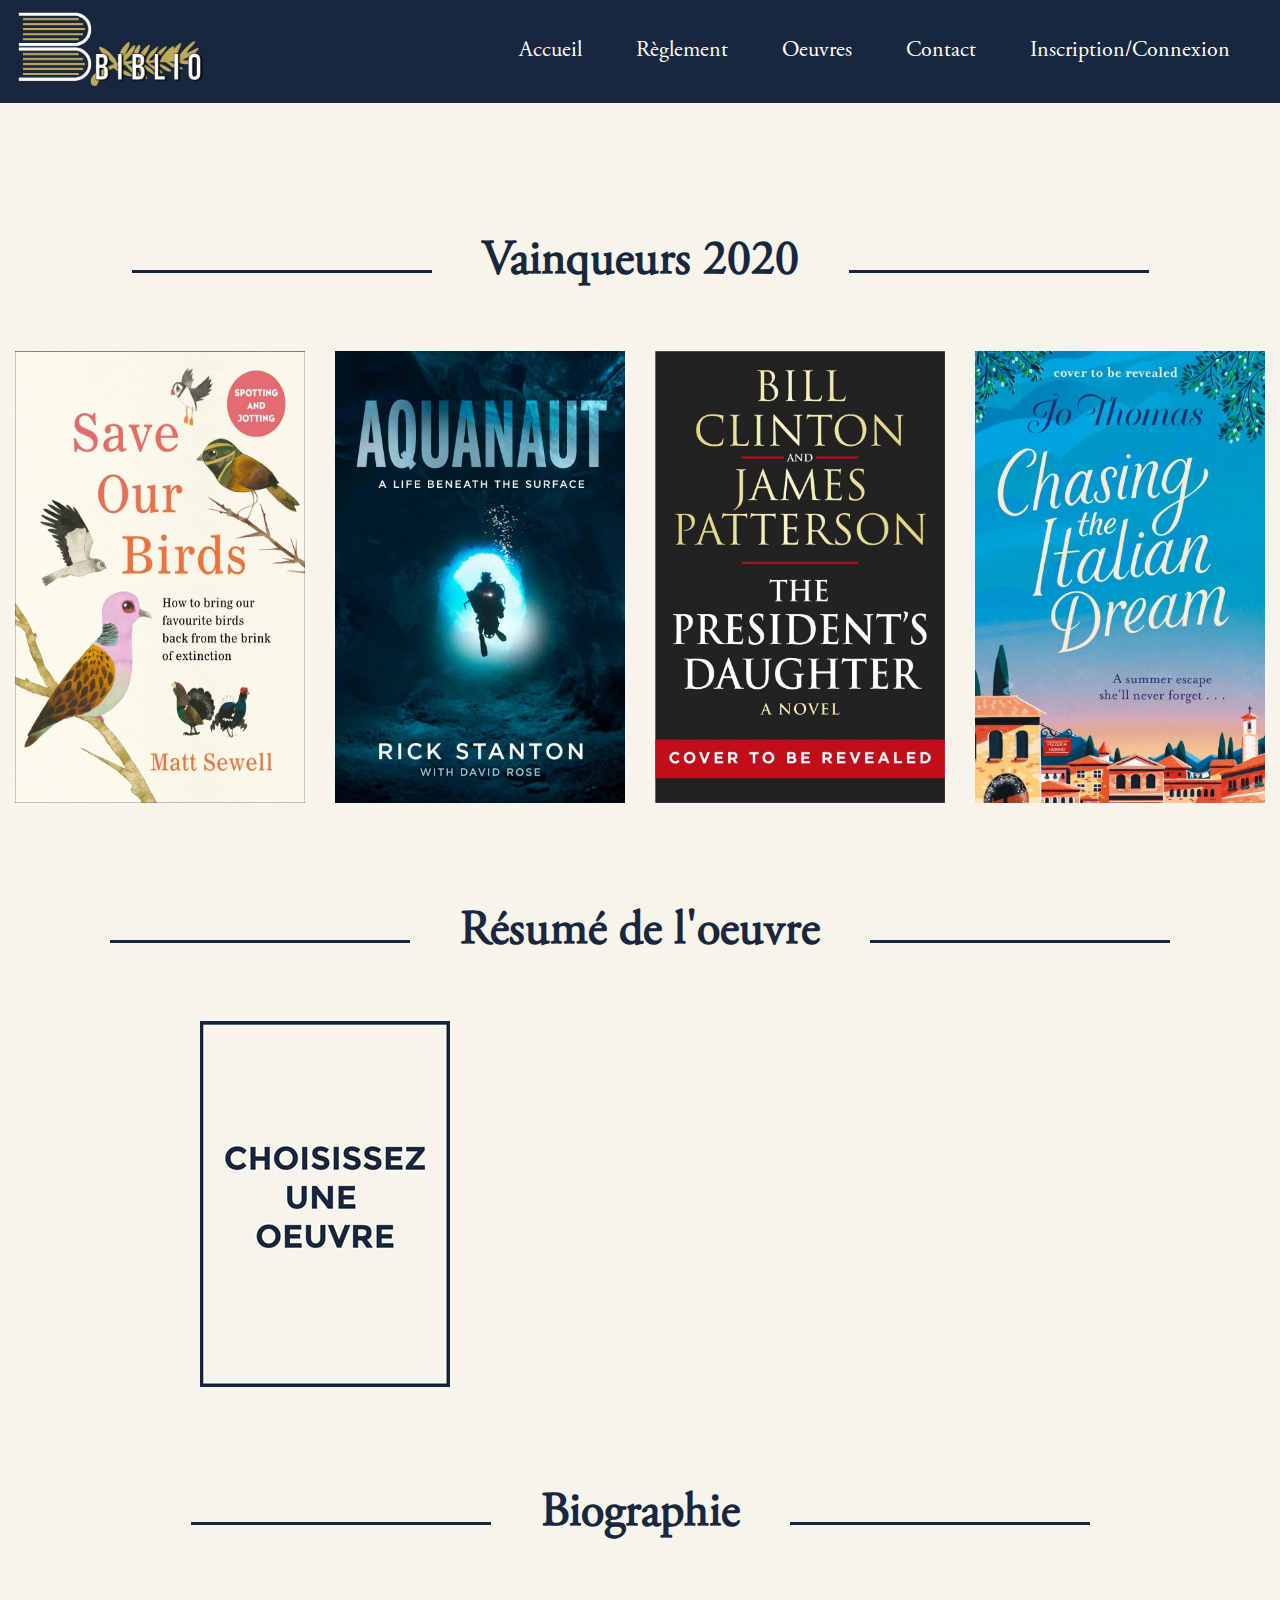
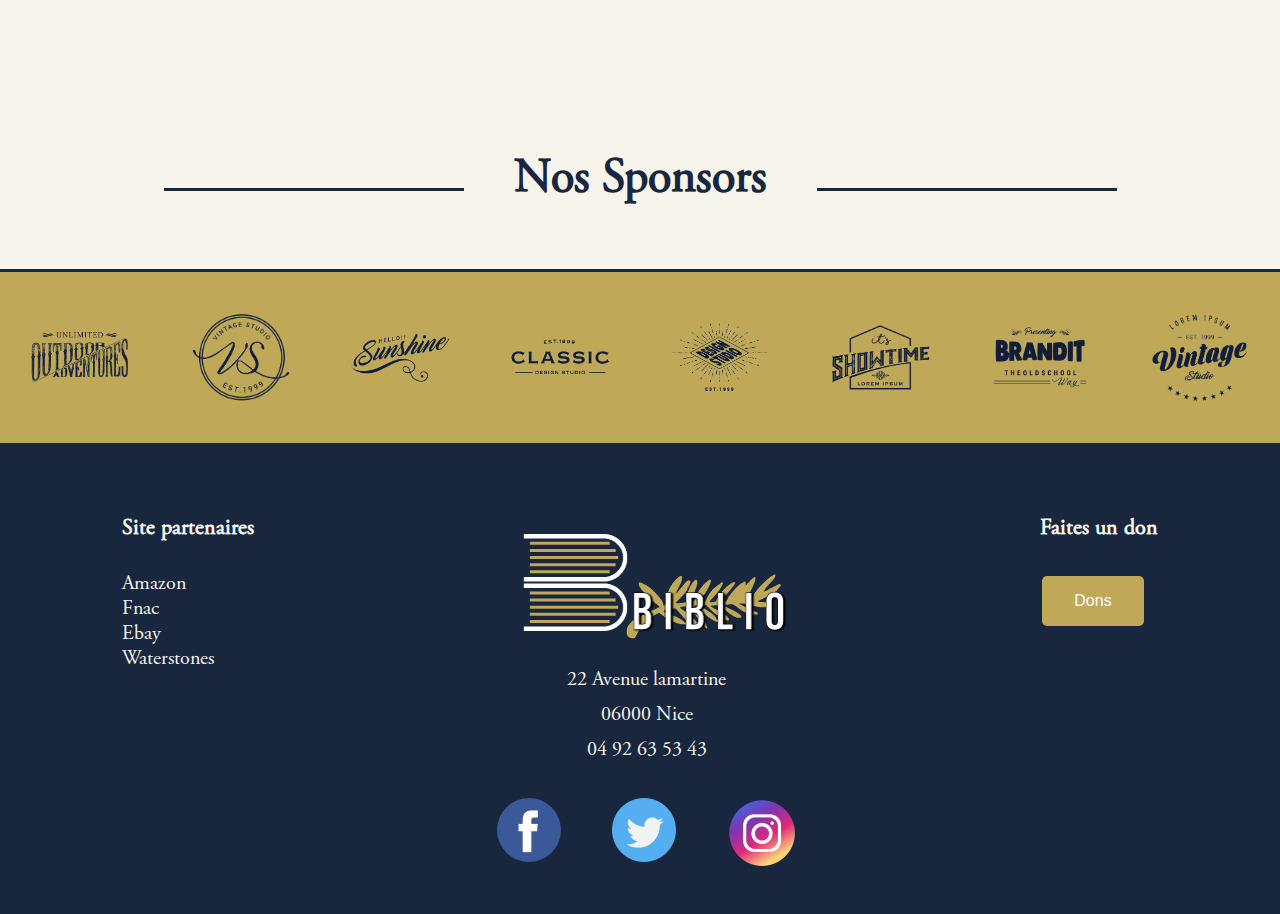
<file: file/palm2020.html>
<!DOCTYPE html>
<html lang="fr">
  <head>
    <meta charset="UTF-8" />
    <meta name="viewport" content="width=device-width, initial-scale=1.0" />
    <link rel="stylesheet" href="../css/base.css" />
    <link rel="stylesheet" href="../css/book.css" />
    <script defer src="../js/palm2020.js"></script>
    <title>Bbiblio - Vainqueurs 2020</title>
  </head>
  <body>

  <!-- /**** Navigateur ****/ -->
    <nav>
        <header>
            <a href="../index.html"><img src="../image/logo.png" alt="Bbiblio"></a>
        </header>
        <ul>
            <li><a href="../index.html">Accueil</a></li>
            <li><a href="../file/reglement.html">Règlement</a></li>
            <li><a href="../file/oeuvre.html">Oeuvres</a></li>
            <li><a href="../file/contact.html">Contact</a></li>
            <li><a href="../file/inscription.html">Inscription/Connexion</a></li>
        </ul>
    </nav>
  <!-- /**** Navigateur fin ****/ -->
  <br><br><br><br><br>
  <!-- Oeuvre -->
  <div id="titre">
    <div class="line"></div>
    <h1>Vainqueurs 2020</h1>
    <div class="line"></div>
  </div>

  <div class="oeuvre">
    <img id="img1" src="../image/recompense/sl(13).jpg" alt="vainqueur 2020">
    <img id="img2" src="../image/recompense/sl(14).jpg" alt="vainqueur 2020">
    <img id="img3" src="../image/recompense/sl(15).jpg" alt="vainqueur 2020">
    <img id="img4" src="../image/recompense/sl(16).jpg" alt="vainqueur 2020">
  </div>

  <!-- Biographie -->
  <div id="titre">
    <div class="line"></div>
    <h1>Résumé de l'oeuvre</h1>
    <div class="line"></div>
  </div>

  <div class="bio">
    <div class="jaquette">
        <img id="jaquette2" src="../image/jaquette.jpg" alt="">
        <div class="button_cont" align="center"><a class="example_a" href="https://www.amazon.fr">Commandez sur amazon</a></div>
    </div>
    <div class="titre3">
        <p>Lorem ipsum dolor sit amet consectetur adipisicing elit. Error nesciunt sint odio exercitationem accusantium. Tenetur saepe veniam quo nemo nisi possimus, deserunt inventore. Laboriosam voluptatem corrupti odit repellendus repudiandae omnis ullam architecto dolor consequatur rem commodi, eos fuga minus iure rerum, id similique quam aut reiciendis animi praesentium blanditiis! Cupiditate incidunt, id consectetur numquam voluptate non? Consectetur amet quibusdam repellendus, dicta fuga ullam, nam adipisci, inventore error tempora distinctio delectus dignissimos sequi neque nihil veritatis quidem assumenda earum consequuntur. Nihil, itaque doloribus omnis commodi assumenda atque. Totam alias id expedita perspiciatis ab amet quidem numquam molestiae vero fugit, distinctio in soluta odit unde illo inventore eaque necessitatibus assumenda saepe blanditiis facere cupiditate. Ipsam rem tenetur veniam nobis temporibus sint nesciunt fugit recusandae voluptate doloribus tempore iure corporis, iusto nisi tempora cupiditate libero, architecto commodi nostrum doloremque, harum facilis ipsum eaque! Dolore perferendis ex accusamus aliquam aspernatur quod blanditiis! Voluptates, laboriosam.</p>
    </div>
 </div>

 <br><br><br>

  <!-- Biographie -->
  <div id="titre">
    <div class="line"></div>
    <h1>Biographie</h1>
    <div class="line"></div>
  </div>
  <div class="titre2 ">
      <p>Lorem ipsum dolor sit amet consectetur adipisicing elit. Error nesciunt sint odio exercitationem accusantium. Tenetur saepe veniam quo nemo nisi possimus, deserunt inventore. Laboriosam voluptatem corrupti odit repellendus repudiandae omnis ullam architecto dolor consequatur rem commodi, eos fuga minus iure rerum, id similique quam aut reiciendis animi praesentium blanditiis! Cupiditate incidunt, id consectetur numquam voluptate non? Consectetur amet quibusdam repellendus, dicta fuga ullam, nam adipisci, inventore error tempora distinctio delectus dignissimos sequi neque nihil veritatis quidem assumenda earum consequuntur. Nihil, itaque doloribus omnis commodi assumenda atque. Totam alias id expedita perspiciatis ab amet quidem numquam molestiae vero fugit, distinctio in soluta odit unde illo inventore eaque necessitatibus assumenda saepe blanditiis facere cupiditate. Ipsam rem tenetur veniam nobis temporibus sint nesciunt fugit recusandae voluptate doloribus tempore iure corporis, iusto nisi tempora cupiditate libero, architecto commodi nostrum doloremque, harum facilis ipsum eaque! Dolore perferendis ex accusamus aliquam aspernatur quod blanditiis! Voluptates, laboriosam.</p>
      <div class="button" align="center"><a class="example_a" href="../book.xml" download="Caractéristiques_book" href="https://www.amazon.fr" target="_blank" >Plus de détail</a></div>
  </div>
  <br><br><br><br><br><br>

  <!-- /**** Logos ****/ -->
  <div id="titre">
    <div class="line"></div>
    <h1>Nos Sponsors</h1>
    <div class="line"></div>
  </div>
   <div class="logos">
    <img src="../image/logo1.png" alt="">
    <img src="../image/logo2.png" alt="">
    <img src="../image/logo3.png" alt="">
    <img src="../image/logo4.png" alt="">
    <img src="../image/logo5.png" alt="">
    <img src="../image/logo6.png" alt="">
    <img src="../image/logo7.png" alt="">
    <img src="../image/logo8.png" alt="">
  </div>
  <!-- /**** Logos fin ****/ -->
  
  <!-- /**** Footer ****/ -->
  <footer>
    <div class="partenaires">
      <h5>Site partenaires</h5>
      <a href="https://www.amazon.fr">Amazon</a>
      <a href="https://www.fnac.com/">Fnac</a>
      <a href="https://www.ebay.fr/">Ebay</a>
      <a href="https://www.waterstones.com">Waterstones</a>
    </div>
    <div class="center">
      <div class="coordonner">
        <img src="../image/logo.png" alt="">
        <a href="">22 Avenue lamartine</a>
        <a href="">06000 Nice</a>
        <a href="">04 92 63 53 43</a>
      </div>
      <div class="reseau">
        <a href="https://www.facebook.com/"><img src="../image/facebook.png" alt=""></a>
        <a href="https://www.twitter.com"><img src="../image/twitter.png" alt=""></a>
        <a href="https://www.instagram.com/"><img src="../image/insta.png" alt=""></a>
      </div>
    </div>
    <div class="dons">
      <h5>Faites un don</h5>
      <button class="btn">Dons</button>
    </div>
  </footer>
  <!-- /**** Footer fin ****/ -->
  </body>
  </html>
</file>
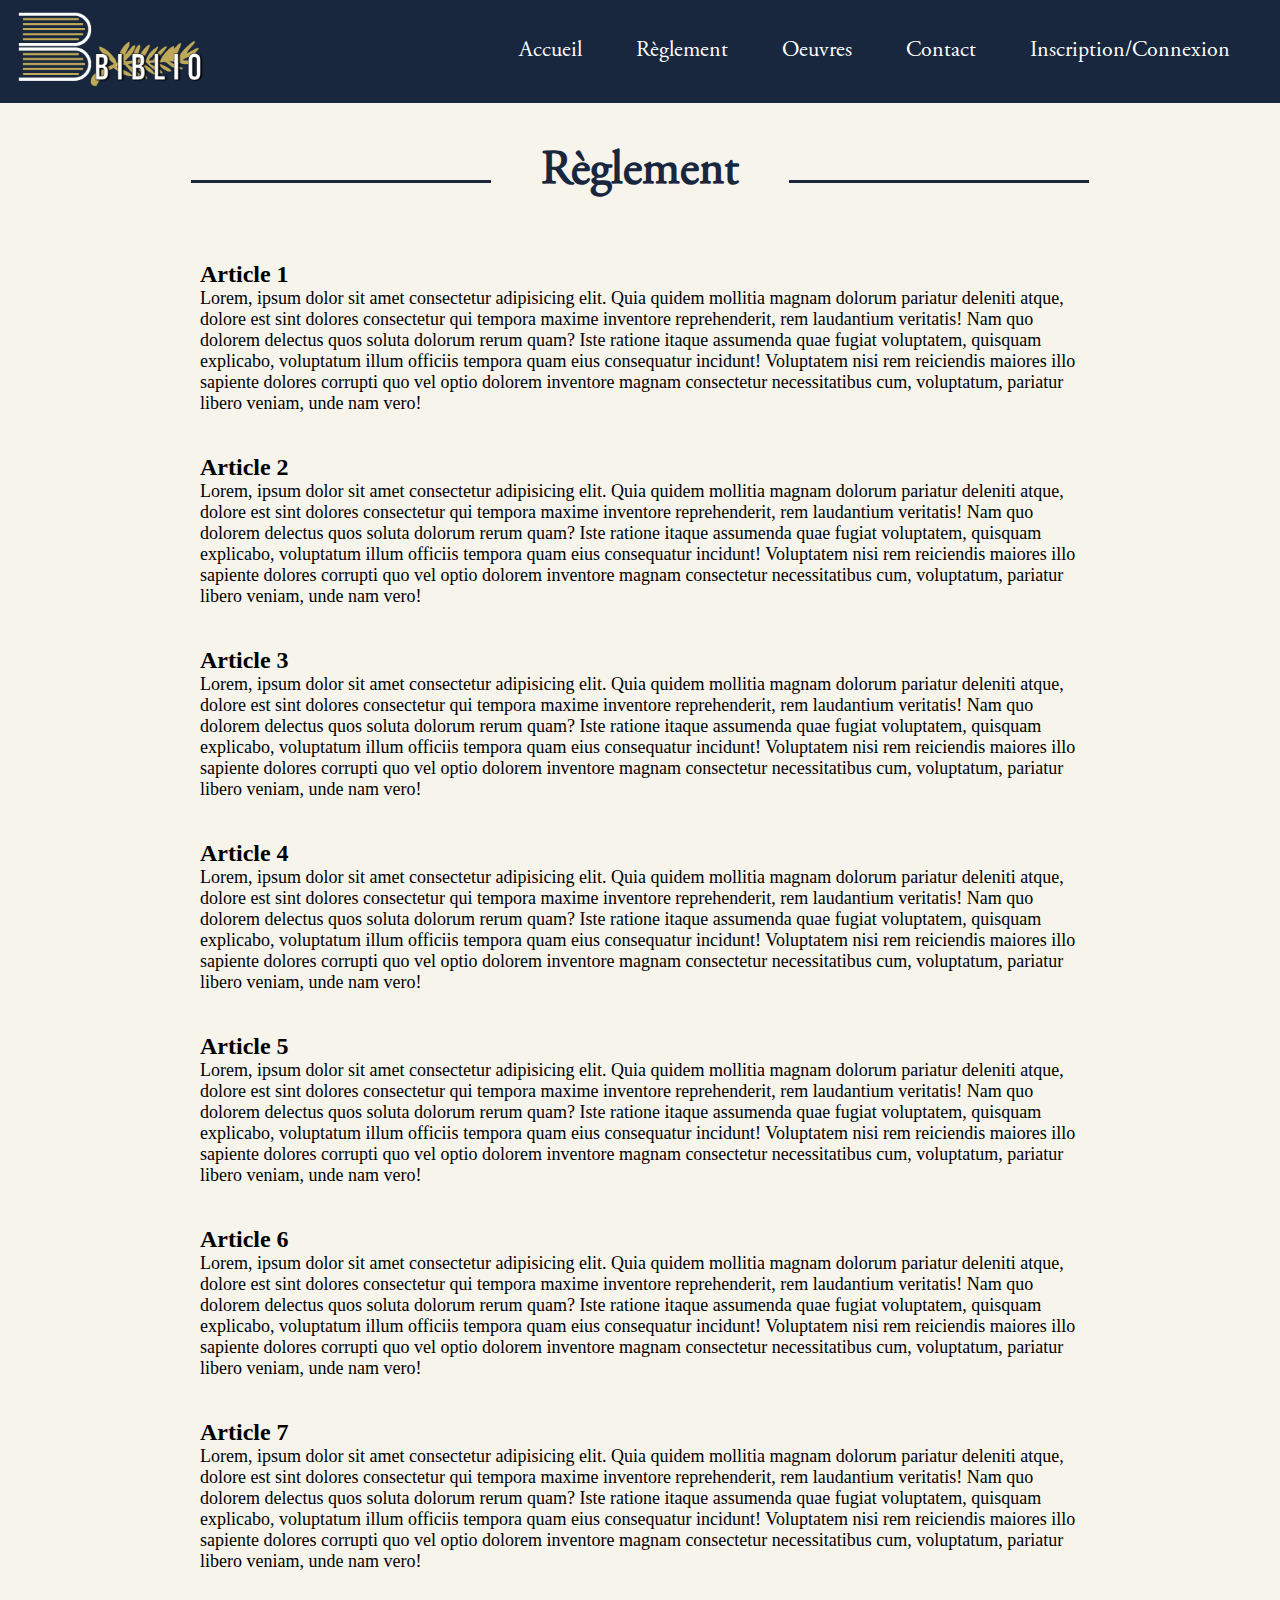
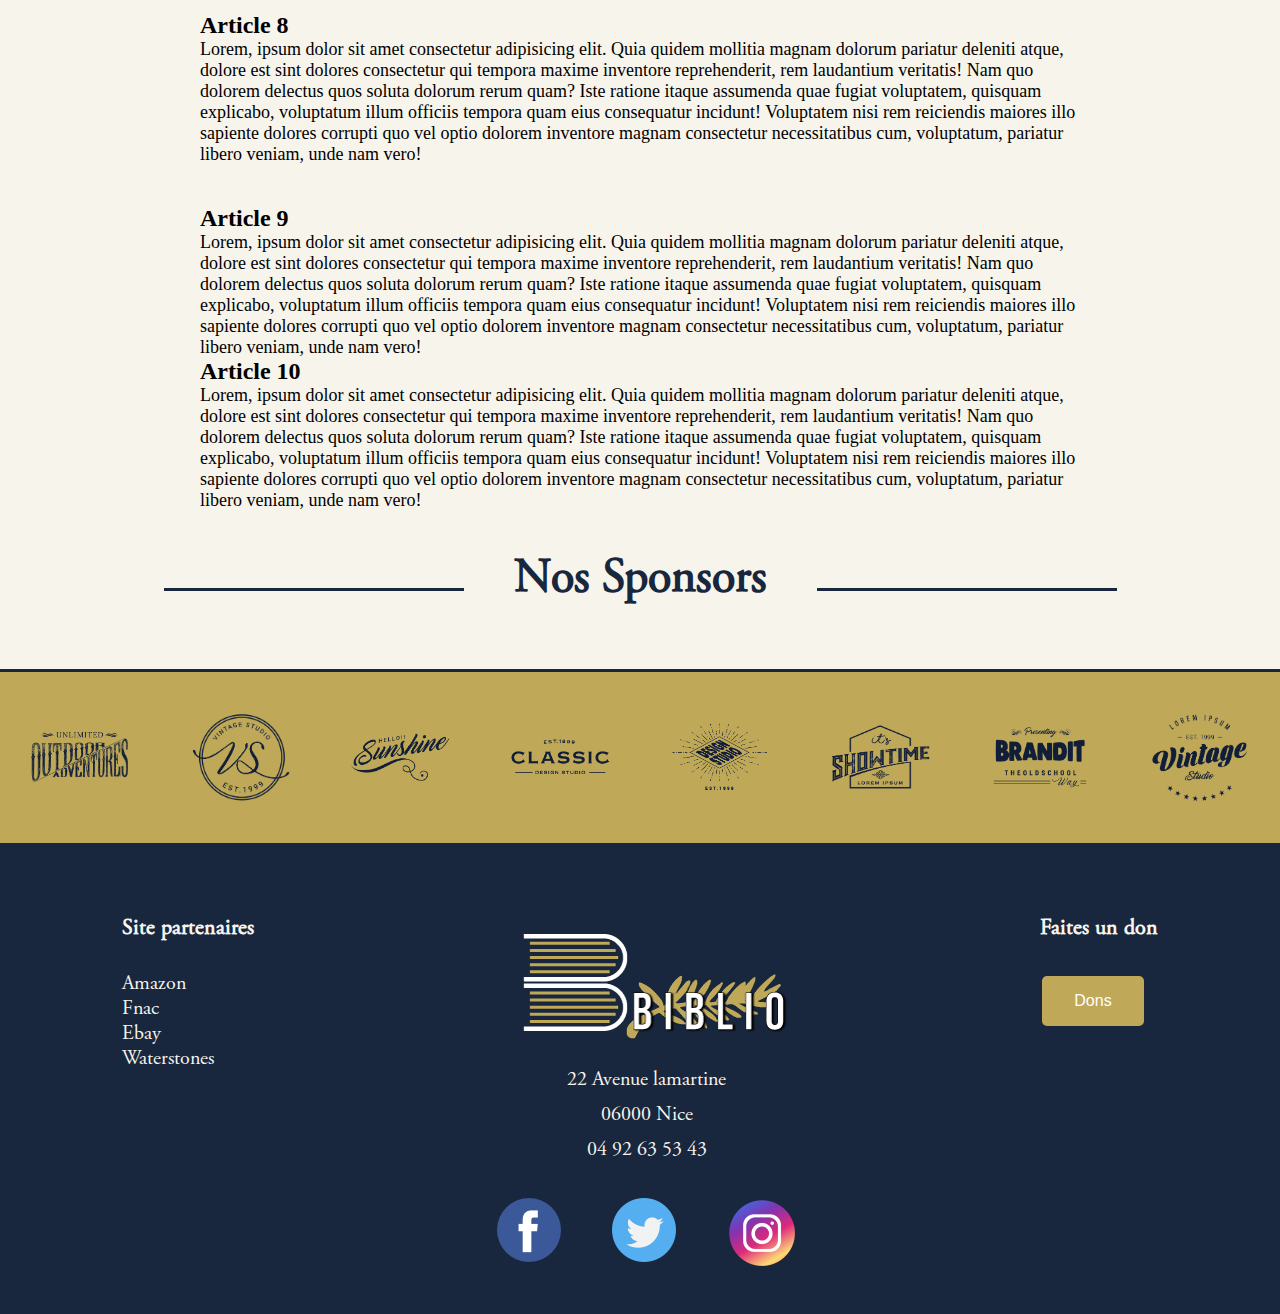
<file: file/reglement.html>
<!DOCTYPE html>
<html lang="fr">
  <head>
    <meta charset="UTF-8" />
    <meta name="viewport" content="width=device-width, initial-scale=1.0" />
    <link rel="stylesheet" href="../css/base.css" />
    <link rel="stylesheet" href="../css/reglement.css" />
    <title>Bbiblio</title>
  </head>
  <body>

    <!-- /**** Navigateur ****/ -->
    <nav>
        <header>
            <a href="../index.html"><img src="../image/logo.png" alt="Bbiblio"></a>
        </header>
        <ul>
            <li><a href="../index.html">Accueil</a></li>
            <li><a href="../file/reglement.html">Règlement</a></li>
            <li><a href="../file/oeuvre.html">Oeuvres</a></li>
            <li><a href="../file/contact.html">Contact</a></li>
            <li><a href="../file/inscription.html">Inscription/Connexion</a></li>
        </ul>
    </nav>
    <!-- /**** Navigateur fin ****/ -->

    <!-- Règlement -->

    <div id="titre">
      <div class="line"></div>
      <h1>Règlement</h1>
      <div class="line"></div>
    </div>

    <div class="reglement">
      <div class="article">
        <h2>Article 1</h2>
        <p>Lorem, ipsum dolor sit amet consectetur adipisicing elit. Quia quidem mollitia magnam dolorum pariatur deleniti atque, dolore est sint dolores consectetur qui tempora maxime inventore reprehenderit, rem laudantium veritatis! Nam quo dolorem delectus quos soluta dolorum rerum quam? Iste ratione itaque assumenda quae fugiat voluptatem, quisquam explicabo, voluptatum illum officiis tempora quam eius consequatur incidunt! Voluptatem nisi rem reiciendis maiores illo sapiente dolores corrupti quo vel optio dolorem inventore magnam consectetur necessitatibus cum, voluptatum, pariatur libero veniam, unde nam vero!</p>
      </div>
      <div class="article">
        <h2>Article 2</h2>
        <p>Lorem, ipsum dolor sit amet consectetur adipisicing elit. Quia quidem mollitia magnam dolorum pariatur deleniti atque, dolore est sint dolores consectetur qui tempora maxime inventore reprehenderit, rem laudantium veritatis! Nam quo dolorem delectus quos soluta dolorum rerum quam? Iste ratione itaque assumenda quae fugiat voluptatem, quisquam explicabo, voluptatum illum officiis tempora quam eius consequatur incidunt! Voluptatem nisi rem reiciendis maiores illo sapiente dolores corrupti quo vel optio dolorem inventore magnam consectetur necessitatibus cum, voluptatum, pariatur libero veniam, unde nam vero!</p>
      </div>
      <div class="article">
        <h2>Article 3</h2>
        <p>Lorem, ipsum dolor sit amet consectetur adipisicing elit. Quia quidem mollitia magnam dolorum pariatur deleniti atque, dolore est sint dolores consectetur qui tempora maxime inventore reprehenderit, rem laudantium veritatis! Nam quo dolorem delectus quos soluta dolorum rerum quam? Iste ratione itaque assumenda quae fugiat voluptatem, quisquam explicabo, voluptatum illum officiis tempora quam eius consequatur incidunt! Voluptatem nisi rem reiciendis maiores illo sapiente dolores corrupti quo vel optio dolorem inventore magnam consectetur necessitatibus cum, voluptatum, pariatur libero veniam, unde nam vero!</p>
      </div>
      <div class="article">
        <h2>Article 4</h2>
        <p>Lorem, ipsum dolor sit amet consectetur adipisicing elit. Quia quidem mollitia magnam dolorum pariatur deleniti atque, dolore est sint dolores consectetur qui tempora maxime inventore reprehenderit, rem laudantium veritatis! Nam quo dolorem delectus quos soluta dolorum rerum quam? Iste ratione itaque assumenda quae fugiat voluptatem, quisquam explicabo, voluptatum illum officiis tempora quam eius consequatur incidunt! Voluptatem nisi rem reiciendis maiores illo sapiente dolores corrupti quo vel optio dolorem inventore magnam consectetur necessitatibus cum, voluptatum, pariatur libero veniam, unde nam vero!</p>
      </div>
      <div class="article">
        <h2>Article 5</h2>
        <p>Lorem, ipsum dolor sit amet consectetur adipisicing elit. Quia quidem mollitia magnam dolorum pariatur deleniti atque, dolore est sint dolores consectetur qui tempora maxime inventore reprehenderit, rem laudantium veritatis! Nam quo dolorem delectus quos soluta dolorum rerum quam? Iste ratione itaque assumenda quae fugiat voluptatem, quisquam explicabo, voluptatum illum officiis tempora quam eius consequatur incidunt! Voluptatem nisi rem reiciendis maiores illo sapiente dolores corrupti quo vel optio dolorem inventore magnam consectetur necessitatibus cum, voluptatum, pariatur libero veniam, unde nam vero!</p>
      </div>
      <div class="article">
        <h2>Article 6</h2>
        <p>Lorem, ipsum dolor sit amet consectetur adipisicing elit. Quia quidem mollitia magnam dolorum pariatur deleniti atque, dolore est sint dolores consectetur qui tempora maxime inventore reprehenderit, rem laudantium veritatis! Nam quo dolorem delectus quos soluta dolorum rerum quam? Iste ratione itaque assumenda quae fugiat voluptatem, quisquam explicabo, voluptatum illum officiis tempora quam eius consequatur incidunt! Voluptatem nisi rem reiciendis maiores illo sapiente dolores corrupti quo vel optio dolorem inventore magnam consectetur necessitatibus cum, voluptatum, pariatur libero veniam, unde nam vero!</p>
      </div>
      <div class="article">
        <h2>Article 7</h2>
        <p>Lorem, ipsum dolor sit amet consectetur adipisicing elit. Quia quidem mollitia magnam dolorum pariatur deleniti atque, dolore est sint dolores consectetur qui tempora maxime inventore reprehenderit, rem laudantium veritatis! Nam quo dolorem delectus quos soluta dolorum rerum quam? Iste ratione itaque assumenda quae fugiat voluptatem, quisquam explicabo, voluptatum illum officiis tempora quam eius consequatur incidunt! Voluptatem nisi rem reiciendis maiores illo sapiente dolores corrupti quo vel optio dolorem inventore magnam consectetur necessitatibus cum, voluptatum, pariatur libero veniam, unde nam vero!</p>
      </div>
      <div class="article">
        <h2>Article 8</h2>
        <p>Lorem, ipsum dolor sit amet consectetur adipisicing elit. Quia quidem mollitia magnam dolorum pariatur deleniti atque, dolore est sint dolores consectetur qui tempora maxime inventore reprehenderit, rem laudantium veritatis! Nam quo dolorem delectus quos soluta dolorum rerum quam? Iste ratione itaque assumenda quae fugiat voluptatem, quisquam explicabo, voluptatum illum officiis tempora quam eius consequatur incidunt! Voluptatem nisi rem reiciendis maiores illo sapiente dolores corrupti quo vel optio dolorem inventore magnam consectetur necessitatibus cum, voluptatum, pariatur libero veniam, unde nam vero!</p>
      </div>
      <div class="article">
        <h2>Article 9</h2>
        <p>Lorem, ipsum dolor sit amet consectetur adipisicing elit. Quia quidem mollitia magnam dolorum pariatur deleniti atque, dolore est sint dolores consectetur qui tempora maxime inventore reprehenderit, rem laudantium veritatis! Nam quo dolorem delectus quos soluta dolorum rerum quam? Iste ratione itaque assumenda quae fugiat voluptatem, quisquam explicabo, voluptatum illum officiis tempora quam eius consequatur incidunt! Voluptatem nisi rem reiciendis maiores illo sapiente dolores corrupti quo vel optio dolorem inventore magnam consectetur necessitatibus cum, voluptatum, pariatur libero veniam, unde nam vero!</p>
      </div>
      <div class="Article">
        <h2>Article 10</h2>
        <p>Lorem, ipsum dolor sit amet consectetur adipisicing elit. Quia quidem mollitia magnam dolorum pariatur deleniti atque, dolore est sint dolores consectetur qui tempora maxime inventore reprehenderit, rem laudantium veritatis! Nam quo dolorem delectus quos soluta dolorum rerum quam? Iste ratione itaque assumenda quae fugiat voluptatem, quisquam explicabo, voluptatum illum officiis tempora quam eius consequatur incidunt! Voluptatem nisi rem reiciendis maiores illo sapiente dolores corrupti quo vel optio dolorem inventore magnam consectetur necessitatibus cum, voluptatum, pariatur libero veniam, unde nam vero!</p>
      </div>
    </div>

     <!-- /**** Logos ****/ -->
 <div id="titre">
    <div class="line"></div>
    <h1>Nos Sponsors</h1>
    <div class="line"></div>
  </div>
   <div class="logos">
    <img src="../image/logo1.png" alt="">
    <img src="../image/logo2.png" alt="">
    <img src="../image/logo3.png" alt="">
    <img src="../image/logo4.png" alt="">
    <img src="../image/logo5.png" alt="">
    <img src="../image/logo6.png" alt="">
    <img src="../image/logo7.png" alt="">
    <img src="../image/logo8.png" alt="">
  </div>
  <!-- /**** Logos fin ****/ -->
  
  <!-- /**** Footer ****/ -->
  <footer>
    <div class="partenaires">
      <h5>Site partenaires</h5>
      <a href="https://www.amazon.fr">Amazon</a>
      <a href="https://www.fnac.com/">Fnac</a>
      <a href="https://www.ebay.fr/">Ebay</a>
      <a href="https://www.waterstones.com">Waterstones</a>
    </div>
    <div class="center">
      <div class="coordonner">
        <img src="../image/logo.png" alt="">
        <a href="">22 Avenue lamartine</a>
        <a href="">06000 Nice</a>
        <a href="">04 92 63 53 43</a>
      </div>
      <div class="reseau">
        <a href="https://www.facebook.com/"><img src="../image/facebook.png" alt=""></a>
        <a href="https://www.twitter.com"><img src="../image/twitter.png" alt=""></a>
        <a href="https://www.instagram.com/"><img src="../image/insta.png" alt=""></a>
      </div>
    </div>
    <div class="dons">
      <h5>Faites un don</h5>
      <button class="btn">Dons</button>
    </div>
  </footer>
  <!-- /**** Footer fin ****/ -->
  </body>
  </html>
</file>
<file: style.css>
@font-face 
{
  font-family: "garamond";
  src: url("/font/AGaramondPro-Regular.otf"), url("../font/AGaramondPro-Regular.otf");
}

@font-face 
{
    
  font-family: "garamondbold";
  src: url("/font/AGaramondPro-Bold.otf"), url("../font/AGaramondPro-Bold.otf");
}

   *{
       box-sizing: border-box;
       margin: 0;
       padding: 0;
       scrollbar-color: transparent transparent; /* thumb and track color */
       scrollbar-width: 0px;
      
   }


   *::-webkit-scrollbar {
    width: 0;
  }
  
  *::-webkit-scrollbar-track {
    background: transparent;
  }
  
  *::-webkit-scrollbar-thumb {
    background: transparent;
    border: none;
  }
  
  * {
    -ms-overflow-style: none;
  }

  html{
    background-color: #F7F4EC;
  }

  /**** Navigateur ****/

nav{
    background-color: #18273d;
    display: flex;
    justify-content: space-between;
    align-items: center;

}

nav ul li a{
    font-family: "garamond";
    color:white;
    transition: 0.3s;
    text-decoration:none;
    font-size: 22px;
}

nav ul li a:hover{
    color:#bbb6b6;
}

ul li{
    list-style-type: none;
    display: inline-block;
    padding-right: 50px;
}

nav ul{
    display: inline-block;
}

nav ul li img{
    width: 50%;
}

nav header img{
    width: 70%;
}


/**** Slider ****/

@keyframes tonext {
    75% {
      left: 0;
    }
    95% {
      left: 100%;
    }
    98% {
      left: 100%;
    }
    99% {
      left: 0;
    }
  }
  
  @keyframes tostart {
    75% {
      left: 0;
    }
    95% {
      left: -300%;
    }
    98% {
      left: -300%;
    }
    99% {
      left: 0;
    }
  }
  
  @keyframes snap {
    96% {
      scroll-snap-align: center;
    }
    97% {
      scroll-snap-align: none;
    }
    99% {
      scroll-snap-align: none;
    }
    100% {
      scroll-snap-align: center;
    }
  }
  
  
  ol, li {
    list-style: none;
    margin: 0;
    padding: 0;
  }
  
  .carousel {
    position: relative;
    padding-top: 40%;
    filter: drop-shadow(0 0 10px #0003);
    perspective: 100px;
  }
  
  .carousel__viewport {
    position: absolute;
    top: 0;
    right: 0;
    bottom: 0;
    left: 0;
    display: flex;
    overflow-x: scroll;
    counter-reset: item;
    scroll-behavior: smooth;
    scroll-snap-type: x mandatory;
  }
  
  .carousel__slide {
    position: relative;
    flex: 0 0 100%;
    width: 100%;
    counter-increment: item;
  }

  
  .carousel__slide:nth-child(1) {
    background-image: url("./image/slide1.jpg");
    background-repeat: no-repeat;
    background-size: cover;
    background-position: center;
  }

  .carousel__slide:nth-child(2) {
    background-image: url("./image/slide2.jpg");
    background-repeat: no-repeat;
    background-size: cover;
    background-position: center;
  }

  .carousel__slide:nth-child(3) {
    background-image: url("./image/slide3.jpg");
    background-repeat: no-repeat;
    background-size: cover;
    background-position: center;
  }
  
  .carousel__snapper {
    position: absolute;
    top: 0;
    left: 0;
    width: 100%;
    height: 100%;
    scroll-snap-align: center;
  }

  
  @media (hover: hover) {
    .carousel__snapper {
      animation-name: tonext, snap;
      animation-timing-function: ease;
      animation-duration: 4s;
      animation-iteration-count: infinite;
    }
  
    .carousel__slide:last-child .carousel__snapper {
      animation-name: tostart, snap;
    }
  }
  
  @media (prefers-reduced-motion: reduce) {
    .carousel__snapper {
      animation-name: none;
    }
  }
  
  .carousel:hover .carousel__snapper,
  .carousel:focus-within .carousel__snapper {
    animation-name: none;
  }
  
  .carousel__navigation {
    position: absolute;
    right: 0;
    bottom: 0;
    left: 0;
    text-align: center;
  }
  
  .carousel__navigation-list,
  .carousel__navigation-item {
    display: inline-block;
  }
  
  .carousel::before,
  .carousel::after,
  .carousel__prev,
  .carousel__next {
    position: absolute;
    top: 0;
    margin-top: 20%;
    width: 4rem;
    height: 4rem;
    transform: translateY(-50%);
    border-radius: 50%;
    font-size: 0;
    outline: 0;
    margin-right: 20px;
    margin-left: 20px;
  }
  
  .carousel::before,
  .carousel__prev {
    left: -1rem;
  }
  
  .carousel::after,
  .carousel__next {
    right: -1rem;
  }
  
  .carousel::before,
  .carousel::after {
    content: '';
    z-index: 1;
    background-color: #18273D;
    background-size: 1.5rem 1.5rem;
    background-repeat: no-repeat;
    background-position: center center;
    color: #fff;
    font-size: 2.5rem;
    line-height: 4rem;
    text-align: center;
    pointer-events: none;
  }
  
  .carousel::before {
    background-image: url("data:image/svg+xml,%3Csvg viewBox='0 0 100 100' xmlns='http://www.w3.org/2000/svg'%3E%3Cpolygon points='0,50 80,100 80,0' fill='%23fff'/%3E%3C/svg%3E");
  }
  
  .carousel::after {
    background-image: url("data:image/svg+xml,%3Csvg viewBox='0 0 100 100' xmlns='http://www.w3.org/2000/svg'%3E%3Cpolygon points='100,50 20,100 20,0' fill='%23fff'/%3E%3C/svg%3E");
  }

  /**** Marquee ****/

aside {
    display: grid;
    align-items: center;
    justify-items: center;
    background-color: #F7F4EC;
}
  
marquee {
    height: 300px;
    width: 100%;
}
  
aside marquee img {
    height: 300px;
    padding-right: 50px;

}

aside h1{
  font-size: 48px;
  margin-bottom:40px;
  margin-top:20px;
  font-family: garamond;
  color:#18273D;
}

aside .line{
  width: 300px;
  height: 3px;
  background-color: #18273D;
  margin-right: 50px;
  margin-left:50px;
}

aside .superline{
  display: flex;
  justify-content: center;
  align-items: center;
  margin-top:40px;
}


/**** articles ****/

article{
  display:grid;
  grid-template-rows: 200px 900px 1fr;
  grid-template-columns: repeat(auto-fill, minmax(150px, 1fr)); 
  justify-items: center;
}

article .titre{
  grid-row:1/2;
  grid-column: 1/-1;
  color:#18273D;
  display:flex;
  justify-content: center;
  align-items: center;
  margin-top:40px;
}

article .titre .line{
  width: 300px;
  height: 3px;
  background-color: #18273D;
  margin-right: 50px;
  margin-left:50px;
}

article .titre h1{
  font-size: 48px;
  font-family: garamond;
  color:#18273D;
}

article .une{
  grid-row:2/3;
  grid-column: 3/4;
  font-family: garamond;
}

article .une img{
 width: 700px;
}

article .une h4{
  font-size: 23px;
}

article img{
  width: 50%;
}

.artaside{
  grid-row:2/3;
  grid-column: 7/-1;
  color:#333333;
  border-left: 4px;
  border-style: solid;
  border-image: 
    linear-gradient(
      to bottom, 
      rgba(0, 0, 0, 0), 
      #BFA959, rgba(0, 0, 0, 0)
    ) 1 100%;
}

.artaside h3{
 font-size: 38px;
 font-family: garamondbold;
}

.artaside p, h3{
  padding-left: 20px;
  padding-right: 20px;
}


.art1{
  grid-row:3/4;
  grid-column: 1/4;
  padding: 40px;
  border-right: 2px;
}

.art2{
  grid-row:3/4;
  grid-column: 4/7;
  padding: 40px;
  border-right: 2px;

}

.art3{
  grid-row:3/4;
  grid-column: 7/10;
  padding: 40px;
}


.sous_titre{
  font-size: 35px;
  font-family: garamondbold;
  padding:5px 0;
}

.artimg{
  width: 300px;
}

article .une h2{
  font-size: 40px;
  font-family: garamondbold;
  padding-top:30px;
  padding-bottom:30px;
}

article p{
  font-family: garamond;
  font-size: 20px;
}

article p, .sous_titre, h2{
  color:#333333
}

/**** Logos ****/

.logos{
  display: flex;
  justify-content: space-around;
  width: 100%;
  background-color: #BFA959;
  padding:40px 0;
  border-top:3px solid #18273d;
  border-bottom:3px solid #18273d;
  align-items: center;
  align-content: center;
  flex-wrap: wrap;
}

.logos img{
  width: 100px;
}

 #titre{
  grid-row:1/2;
  grid-column: 1/-1;
  color:#18273D;
  display:flex;
  justify-content: center;
  align-items: center;
  margin-top:40px;
  margin-bottom:40px;
}

#titre .line{
  width: 300px;
  height: 3px;
  background-color: #18273D;
  margin-right: 50px;
  margin-left:50px;
}

#titre h1{
  font-size: 48px;
  font-family: garamond;
  color:#18273D;
  padding-bottom:20px;
}

/* Footer */

footer{
  display:flex;
  justify-content: space-around;
  background-color: #18273d;
  padding:40px 0;
  font-family: "garamond";
  flex-wrap: wrap;
}

footer h5{
    color: #F7F4EC;
    transition: 0.3s;
    text-decoration: none;
    font-size: 22px;
    padding:30px 0;
}

.partenaires a, .coordonner a {
  display: block;
  color: #F7F4EC;
  text-decoration: none;
  font-size: 20px;
  transition:0.3s;
}

.coordonner a {
text-align: center;
padding:5px 0;
}

.partenaires a:hover, .coordonner a:hover  {
  color:#bbb6b6;
}

.coordonner{
  padding:30px 0;
}

.btn {
  background-color: #BFA959;
  border: none;
  color: white;
  padding: 16px 32px;
  text-align: center;
  font-size: 16px;
  margin: 4px 2px;
  transition: 0.3s;
  cursor:pointer;
  border-radius:5px;
}

.btn:hover {
  opacity: 0.8;
}

.reseau{
  display: flex;
  justify-content: space-between;
}




/* Responsive */

@media screen and (max-width: 1200px) {
    section {
        width: 100%;
    }

    article{
      display: flex;
      flex-direction: column;
    }

    article .une{
      margin-left:40px;
      padding-top:40px;
    }

    article .une img{
      width: 80%;
    }

    article .artaside{
      margin-left:20px;
      padding-top:40px;
      border:none;
    }

    article .art1 img, .art2 img, .art3 img{
      width: 50%;
    }

    article .art1, .art2, .art3{
      border:none;
    }

    article .art1{
      margin-top:40px;
    }

    aside .line{
      display: none;
    }

    article .titre .line{
      display: none;
    }

    #titre .line{
      display: none;
    }

   
}

@media screen and (max-width: 680px) {
  nav ul li img{
    display: none;
  }

    nav ul li a{
      font-size: 15px;
    }

    nav{
      flex-wrap: nowrap;
    }

  footer{
    flex-direction: column;
   justify-content: center;
   text-align: center;
  }

  .center{
    order: -3;
  }

  .reseau{
    justify-content: center;
  }

  .reseau img{
    padding : 0 20px;
  }
}
</file>
<file: css/base.css>
@font-face 
{
  font-family: "garamond";
  src: url("/font/AGaramondPro-Regular.otf");
}

@font-face 
{
    
  font-family: "garamondbold";
  src: url("/font/AGaramondPro-Bold.otf");
}

   *{
       box-sizing: border-box;
       margin: 0;
       padding: 0;
       scrollbar-color: transparent transparent; /* thumb and track color */
       scrollbar-width: 0px;
      
   }


   *::-webkit-scrollbar {
    width: 0;
  }
  
  *::-webkit-scrollbar-track {
    background: transparent;
  }
  
  *::-webkit-scrollbar-thumb {
    background: transparent;
    border: none;
  }
  
  * {
    -ms-overflow-style: none;
  }

  html{
    background-color: #F7F4EC;
  }

/**** Navigateur ****/

nav{
  background-color: #18273d;
  display: flex;
  justify-content: space-between;
  align-items: center;

}

nav ul li a{
  font-family: "garamond";
  color:white;
  transition: 0.3s;
  text-decoration:none;
  font-size: 22px;
}

nav ul li a:hover{
  color:#bbb6b6;
  text-decoration: none;
}

ul li{
  list-style-type: none;
  display: inline-block;
  padding-right: 50px;
}

nav ul{
  display: inline-block;
}

nav ul li img{
  width: 50%;
}

nav header img{
  width: 70%;
}

/**** Logos ****/

.logos{
  display: flex;
  justify-content: space-around;
  width: 100%;
  background-color: #BFA959;
  padding:40px 0;
  border-top:3px solid #18273d;
  border-bottom:3px solid #18273d;
  align-items: center;
  align-content: center;
  flex-wrap: wrap;
}

.logos img{
  width: 100px;
}

 #titre{
  grid-row:1/2;
  grid-column: 1/-1;
  color:#18273D;
  display:flex;
  justify-content: center;
  align-items: center;
  margin-top:40px;
  margin-bottom:40px;
}

#titre .line{
  width: 300px;
  height: 3px;
  background-color: #18273D;
  margin-right: 50px;
  margin-left:50px;
}

#titre h1{
  font-size: 48px;
  font-family: garamond;
  color:#18273D;
  padding-bottom:20px;
  text-align: center;
}

/* Footer */

footer{
  display:flex;
  justify-content: space-around;
  background-color: #18273d;
  padding:40px 0;
  font-family: "garamond";
  flex-wrap: wrap;
}

footer h5{
    color: #F7F4EC;
    transition: 0.3s;
    text-decoration: none;
    font-size: 22px;
    padding:30px 0;
}

.partenaires a, .coordonner a {
  display: block;
  color: #F7F4EC;
  text-decoration: none;
  font-size: 20px;
  transition:0.3s;
}

.coordonner a {
text-align: center;
padding:5px 0;
}

.partenaires a:hover, .coordonner a:hover  {
  color:#bbb6b6;
}

.coordonner{
  padding:30px 0;
}

.btn {
  background-color: #BFA959;
  border: none;
  color: white;
  padding: 16px 32px;
  text-align: center;
  font-size: 16px;
  margin: 4px 2px;
  transition: 0.3s;
  cursor:pointer;
  border-radius:5px;
}

.btn:hover {
  opacity: 0.8;
}

.reseau{
  display: flex;
  justify-content: space-between;
}

/* Page palmares 2017 bouton commandez */
.jaquette a{
  text-transform : none;
  font-size: 19px;
}


/* Responsive */

@media screen and (max-width: 1200px) {

    .line{
      display: none;
    }

    .titre .line{
      display: none;
    }

    #titre .line{
      display: none;
    }

   
}

@media screen and (max-width: 680px) {
  nav ul li img{
    display: none;
  }

    nav ul li a{
      font-size: 15px;
    }

    nav{
      flex-wrap: nowrap;
    }

  footer{
    flex-direction: column;
   justify-content: center;
   text-align: center;
  }

  .center{
    order: -3;
  }

  .reseau{
    justify-content: center;
  }

  .reseau img{
    padding : 0 20px;
  }
}
</file>
<file: css/book.css>
/* CSS REGROUPANT LES PAGES (ROMAN FRANCAIS, ROMAN ETRANGER, BIOGRAPHIE, DOCUMENTAIRE, PALM2017) */

/* Jaquette */
.oeuvre{
    display: flex;
    justify-content: space-around;
    margin-bottom : 100px;
    flex-wrap: wrap;
}

.oeuvre img{
    width: 290px;
}

.oeuvre img:hover{
  cursor: pointer;
}


/* Avis Oeuvre */
.stars-outer {
    position: relative;
    display: inline-block;
  }
  
  .stars-inner {
    position: absolute;
    top: 0;
    left: 0;
    white-space: nowrap;
    overflow: hidden;
    width: 0;
  }
  
  .stars-outer::before {
    content: "\f005 \f005 \f005 \f005 \f005 \f005 \f005 \f005 \f005 \f005";
    font-family: "Font Awesome 5 Free";
    font-weight: 900;
    font-size: 40px;
    color: #ccc;
  }
  
  .stars-inner::before {
    content: "\f005 \f005 \f005 \f005 \f005 \f005 \f005 \f005 \f005 \f005";
    font-family: "Font Awesome 5 Free";
    font-weight: 900;
    font-size: 40px;
    color: #BFA959;
  }

.principal{
    display: flex;
    justify-content: space-around;
    margin-bottom: 100px;
    margin-top:100px;
    flex-wrap: wrap;
}

.sco{
    display: flex;
    flex-direction: column;
}

/* DISPLAY USING JAVASCRIPT */
.score{
  display: none;
}

.nota{
	display: flex;
  align-items: center;
 
}

span{
	font-size:30px;
	margin-left: 30px;
}

.nota h1{
	margin-right: 50px;
}

/* Boutons */

.example_a{
  color: #fff !important;
  text-transform: uppercase;
  text-decoration: none;
  background: #BFA959;
  padding: 10px 25px;
  border-radius: 5px;
  display: inline-block;
  border: none;
  transition: all 0.4s ease 0s;
  text-decoration: none;
  }

  .example_b{
  color: #fff !important;
  text-transform: uppercase;
  text-decoration: none;
  background: #BFA959;
  padding: 10px 25px;
  border-radius: 5px;
  display: inline-block;
  border: none;
  transition: all 0.4s ease 0s;
  text-decoration: none;
  }

  .example_a:hover {
    background: #18273d;
    letter-spacing: 1px;
    transition: all 0.4s ease 0s;
    text-decoration: none;
    }

      .example_b:hover {
    background: #18273d;
    letter-spacing: 1px;
    transition: all 0.4s ease 0s;
    text-decoration: none;
    }

/* PALMARES */


/* Résumé de l'oeuvre */
.bio{
  display: flex;
}

/* Biographie */

.titre2, .bio{
  margin-left:200px;
  margin-right: 200px;
}

.titre3{
  margin-left: 100px;
}

/* USING JAVASCRIPT POUR PALMARES */

.titre3{
  font-size: 25px;
  display: none;
}

.titre2{
  font-size: 25px;
  display: none;
}

.button_cont{
  display: none;
}

.button_cont2{
  display: none;
  margin-top: 20px;
}

/* CONTACT PAGE  */

/* Coordonnés */
.block{
  display: flex;
  justify-content: center;
  text-align: center;
  margin-top: 100px;
  margin-bottom: 150px;
  font-family: garamondbold;
  flex-wrap: wrap;

}

.case{
  background-color: #BFA959;
  padding:40px;
  margin-right: 40px;
  margin-left: 40px;
  border-radius:15px;
  border : 2px solid #18273d
}

.case1{
  padding-left: 35px;
  padding-right:35px;
}

.case3{
  padding-left: 60px;
  padding-right:60px;
}

/* Formulaire de contact */
@import url(https://fonts.googleapis.com/css?family=Lato:100,300,400);

input::-webkit-input-placeholder, textarea::-webkit-input-placeholder {
  color: #aca49c;
  font-size: 0.875em;
}

input:focus::-webkit-input-placeholder, textarea:focus::-webkit-input-placeholder {
  color: #bbb5af;
}

input::-moz-placeholder, textarea::-moz-placeholder {
  color: #aca49c;
  font-size: 0.875em;
}

input:focus::-moz-placeholder, textarea:focus::-moz-placeholder {
  color: #bbb5af;
}

input::placeholder, textarea::placeholder {
  color: #aca49c;
  font-size: 0.875em;
}

input:focus::placeholder, textarea::focus:placeholder {
  color: #bbb5af;
}

input::-ms-placeholder, textarea::-ms-placeholder {
  color: #aca49c;
  font-size: 0.875em;
}

input:focus::-ms-placeholder, textarea:focus::-ms-placeholder {
  color: #bbb5af;
}

/* on hover placeholder */

input:hover::-webkit-input-placeholder, textarea:hover::-webkit-input-placeholder {
  color: #e2dedb;
  font-size: 0.875em;
}

input:hover:focus::-webkit-input-placeholder, textarea:hover:focus::-webkit-input-placeholder {
  color: #cbc6c1;
}

input:hover::-moz-placeholder, textarea:hover::-moz-placeholder {
  color: #e2dedb;
  font-size: 0.875em;
}

input:hover:focus::-moz-placeholder, textarea:hover:focus::-moz-placeholder {
  color: #cbc6c1;
}

input:hover::placeholder, textarea:hover::placeholder {
  color: #e2dedb;
  font-size: 0.875em;
}

input:hover:focus::placeholder, textarea:hover:focus::placeholder {
  color: #cbc6c1;
}

input:hover::placeholder, textarea:hover::placeholder {
  color: #18273d;
  font-size: 0.875em;
}

input:hover:focus::-ms-placeholder, textarea:hover::focus:-ms-placeholder {
  color: #18273d;
}

#form {
  margin: 50px auto 50px auto;
  display: flex;
  flex-direction: column;
  align-items: center;
  width: 100%;
}

input {
  font-family: 'Lato', sans-serif;
  font-size: 0.875em;
  width: 945px;
  height: 50px;
  padding: 0px 15px 0px 15px;
  background: transparent;
  outline: none;
  color: #726659;
  border: solid 1px #18273d;
  border-bottom: none;
  transition: all 0.3s ease-in-out;
  -webkit-transition: all 0.3s ease-in-out;
  -moz-transition: all 0.3s ease-in-out;
  -ms-transition: all 0.3s ease-in-out;
}

input:hover {
  background:#BFA959;
  color: #18273d;
}

textarea {
  width: 945px;
  max-width: 945px;
  height: 110px;
  max-height: 110px;
  padding: 15px;
  background: transparent;
  outline: none;
  color: #726659;
  font-family: 'Lato', sans-serif;
  font-size: 0.875em;
  border: solid 1px #18273d;
  transition: all 0.3s ease-in-out;
  -webkit-transition: all 0.3s ease-in-out;
  -moz-transition: all 0.3s ease-in-out;
  -ms-transition: all 0.3s ease-in-out;
}

textarea:hover {
  background: #BFA959;
  color:#18273d;
}

#submit {
  width: 945px;
  padding: 0;
  margin: -5px 0px 0px 0px;
  font-family: 'Lato', sans-serif;
  font-size: 0.875em;
  color: #b3aca7;
  outline:none;
  cursor: pointer;
  border: solid 1px #18273d;
  border-top: none;
}

#submit:hover {
  color:#18273d;
}

/* PAGE INSCRIPTION JURY */
/* FORM ELEMENTS */

.my-form textarea {
  height: 170px;
}

.my-form ::placeholder {
  color: inherit;
  opacity: 1;
}

.my-form select:focus,
.my-form input:focus,
.my-form textarea:focus {
  transform: scale(1.02);
}

.my-form *:required,
.my-form select {
  background-repeat: no-repeat;
  background-position: center right 12px;
  background-size: 15px 15px;
}


/* CUSTOM CHECKBOX */
.my-form input[type="checkbox"] {
  position: absolute;
  left: -9999px;
}

.my-form input[type="checkbox"] + label {
  position: relative;
  display: inline-block;
  padding-left: 2rem;
  transition: background 0.3s cubic-bezier(0.57, 0.21, 0.69, 1.25);
}

.my-form input[type="checkbox"] + label::before,
.my-form input[type="checkbox"] + label::after {
  content: '';
  position: absolute;
}

.my-form input[type="checkbox"] + label::before {
  left: 0;
  top: 3px;
  width: 18px;
  height: 18px;
  border: 2px solid black;
}

.my-form input[type="checkbox"]:checked + label::before {
  background: red;
}

.my-form input[type="checkbox"]:checked + label::after {
  left: 7px;
  top: 3px;
  width: 6px;
  height: 14px;
  border-bottom: 2px solid white;
  border-right: 2px solid white;
  transform: rotate(45deg);
}

.my-form .required-msg {
  background: url(https://s3-us-west-2.amazonaws.com/s.cdpn.io/162656/asterisk.svg) no-repeat center left / 15px 15px;
  padding-left: 20px;
}

.my-form .btn-grid {
  position: relative;
  overflow: hidden;
  transition: filter 0.2s;
  background-color: #18273d;
}

.my-form *:disabled {
  cursor: default;
  filter: blur(2px);
}

.my-form *:required {
  background-image: url(https://s3-us-west-2.amazonaws.com/s.cdpn.io/162656/asterisk.svg);
}

.front{
  color:white;
}

.form{
  display: flex;
  justify-content: center;
}

.container dl, ol, ul{
  margin-top: 0;
  margin-bottom: 0rem;
  list-style-type: none;
  display: inline-block;
}

.container ul li{
  list-style-type: none;
    display: inline-block;
    padding-right: 50px;
    padding-left: 76px;
}

/* PAGE INSCRIPTION AUTEUR */
.livre{
  font-family: 'Lato', sans-serif;
    font-size: 0.875em;
    width: 945px;
    height: 50px;
    padding: 0px 15px 0px 15px;
    background: transparent;
    outline: none;
    color: black;
    border: none;
    border-bottom: none;
    transition: all 0.3s ease-in-out;
    -webkit-transition: all 0.3s ease-in-out;
    -moz-transition: all 0.3s ease-in-out;
    -ms-transition: all 0.3s ease-in-out;
}

.livre:hover{
      background: none;
    color: #18273d;
}

/* PAGE INSCRIPTION  */

.insc{
  font-family: 'Lato', sans-serif;
    font-size: 0.875em;
    width: 400PX;
    margin-top:10px;
    height: 50px;
    padding: 0px 15px 0px 15px;
    background: transparent;
    outline: none;
    color: #726659;
    border: none;
    border-bottom: none;
    transition: all 0.3s ease-in-out;
    -webkit-transition: all 0.3s ease-in-out;
    -moz-transition: all 0.3s ease-in-out;
    -ms-transition: all 0.3s ease-in-out;
    border: 2px solid #18273d;
}

.box{
 padding-top: 30px;
}
</file>
<file: css/modal.css>
/*
=============== 
Variables
===============
*/

:root {
  /* dark shades of primary color*/
  --clr-primary-1: hsl(205, 86%, 17%);
  --clr-primary-2: hsl(205, 77%, 27%);
  --clr-primary-3: hsl(205, 72%, 37%);
  --clr-primary-4: hsl(205, 63%, 48%);
  /* primary/main color */
  --clr-primary-5: #49a6e9;
  /* --clr-primary-5: rgb(73, 166, 233); */
  /* lighter shades of primary color */
  --clr-primary-6: hsl(205, 89%, 70%);
  --clr-primary-7: hsl(205, 90%, 76%);
  --clr-primary-8: hsl(205, 86%, 81%);
  --clr-primary-9: hsl(205, 90%, 88%);
  --clr-primary-10: hsl(205, 100%, 96%);
  /* darkest grey - used for headings */
  --clr-grey-1: hsl(209, 61%, 16%);
  --clr-grey-2: hsl(211, 39%, 23%);
  --clr-grey-3: hsl(209, 34%, 30%);
  --clr-grey-4: hsl(209, 28%, 39%);
  /* grey used for paragraphs */
  --clr-grey-5: hsl(210, 22%, 49%);
  --clr-grey-6: hsl(209, 23%, 60%);
  --clr-grey-7: hsl(211, 27%, 70%);
  --clr-grey-8: hsl(210, 31%, 80%);
  --clr-grey-9: hsl(212, 33%, 89%);
  --clr-grey-10: hsl(210, 36%, 96%);
  --clr-white: #fff;
  --clr-red-dark: hsl(360, 67%, 44%);
  --clr-red-light: hsl(360, 71%, 66%);
  --clr-green-dark: hsl(125, 67%, 44%);
  --clr-green-light: hsl(125, 71%, 66%);
  --clr-black: #222;
  --ff-primary: "Roboto", sans-serif;
  --ff-secondary: "Open Sans", sans-serif;
  --transition: all 0.3s linear;
  --spacing: 0.25rem;
  --radius: 0.5rem;
  --light-shadow: 0 5px 15px rgba(0, 0, 0, 0.1);
  --dark-shadow: 0 5px 15px rgba(0, 0, 0, 0.2);
  --max-width: 1170px;
  --fixed-width: 620px;
}


.btn {
  text-transform: uppercase;
  background: transparent;
  color: var(--clr-black);
  padding: 0.375rem 0.75rem;
  letter-spacing: var(--spacing);
  display: inline-block;
  transition: var(--transition);
  font-size: 0.875rem;
  border: 2px solid var(--clr-black);
  cursor: pointer;
  box-shadow: 0 1px 3px rgba(0, 0, 0, 0.2);
  border-radius: var(--radius);
}
.btn:hover {
  color: var(--clr-white);
  background: var(--clr-black);
}
/* section */
.section {
  padding: 5rem 0;
}

.section-center {
  width: 90vw;
  margin: 0 auto;
  max-width: 1170px;
}
@media screen and (min-width: 992px) {
  .section-center {
    width: 95vw;
  }
}
main {
  min-height: 100vh;
  display: grid;
  place-items: center;
}
/*
=============== 
Modal
===============
*/
.hero {
  min-height: 100vh;
  display: grid;
  place-items: center;
}

.modal-btn {
  margin-top: 2rem;
  background: #18273d;
  border-color: #BFA959;
  color: var(--clr-white);
  padding: 20px;
  font-family: 'Lato', sans-serif;
}
.modal-btn:hover {
  background: #BFA959;
  color: white;
  border-color: #18273d;
}
.modal-overlay {
  position: fixed;
  top: 0;
  left: 0;
  width: 100%;
  height: 100%;
  background: #18273d;
  display: grid;
  place-items: center;
  transition: var(--transition);
}

.modal-overlay2 {
  position: fixed;
  top: 0;
  left: 0;
  width: 100%;
  height: 100%;
  background: #18273d;
  display: grid;
  place-items: center;
  transition: var(--transition);
  display: none;
}

/* OPEN/CLOSE MODAL */
.open-modal {
  visibility: visible;
  z-index: 10;
}
.modal-container {
  background: var(--clr-white);
  border-radius: var(--radius);
  width: 90vw;
  max-width: var(--fixed-width);
  text-align: center;
  display: grid;
  place-items: center;
  position: relative;
}

.modal-container2 {
  background: var(--clr-white);
  border-radius: var(--radius);
  width: 90vw;
  max-width: var(--fixed-width);
  text-align: center;
  display: grid;
  place-items: center;
  position: relative;
}
.close-btn {
  position: absolute;
  top: 1rem;
  right: 1rem;
  font-size: 2rem;
  background: transparent;
  border-color: transparent;
  color: var(--clr-red-dark);
  cursor: pointer;
  transition: var(--transition);
}
.close-btn:hover {
  color: var(--clr-red-light);
  transform: scale(1.3);
}

#form h2, h3{
    font-family: 'Lato', sans-serif;
}


/* Link */
li {
  display: inline-block;
}

li a {
  text-decoration: none;
  display: inline-block;
  color: #18273d;
  font-family: 'Lato', sans-serif;
  font-weight: lighter;
  font-size: 15px;
  padding: 0 20px;
}

.hover-link::after {
  content: '';
  display: block;
  width: 0;
  height: 2px;
  background: #18273d;
  transition: width .3s;
}

.hover-link:hover::after {
  width: 100%;
  transition: width .3s;
}
</file>
<file: css/oeuvre.css>
.oeuvre, .oeuvre2{
    display: flex;
    justify-content: space-around;
    flex-wrap: wrap;
}

.oeuvre{
    margin-bottom : 200px;
}

.oeuvre2{
    margin: 50px 150px
}

.sousoeuvre{
    display: flex;
    flex-direction: column;
    text-align: center;
    flex-wrap: wrap;
}

.sousoeuvre a{
    font-size: 30px;
    text-decoration: none;
    color:#18273d;
    font-weight: bold;
}
</file>
<file: css/reglement.css>
/* Règlement */

.reglement{
    margin : 10px 200px;
}

.reglement p{
    font-size: 18px;
}

.article{
    margin-top:40px;
}
</file>
